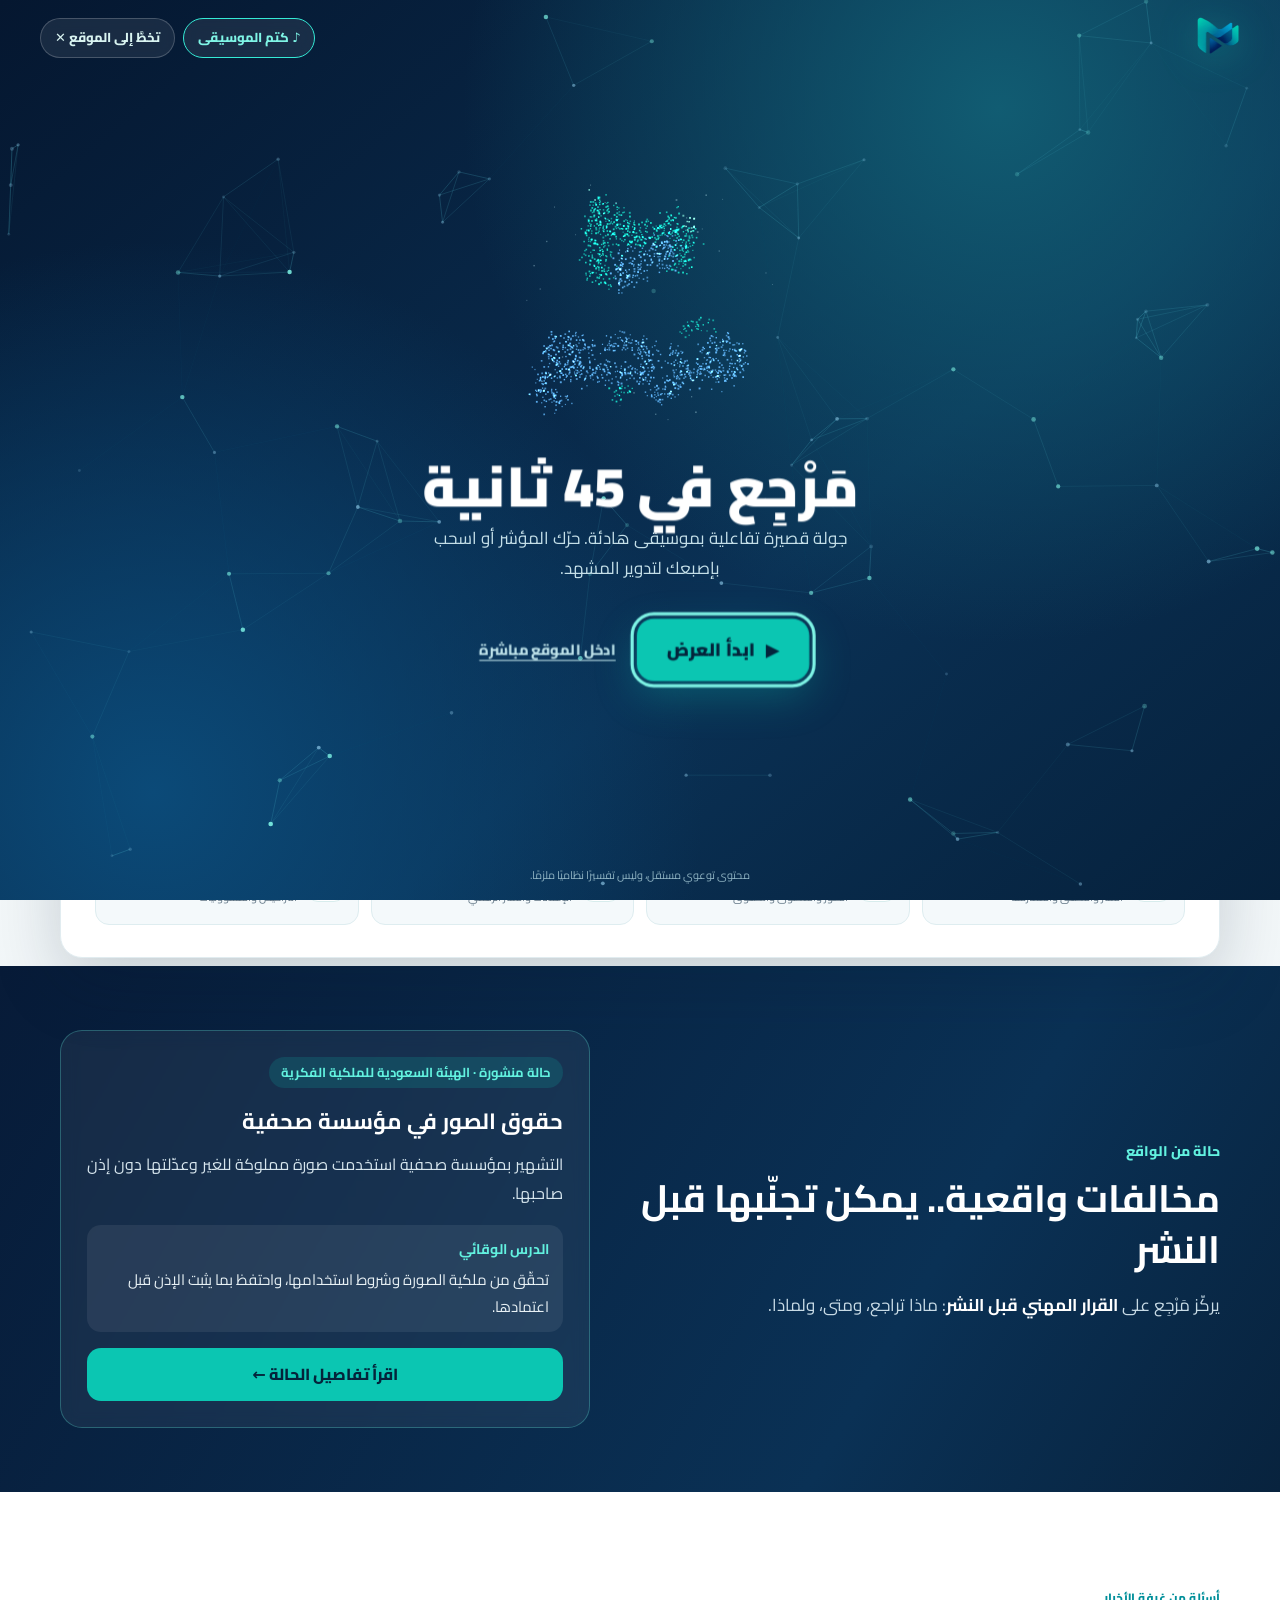
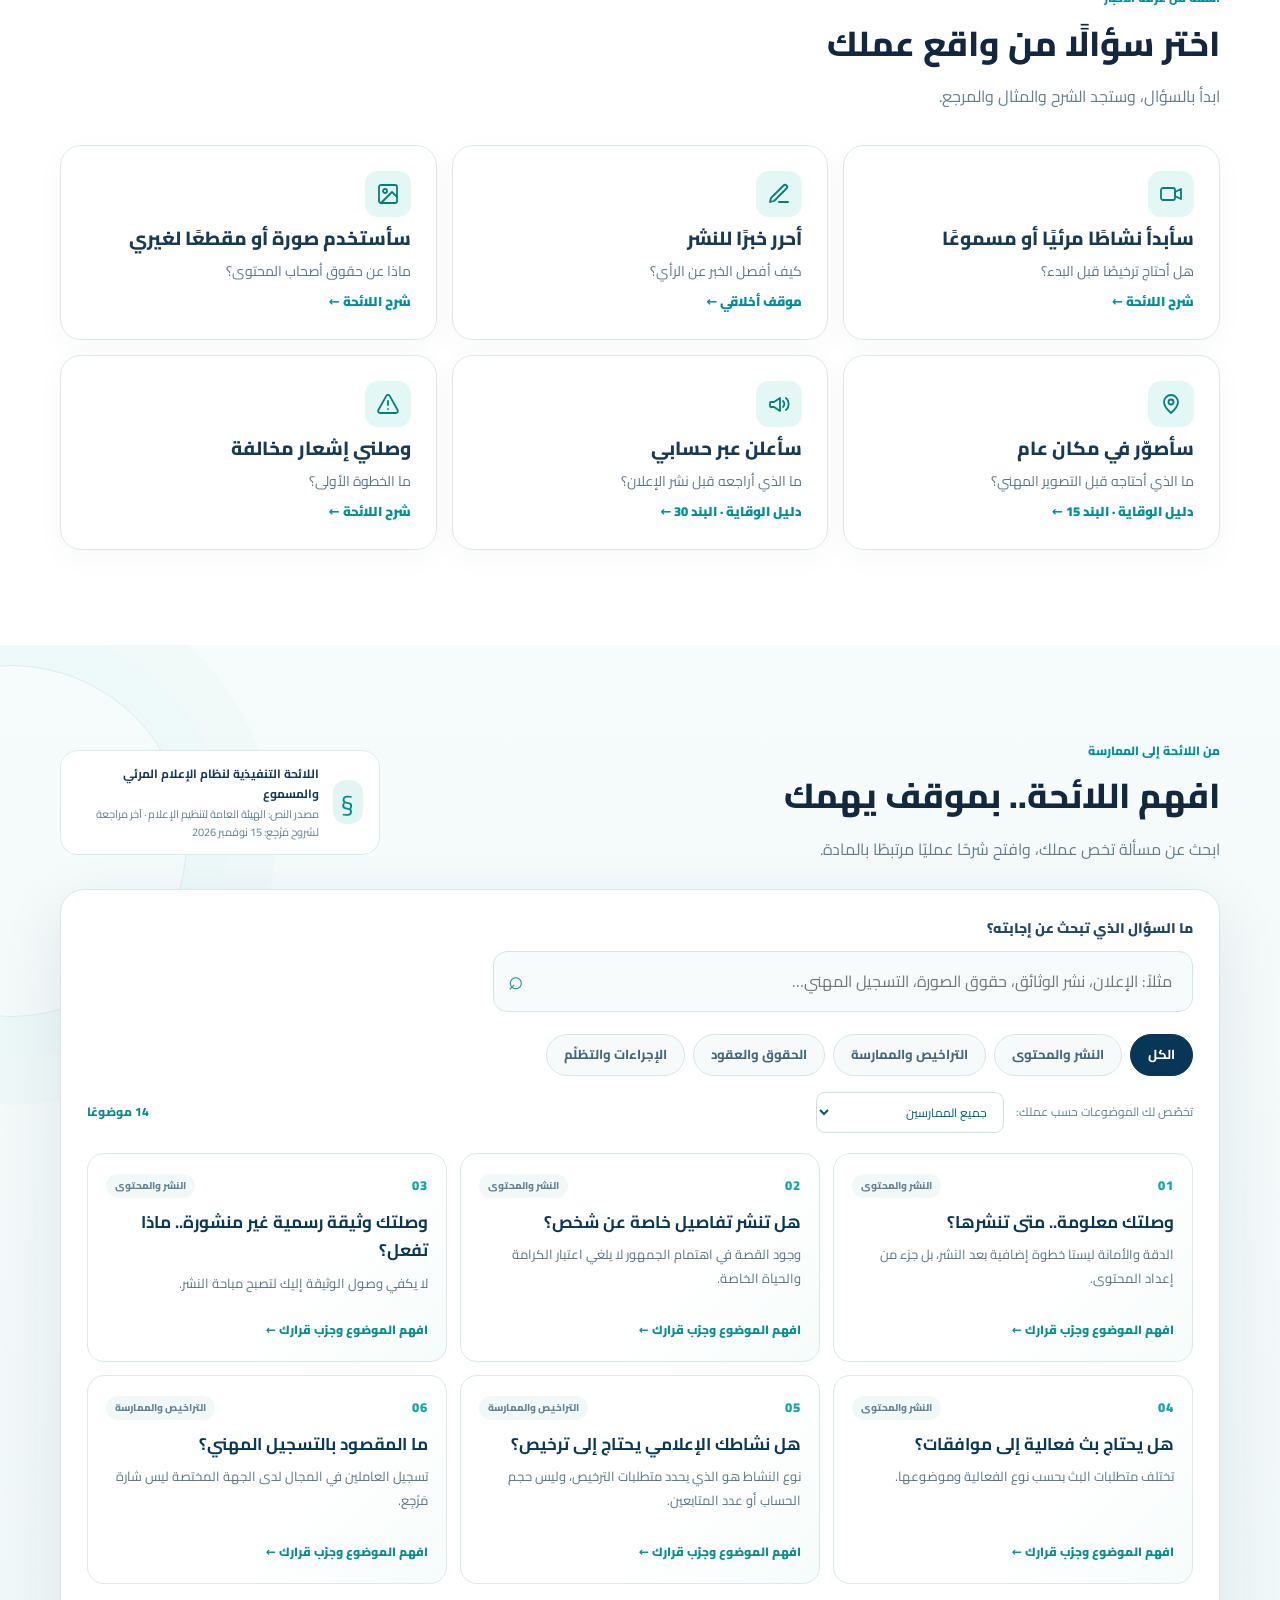
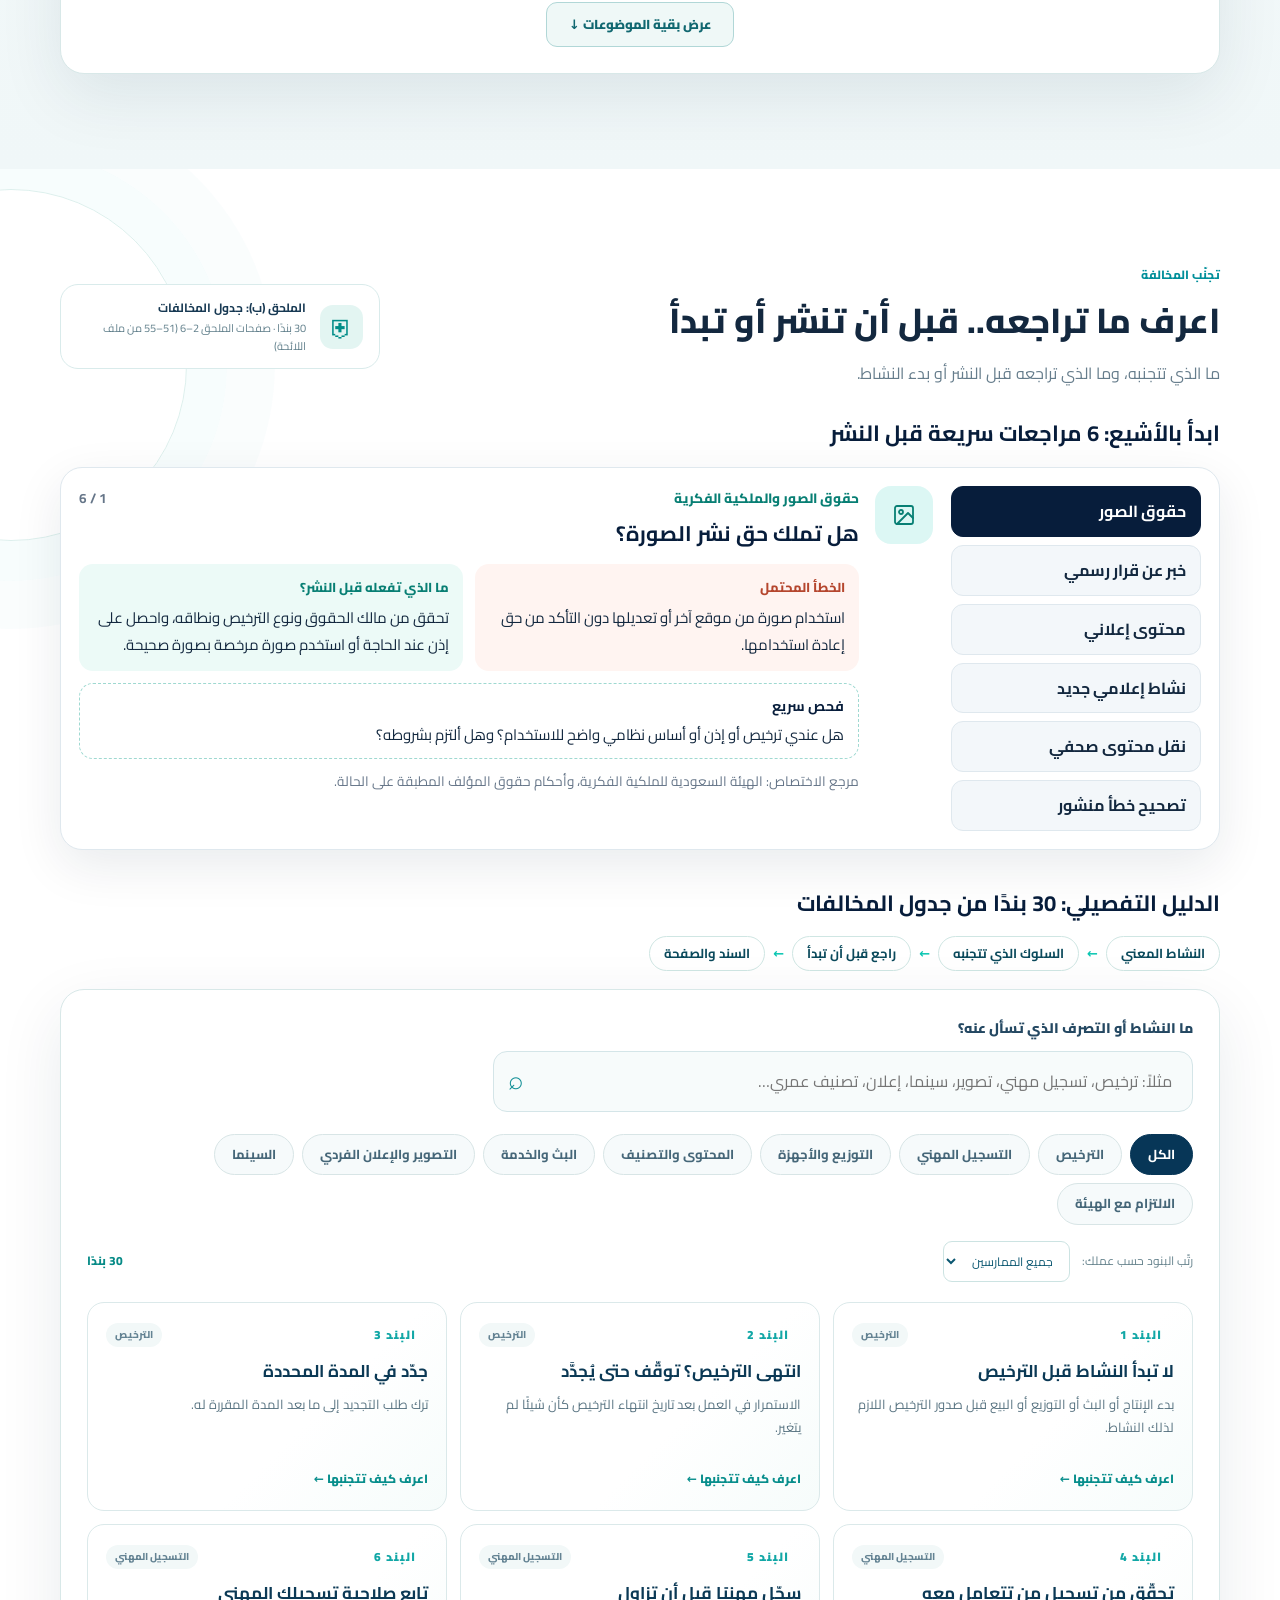
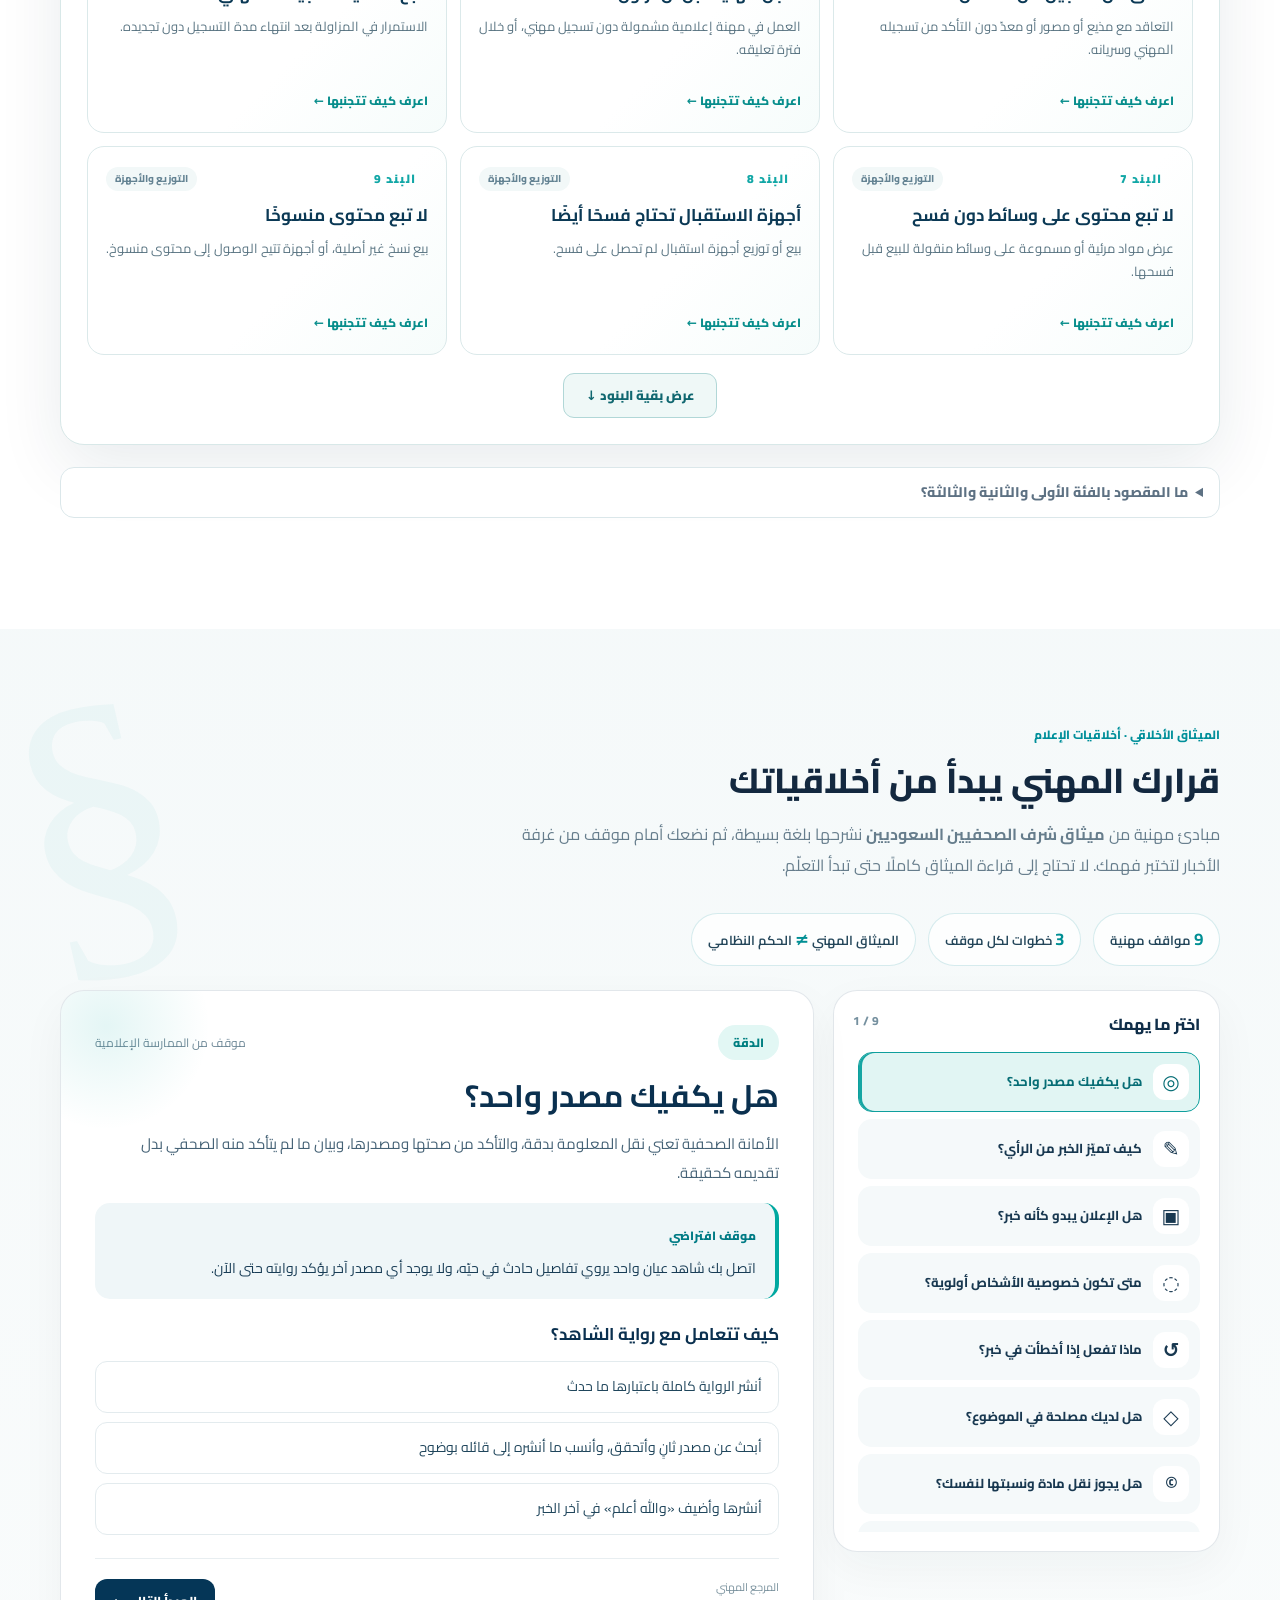
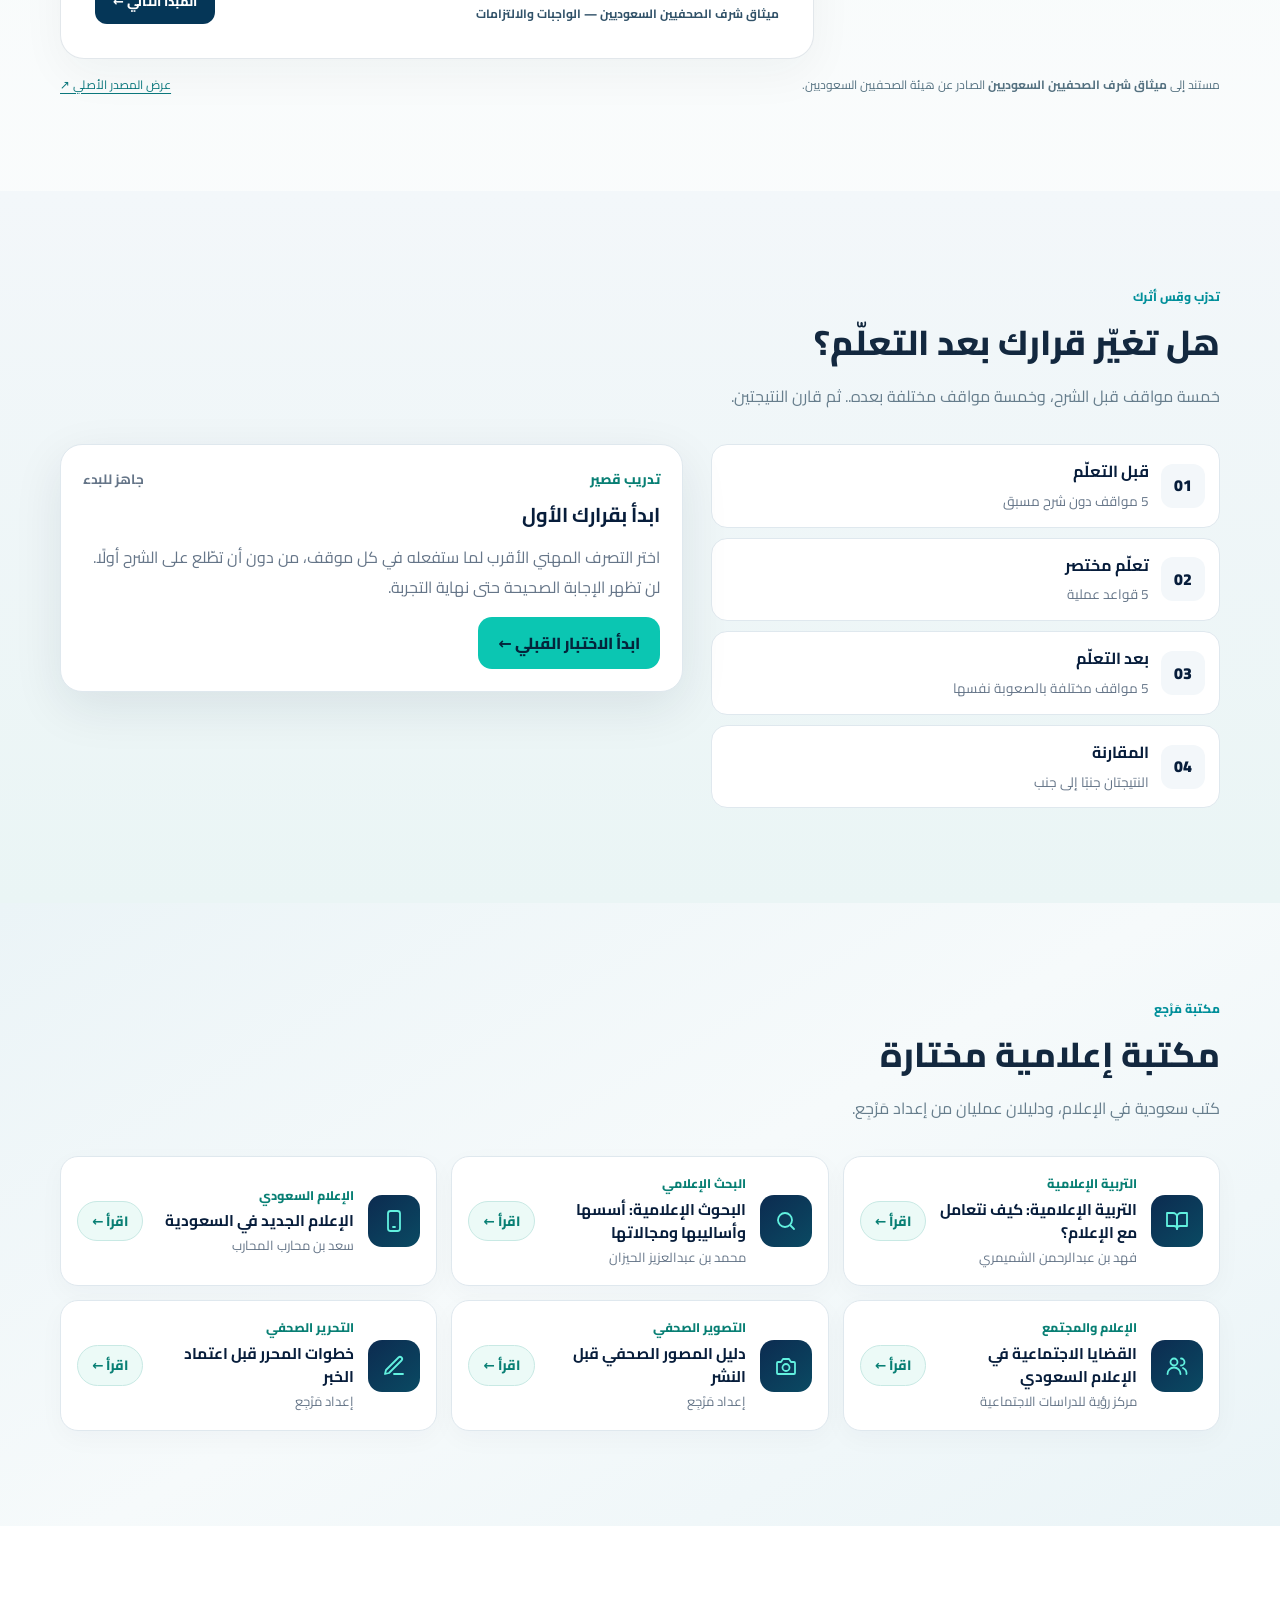
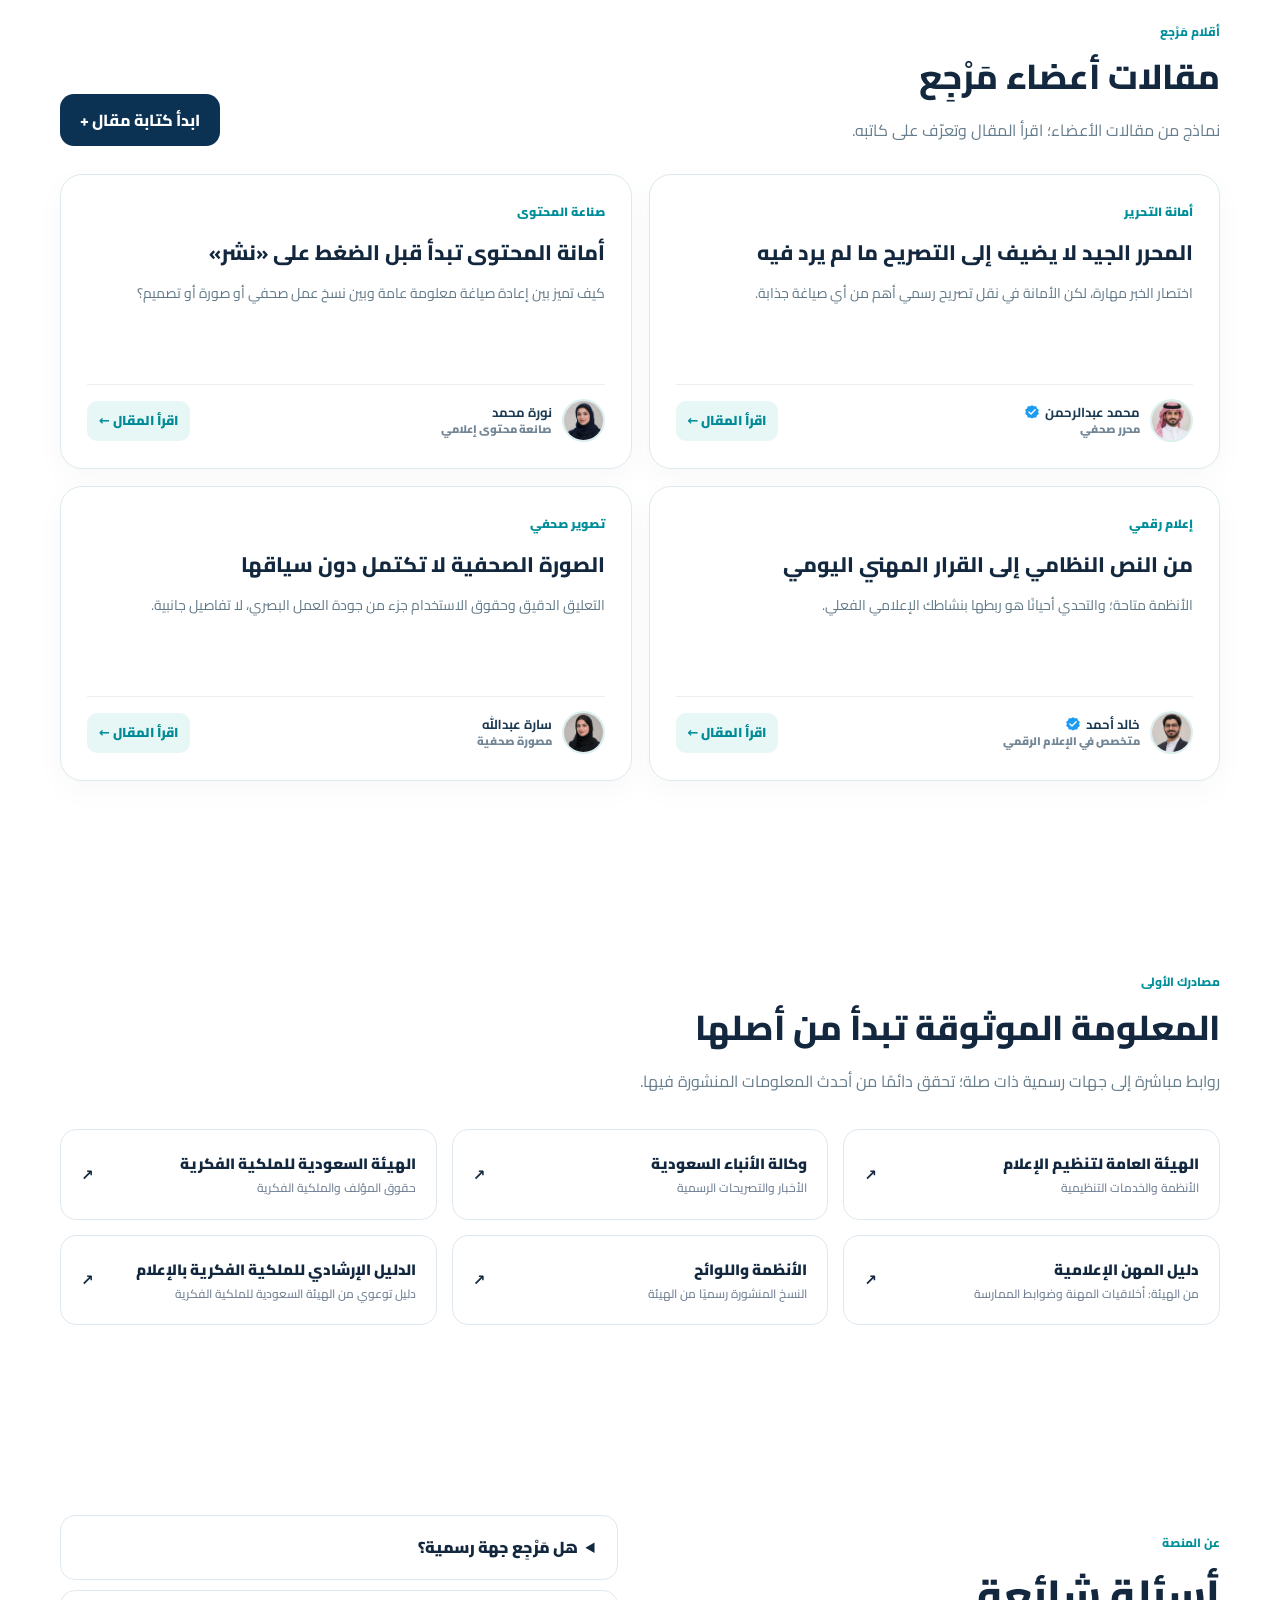
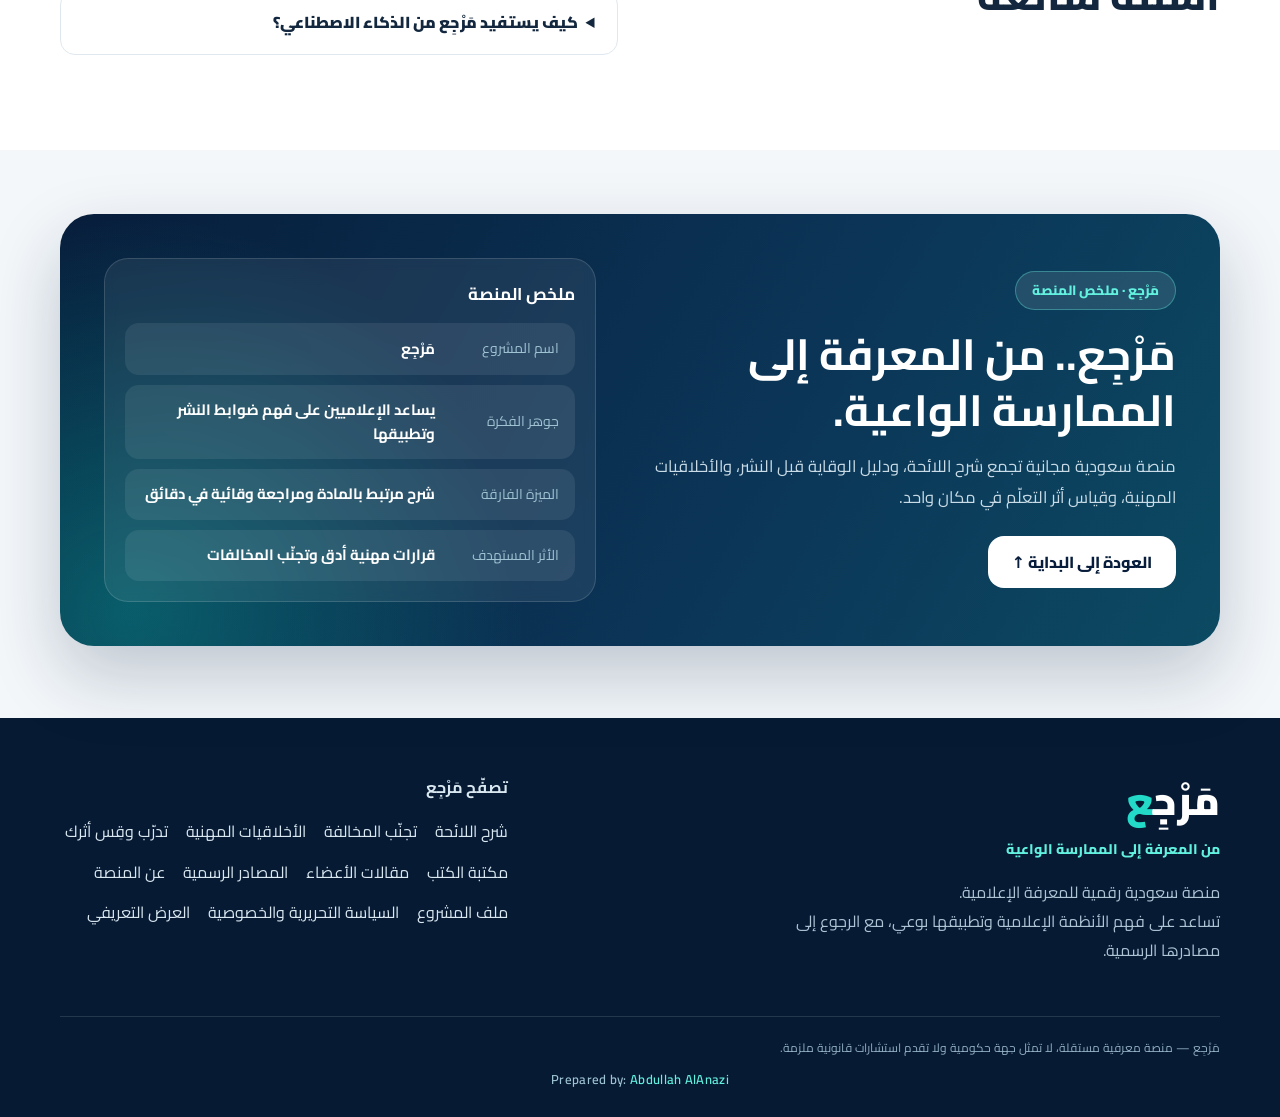
<file: index.html>
<!doctype html>
<html dir="rtl" lang="ar">
  <head>
    <meta charset="utf-8" />
    <meta content="width=device-width,initial-scale=1" name="viewport" />
    <meta content="#071d3b" name="theme-color" />
    <title>مَرْجِع | من المعرفة إلى الممارسة الواعية</title>
    <meta name="description" content="مَرْجِع منصة سعودية رقمية للمعرفة الإعلامية: شرح مبسّط للائحة، دليل لتجنّب المخالفات، أخلاقيات مهنية، مواقف تدريبية، مكتبة كتب سعودية مجانية، ومقالات مهنية؛ مع الرجوع إلى المصادر الرسمية." />
    <meta property="og:title" content="مَرْجِع | من المعرفة إلى الممارسة الواعية" />
    <meta property="og:description" content="منصة سعودية رقمية لفهم الأنظمة الإعلامية وتطبيقها بوعي." />
    <meta property="og:type" content="website" />
    <meta property="og:locale" content="ar_SA" />
    <link rel="icon" type="image/png" href="assets/mark.png" />
    <link rel="stylesheet" href="css/fonts.css" />
    <link rel="stylesheet" href="css/base.css" />
    <link rel="stylesheet" href="css/sections.css" />
    <link rel="stylesheet" href="css/upgrade.css" />
    <link rel="stylesheet" href="css/intro.css" />
    <link rel="stylesheet" href="css/v3.css" />
  </head>
  <body>
    <a class="skip-link" href="#home">تخطَّ إلى المحتوى</a>
    <div class="progress" id="progress"></div>
    <div class="topbar">منصة سعودية معرفية رقمية · مجانية للجميع · للتوعية بالممارسة الإعلامية</div>
    <header class="header">
      <nav class="nav wrap">
        <a aria-label="الصفحة الرئيسية مَرْجِع" class="brand" href="#home"><img alt="شعار مَرْجِع — المنصة المعرفية للإعلام" src="assets/logo.webp" width="720" height="233" /></a><button aria-expanded="false" aria-label="فتح القائمة" class="menu" id="menu">☰</button>
        <div class="links" id="links">
              <a href="#regulations">الأنظمة</a><a href="#prevention">تجنّب المخالفة</a><a href="#ethics">الأخلاقيات</a><a href="#quiz">التدريب</a><a href="#library">المكتبة</a><a href="#writers">المقالات</a><a href="project.html">ملف المشروع</a>
            </div>
            <button class="navcta" data-open-intro type="button"><span aria-hidden="true">▶</span> شاهد التعريف</button>
      </nav>
    </header>
    <nav aria-label="الانتقال السريع بين أقسام مَرْجِع" class="marji-rail">
          <a aria-label="الرئيسية" data-rail="home" href="#home"><span class="rail-dot"></span><span>الرئيسية</span></a>
          <a aria-label="شرح الأنظمة" data-rail="regulations" href="#regulations"><span class="rail-dot"></span><span>الأنظمة</span></a>
          <a aria-label="تجنّب المخالفة" data-rail="prevention" href="#prevention"><span class="rail-dot"></span><span>الوقاية</span></a>
          <a aria-label="الأخلاقيات المهنية" data-rail="ethics" href="#ethics"><span class="rail-dot"></span><span>الأخلاقيات</span></a>
          <a aria-label="تدرّب وقِس أثرك" data-rail="quiz" href="#quiz"><span class="rail-dot"></span><span>التدريب</span></a>
          <a aria-label="المكتبة" data-rail="library" href="#library"><span class="rail-dot"></span><span>المكتبة</span></a>
          <a aria-label="مقالات الأعضاء" data-rail="writers" href="#writers"><span class="rail-dot"></span><span>المقالات</span></a>
        </nav>
    <main>
      <section class="hero" id="home">
        <canvas aria-hidden="true" class="hero-net" id="heroNet"></canvas>
        <div aria-hidden="true" class="editorial-field">
          <span class="field-mark f1">▤</span><span class="field-mark f2">« »</span><span class="field-mark f3">§</span><span class="field-mark f4">؟</span
          ><span class="field-mark f5">▧</span
          ><svg preserveaspectratio="none" viewbox="0 0 1200 620">
            <path d="M-30 205 C250 120, 380 390, 675 225 S1020 80,1230 180"></path>
            <path d="M-30 500 C220 360, 530 590, 720 390 S1050 280,1220 400"></path>
          </svg>
          <div class="marji-type-mosaic"><span>تحرير</span><span>معرفة</span><span>تحقق</span><span>حقوق</span><span>إعلام</span></div>
        </div>
        <div class="orb a"></div>
        <div class="orb b"></div>
        <div class="wrap hero-grid marji-hero-grid">
          <div>
            <span class="eyebrow">منصة سعودية رقمية للمعرفة الإعلامية</span>
            <h1>الأنظمة متاحة.<br /><em>ومعرفة تطبيقها تصنع الفارق.</em></h1>
            <p>
              مَرْجِع منصة سعودية رقمية ومجانية، تساعد الصحفيين والمصورين وصنّاع المحتوى على تحويل الضوابط الإعلامية إلى خطوات عملية قبل النشر، عبر شروح موثقة
              ومواقف تطبيقية واختبارات قصيرة.
            </p>
            <div class="actions"><a class="btn primary" href="#regulations">ابدأ بفهم الأنظمة ←</a><a class="btn secondary" href="#prevention">تجنّب المخالفة</a><button class="btn ghost" data-open-intro type="button"><span aria-hidden="true" class="play-dot">▶</span> التعريف في 45 ثانية</button></div>
            <div class="hero-hint">توعية وتعلّم مهني · لا يحل محل الجهات التنظيمية أو نصوصها الرسمية</div>
          </div>
          <div aria-hidden="true" class="hero-art">
            <div class="ring"></div>
            <canvas class="mark-dots" id="markDots"></canvas>
          </div>
        </div>
      </section>
      <div aria-label="ابدأ من تخصصك" class="marji-entry-panel" id="marjiEntry">
        <div class="marji-entry-head">
          <div>
            <span class="entry-kicker">نقطة بداية سهلة</span>
            <h2>وش مجالك في الإعلام؟</h2>
            <p>اختر تخصصك؛ نرتّب لك شروح اللائحة ودليل تجنّب المخالفة بحسب عملك.</p>
          </div>
          <span class="entry-counter">4 تخصصات</span>
        </div>
        <div class="marji-role-grid">
          <button class="marji-role" data-marji-role="محرر" type="button">
            <span aria-hidden="true" class="role-icon">✎</span><span><strong>محرر أو صحفي</strong><small>النشر والتحقق والممارسة</small></span
            ><span class="role-arrow">↗</span>
          </button>
          <button class="marji-role" data-marji-role="مصور" type="button">
            <span aria-hidden="true" class="role-icon">◎</span><span><strong>مصور إعلامي</strong><small>الصور والمحتوى والحقوق</small></span
            ><span class="role-arrow">↗</span>
          </button>
          <button class="marji-role" data-marji-role="صانع محتوى" type="button">
            <span aria-hidden="true" class="role-icon">▷</span><span><strong>صانع محتوى</strong><small>الإعلانات والنشر الرقمي</small></span
            ><span class="role-arrow">↗</span>
          </button>
          <button class="marji-role" data-marji-role="رئيس تحرير" type="button">
            <span aria-hidden="true" class="role-icon">▤</span><span><strong>مسؤول منشأة</strong><small>التراخيص والمسؤوليات</small></span
            ><span class="role-arrow">↗</span>
          </button>
        </div>
      </div>
      <section aria-labelledby="proofTitle" class="proof-band" id="evidence">
        <div class="wrap proof-layout">
          <div class="proof-copy reveal">
            <span class="proof-eyebrow">حالة من الواقع</span>
            <h2 id="proofTitle">مخالفات واقعية.. يمكن تجنّبها قبل النشر</h2>
            <p>يركّز مَرْجِع على <strong>القرار المهني قبل النشر</strong>: ماذا تراجع، ومتى، ولماذا.</p>
          </div>
          <article aria-labelledby="proofCaseTitle" class="proof-case reveal">
            <span class="proof-label">حالة منشورة · الهيئة السعودية للملكية الفكرية</span>
            <h3 id="proofCaseTitle">حقوق الصور في مؤسسة صحفية</h3>
            <p>التشهير بمؤسسة صحفية استخدمت صورة مملوكة للغير وعدّلتها دون إذن صاحبها.</p>
            <div class="proof-lesson"><strong>الدرس الوقائي</strong><span>تحقّق من ملكية الصورة وشروط استخدامها، واحتفظ بما يثبت الإذن قبل اعتمادها.</span></div>
            <button class="btn primary" data-open-case type="button">اقرأ تفاصيل الحالة ←</button>
          </article>
        </div>
      </section>
          <section class="section alt" id="topics">
        <div class="wrap">
          <div class="section-head reveal">
            <div class="kicker">أسئلة من غرفة الأخبار</div>
            <h2>اختر سؤالًا من واقع عملك</h2>
            <p class="lead">ابدأ بالسؤال، وستجد الشرح والمثال والمرجع.</p>
          </div>
          <div class="quick-grid">
                <button class="quick-card reveal" data-go-lesson="license" type="button"><span class="quick-icon"><svg aria-hidden="true" class="ui-ic" viewBox="0 0 24 24" fill="none" stroke="currentColor" stroke-width="1.8" stroke-linecap="round" stroke-linejoin="round"><rect x="2" y="6" width="14" height="12" rx="2"/><path d="m16 10 6-3v10l-6-3z"/></svg></span><strong>سأبدأ نشاطًا مرئيًا أو مسموعًا</strong><small>هل أحتاج ترخيصًا قبل البدء؟</small><span class="quick-go">شرح اللائحة ←</span></button>
                <button class="quick-card reveal" data-go-ethics="opinion" type="button"><span class="quick-icon"><svg aria-hidden="true" class="ui-ic" viewBox="0 0 24 24" fill="none" stroke="currentColor" stroke-width="1.8" stroke-linecap="round" stroke-linejoin="round"><path d="M12 20h9"/><path d="M16.5 3.5a2.1 2.1 0 0 1 3 3L7 19l-4 1 1-4z"/></svg></span><strong>أحرر خبرًا للنشر</strong><small>كيف أفصل الخبر عن الرأي؟</small><span class="quick-go">موقف أخلاقي ←</span></button>
                <button class="quick-card reveal" data-go-lesson="rights" type="button"><span class="quick-icon"><svg aria-hidden="true" class="ui-ic" viewBox="0 0 24 24" fill="none" stroke="currentColor" stroke-width="1.8" stroke-linecap="round" stroke-linejoin="round"><rect x="3" y="3" width="18" height="18" rx="2"/><circle cx="9" cy="9" r="2"/><path d="m21 15-5-5L5 21"/></svg></span><strong>سأستخدم صورة أو مقطعًا لغيري</strong><small>ماذا عن حقوق أصحاب المحتوى؟</small><span class="quick-go">شرح اللائحة ←</span></button>
                <button class="quick-card reveal" data-go-prevent="15" type="button"><span class="quick-icon"><svg aria-hidden="true" class="ui-ic" viewBox="0 0 24 24" fill="none" stroke="currentColor" stroke-width="1.8" stroke-linecap="round" stroke-linejoin="round"><path d="M12 21s-7-6.1-7-11a7 7 0 0 1 14 0c0 4.9-7 11-7 11z"/><circle cx="12" cy="10" r="2.5"/></svg></span><strong>سأصوّر في مكان عام</strong><small>ما الذي أحتاجه قبل التصوير المهني؟</small><span class="quick-go">دليل الوقاية · البند 15 ←</span></button>
                <button class="quick-card reveal" data-go-prevent="30" type="button"><span class="quick-icon"><svg aria-hidden="true" class="ui-ic" viewBox="0 0 24 24" fill="none" stroke="currentColor" stroke-width="1.8" stroke-linecap="round" stroke-linejoin="round"><path d="M3 11v3a1 1 0 0 0 1 1h3l6 4V6L7 10H4a1 1 0 0 0-1 1z"/><path d="M16 9a4 4 0 0 1 0 6"/><path d="M19 6a8 8 0 0 1 0 12"/></svg></span><strong>سأعلن عبر حسابي</strong><small>ما الذي أراجعه قبل نشر الإعلان؟</small><span class="quick-go">دليل الوقاية · البند 30 ←</span></button>
                <button class="quick-card reveal" data-go-lesson="sanctions" type="button"><span class="quick-icon"><svg aria-hidden="true" class="ui-ic" viewBox="0 0 24 24" fill="none" stroke="currentColor" stroke-width="1.8" stroke-linecap="round" stroke-linejoin="round"><path d="M10.3 3.9 2.4 18a2 2 0 0 0 1.7 3h15.8a2 2 0 0 0 1.7-3L13.7 3.9a2 2 0 0 0-3.4 0z"/><path d="M12 9v4M12 17h.01"/></svg></span><strong>وصلني إشعار مخالفة</strong><small>ما الخطوة الأولى؟</small><span class="quick-go">شرح اللائحة ←</span></button>
              </div>
            </div>
          </section>
          <section aria-labelledby="mr-reg-heading" class="section mr-reg-section" id="regulations">
        <div class="wrap">
          <div class="mr-reg-head reveal">
            <div>
              <div class="kicker">من اللائحة إلى الممارسة</div>
              <h2 id="mr-reg-heading">افهم اللائحة.. بموقف يهمك</h2>
              <p class="lead">ابحث عن مسألة تخص عملك، وافتح شرحًا عمليًا مرتبطًا بالمادة.</p>
            </div>
            <div class="mr-reg-doc">
              <span class="mr-reg-doc-icon">§</span>
              <div><b>اللائحة التنفيذية لنظام الإعلام المرئي والمسموع</b><small>مصدر النص: الهيئة العامة لتنظيم الإعلام · آخر مراجعة لشروح مَرْجِع: 15 نوفمبر 2026</small></div>
            </div>
          </div>
          <div class="mr-reg-shell reveal">
            <div class="mr-reg-search">
              <label for="mrRegQuery">ما السؤال الذي تبحث عن إجابته؟</label
              ><input autocomplete="off" id="mrRegQuery" placeholder="مثلاً: الإعلان، نشر الوثائق، حقوق الصورة، التسجيل المهني…" type="search" /><span>⌕</span>
            </div>
            <div aria-label="تصنيف موضوعات اللائحة" class="mr-reg-chips" role="group">
              <button aria-pressed="true" class="is-on" data-mr-category="الكل" type="button">الكل</button
              ><button aria-pressed="false" data-mr-category="النشر والمحتوى" type="button">النشر والمحتوى</button
              ><button aria-pressed="false" data-mr-category="التراخيص والممارسة" type="button">التراخيص والممارسة</button
              ><button aria-pressed="false" data-mr-category="الحقوق والعقود" type="button">الحقوق والعقود</button
              ><button aria-pressed="false" data-mr-category="المخالفات والإجراءات" type="button">الإجراءات والتظلّم</button>
            </div>
            <div class="mr-reg-filters">
              <span>تخصّص لك الموضوعات حسب عملك:</span
              ><select aria-label="التخصص المهني" id="mrRegAudience">
                <option value="الكل">جميع الممارسين</option>
                <option value="محرر">محرر صحفي</option>
                <option value="مصور">مصور</option>
                <option value="صانع محتوى">صانع محتوى</option>
                <option value="رئيس تحرير">رئيس تحرير أو مسؤول منشأة</option></select
              ><span aria-live="polite" class="mr-count" id="mrRegCount"></span>
            </div>
            <div class="mr-reg-cards" id="mrRegCards"></div>
            <div class="mr-reg-empty" hidden="" id="mrRegEmpty">ما لقينا موضوعًا يطابق البحث. جرّب كلمة أقصر.</div>
            <div class="mr-more-row"><button id="mrRegMore" type="button">عرض بقية الموضوعات ↓</button></div>
          </div>
        </div>
      </section>
      <dialog aria-labelledby="mrRegDialogTitle" class="mr-reg-dialog" id="mrRegDialog">
        <div class="mr-reg-dialog-top">
          <div><small>مَرْجِع | شرح تطبيقي للائحة</small><strong id="mrRegDialogTitle"></strong></div>
          <button aria-label="إغلاق الشرح" id="mrRegClose" type="button">×</button>
        </div>
        <div class="mr-reg-dialog-body">
          <div class="mr-reg-scope" id="mrRegDialogScope"></div>
          <div aria-label="خطوات الفهم" class="mr-reg-toggles" role="tablist">
            <button aria-selected="true" class="is-on" data-mr-tab="meaning" type="button">1 · الفهم</button
            ><button aria-selected="false" data-mr-tab="story" type="button">2 · التطبيق</button
            ><button aria-selected="false" data-mr-tab="quiz" type="button">3 · اختبر نفسك</button
            ><button aria-selected="false" data-mr-tab="source" type="button">4 · المادة</button>
          </div>
          <div class="mr-reg-pane" id="mrRegPanelMeaning">
            <h3>ما معنى هذا لك؟</h3>
            <p id="mrRegMeaning"></p>
            <h4>قبل أن تتخذ القرار</h4>
            <ol id="mrRegSteps"></ol>
            <button class="mr-reg-next" data-mr-next="story" type="button">شاهد مثالًا من الواقع ←</button>
          </div>
          <div class="mr-reg-pane" hidden="" id="mrRegPanelStory">
            <h3>موقف من العمل</h3>
            <p id="mrRegStory"></p>
            <button class="mr-reg-next" data-mr-next="quiz" type="button">جرّب القرار ←</button>
          </div>
          <div class="mr-reg-pane" hidden="" id="mrRegPanelQuiz">
            <h3 id="mrRegQuestion"></h3>
            <div class="mr-reg-options" id="mrRegOptions"></div>
            <div class="mr-reg-feedback" hidden="" id="mrRegFeedback"></div>
            <button class="mr-reg-next" data-mr-next="source" type="button">اعرف المادة المرتبطة ←</button>
          </div>
          <div class="mr-reg-pane" hidden="" id="mrRegPanelSource">
            <h3>من أين جاءت المعلومة؟</h3>
            <div class="mr-reg-sourcecard">
              <b id="mrRegArticle"></b><span id="mrRegChapter"></span><span class="mr-page" id="mrRegPage"></span>
              <p id="mrRegScopeNote"></p>
            </div>
            <p class="mr-reg-sourcehint">رقم الصفحة يشير إلى ملف اللائحة المنشور (56 صفحة). هذا ربط تعليمي بالمادة ولا ينقل النص الرسمي كاملًا؛ النص وتحديثاته لدى الجهة المختصة.</p>
            <a
              class="mr-reg-official"
              href="https://gmedia.gov.sa/media/gmedia-portal/Gamr_Assets/%D8%A7%D9%84%D9%84%D8%A7%D9%8A%D9%94%D8%AD%D8%A9.pdf"
              rel="noopener noreferrer"
              target="_blank"
              >راجع نسخة اللائحة لدى الهيئة ↗ <small>رابط اختياري للتحقق، والمحتوى المبسط متاح داخل مَرْجِع</small></a
            >
          </div>
        </div>
        <div class="mr-reg-dialog-footer"><span id="mrRegStepLabel">الخطوة 1 من 4</span><button id="mrRegFooterClose" type="button">العودة إلى الموضوعات</button></div>
      </dialog>

      <section aria-labelledby="pvHeading" class="section alt mr-reg-section pv-section" id="prevention">
            <div class="wrap">
              <div class="mr-reg-head reveal">
                <div>
                  <div class="kicker">تجنّب المخالفة</div>
                  <h2 id="pvHeading">اعرف ما تراجعه.. قبل أن تنشر أو تبدأ</h2>
                  <p class="lead">ما الذي تتجنبه، وما الذي تراجعه قبل النشر أو بدء النشاط.</p>
                </div>
                <div class="mr-reg-doc">
                  <span class="mr-reg-doc-icon">⛨</span>
                  <div><b>الملحق (ب): جدول المخالفات</b><small>30 بندًا · صفحات الملحق 2–6 (51–55 من ملف اللائحة)</small></div>
                </div>
              </div>
              <div class="qc-block reveal" id="quickChecks">
                <div class="qc-title"><h3>ابدأ بالأشيع: 6 مراجعات سريعة قبل النشر</h3></div>
                <div class="qc-shell">
                  <div aria-label="اختر الموقف المهني" class="qc-tabs" role="group">
                    <button aria-pressed="true" data-qc="0" type="button">حقوق الصور</button>
                    <button aria-pressed="false" data-qc="1" type="button">خبر عن قرار رسمي</button>
                    <button aria-pressed="false" data-qc="2" type="button">محتوى إعلاني</button>
                    <button aria-pressed="false" data-qc="3" type="button">نشاط إعلامي جديد</button>
                    <button aria-pressed="false" data-qc="4" type="button">نقل محتوى صحفي</button>
                    <button aria-pressed="false" data-qc="5" type="button">تصحيح خطأ منشور</button>
                  </div>
                  <div aria-live="polite" class="qc-spot">
                    <div aria-hidden="true" class="qc-icon" id="qcIcon"></div>
                    <div>
                      <div class="qc-meta"><span id="qcGroup"></span><b id="qcCount"></b></div>
                      <h4 id="qcHeading"></h4>
                      <div class="qc-fields">
                        <div class="qc-field qc-risk"><small>الخطأ المحتمل</small><p id="qcRisk"></p></div>
                        <div class="qc-field qc-act"><small>ما الذي تفعله قبل النشر؟</small><p id="qcAction"></p></div>
                      </div>
                      <div class="qc-check"><strong>فحص سريع</strong><span id="qcCheck"></span></div>
                      <p class="qc-source" id="qcSource"></p>
                    </div>
                  </div>
                </div>
              </div>
              <h3 class="pv-detail-title reveal">الدليل التفصيلي: 30 بندًا من جدول المخالفات</h3>
              <div class="pv-flow reveal" aria-hidden="true"><span>النشاط المعني</span><i>←</i><span>السلوك الذي تتجنبه</span><i>←</i><span>راجع قبل أن تبدأ</span><i>←</i><span>السند والصفحة</span></div>
              <div class="mr-reg-shell reveal">
                <div class="mr-reg-search">
                  <label for="pvQuery">ما النشاط أو التصرف الذي تسأل عنه؟</label
                  ><input autocomplete="off" id="pvQuery" placeholder="مثلاً: ترخيص، تسجيل مهني، تصوير، سينما، إعلان، تصنيف عمري…" type="search" /><span>⌕</span>
                </div>
                <div aria-label="تصنيف بنود الوقاية بحسب النشاط" class="mr-reg-chips" id="pvChips" role="group"></div>
                <div class="mr-reg-filters">
                  <span>رتّب البنود حسب عملك:</span
                  ><select aria-label="التخصص المهني" id="pvAudience">
                    <option value="الكل">جميع الممارسين</option>
                    <option value="محرر">محرر صحفي</option>
                    <option value="مصور">مصور</option>
                    <option value="صانع محتوى">صانع محتوى</option>
                    <option value="رئيس تحرير">مسؤول منشأة</option></select
                  ><span aria-live="polite" class="mr-count" id="pvCount"></span>
                </div>
                <div class="mr-reg-cards" id="pvCards"></div>
                <div class="mr-reg-empty" hidden id="pvEmpty">ما لقينا بندًا يطابق البحث. جرّب كلمة أقصر.</div>
                <div class="mr-more-row"><button id="pvMore" type="button">عرض بقية البنود ↓</button></div>
              </div>
              <details class="pv-cats reveal">
                <summary>ما المقصود بالفئة الأولى والثانية والثالثة؟</summary>
                <p>يصنّف الملحق الأنشطة إلى ثلاث فئات، ولكل فئة حدّ أدنى مختلف للغرامة في بعض البنود (صفحة 6 من الملحق).</p>
                <div class="pv-cats-grid" id="pvCats"></div>
              </details>
            </div>
          </section>
          <dialog aria-labelledby="pvDialogTitle" class="mr-reg-dialog pv-dialog" id="pvDialog">
            <div class="mr-reg-dialog-top">
              <div><small id="pvDialogKicker">مَرْجِع | دليل تجنّب المخالفة</small><strong id="pvDialogTitle"></strong></div>
              <button aria-label="إغلاق" id="pvClose" type="button">×</button>
            </div>
            <div class="mr-reg-dialog-body">
              <div class="mr-reg-scope" id="pvScope"></div>
              <div aria-label="خطوات الوقاية" class="mr-reg-toggles" role="tablist">
                <button aria-selected="true" class="is-on" data-pv-tab="avoid" type="button">1 · تجنّب</button
                ><button aria-selected="false" data-pv-tab="check" type="button">2 · راجع</button
                ><button aria-selected="false" data-pv-tab="source" type="button">3 · السند</button>
              </div>
              <div class="mr-reg-pane" id="pvPanelAvoid">
                <h3>السلوك الذي تتجنبه</h3>
                <p id="pvAvoid"></p>
                <h4>من يعنيه هذا البند؟</h4>
                <p id="pvWho"></p>
                <button class="mr-reg-next" data-pv-next="check" type="button">ماذا أراجع قبل أن أبدأ؟ ←</button>
              </div>
              <div class="mr-reg-pane" hidden id="pvPanelCheck">
                <h3>راجع قبل النشر أو المزاولة</h3>
                <ol class="pv-checklist" id="pvSteps"></ol>
                <button class="mr-reg-next" data-pv-next="source" type="button">اعرف السند ←</button>
              </div>
              <div class="mr-reg-pane" hidden id="pvPanelSource">
                <h3>من أين جاءت المعلومة؟</h3>
                <div class="mr-reg-sourcecard">
                  <b id="pvRef"></b><span id="pvPage"></span>
                  <p class="pv-quote" id="pvText"></p>
                </div>
                <p class="pv-link" id="pvLink"></p>
                <details class="pv-penalty">
                  <summary>الجزاء كما ورد في الجدول</summary>
                  <table class="pv-fines"><thead><tr><th>الفئة الأولى</th><th>الفئة الثانية</th><th>الفئة الثالثة</th></tr></thead><tbody><tr><td id="pvF1"></td><td id="pvF2"></td><td id="pvF3"></td></tr></tbody></table>
                  <p class="pv-action" id="pvAction"></p>
                  <p class="mr-reg-sourcehint">الجدول معنون بـ«الحد الأدنى للغرامات». الخانة الفارغة تعني أن الجدول لم يذكر مبلغًا لتلك الفئة.</p>
                </details>
                <a class="mr-reg-official" id="pvOfficial" rel="noopener noreferrer" target="_blank" href="#">راجع نسخة اللائحة لدى الهيئة ↗ <small>للتحقق من النص الساري وتحديثاته</small></a>
              </div>
            </div>
            <div class="mr-reg-dialog-footer"><span id="pvStepLabel">الخطوة 1 من 4</span><button id="pvFooterClose" type="button">العودة إلى البنود</button></div>
          </dialog>

          <section class="section eth-section" id="ethics" aria-labelledby="ethicsTitle">
        <div class="wrap">
          <div class="section-head reveal eth-header">
            <div class="kicker">الميثاق الأخلاقي · أخلاقيات الإعلام</div>
            <h2 id="ethicsTitle">قرارك المهني يبدأ من أخلاقياتك</h2>
            <p class="lead">
              مبادئ مهنية من <strong>ميثاق شرف الصحفيين السعوديين</strong> نشرحها بلغة بسيطة، ثم نضعك أمام موقف من غرفة الأخبار لتختبر فهمك. لا تحتاج إلى قراءة الميثاق
              كاملًا حتى تبدأ التعلّم.
            </p>
          </div>
          <div class="eth-stat-strip reveal">
            <span><b>9</b> مواقف مهنية</span><span><b>3</b> خطوات لكل موقف</span><span>الميثاق المهني <b>≠</b> الحكم النظامي</span>
          </div>
          <div class="eth-layout reveal">
            <div class="eth-picker" aria-label="موضوعات الأخلاقيات المهنية">
              <div class="eth-picker-title"><span>اختر ما يهمك</span><span id="ethProgress">1 / 9</span></div>
              <div id="ethTopics" class="eth-topics"></div>
            </div>
            <article class="eth-focus" aria-live="polite">
              <div class="eth-topline"><span id="ethTag">الدقة</span><span class="eth-micro">موقف من الممارسة الإعلامية</span></div>
              <h3 id="ethTitle">هل تتحقق من الخبر قبل نشره؟</h3>
              <p id="ethDesc"></p>
              <div class="eth-scenario">
                <span class="eth-label">موقف افتراضي</span>
                <p id="ethExample"></p>
              </div>
              <div class="eth-question">
                <strong id="ethQuestion">ما التصرف المهني الأنسب؟</strong>
                <div class="eth-choices" id="ethChoices"></div>
                <div id="ethFeedback" class="eth-feedback" aria-live="polite" hidden></div>
              </div>
              <div class="eth-bottom">
                <div><small>المرجع المهني</small><strong id="ethSource">ميثاق شرف الصحفيين السعوديين</strong></div>
                <button id="ethNext" type="button">المبدأ التالي ←</button>
              </div>
            </article>
          </div>
          <div class="eth-reference reveal">
                <span>مستند إلى <b>ميثاق شرف الصحفيين السعوديين</b> الصادر عن هيئة الصحفيين السعوديين.</span
            ><a
              href="https://www.sju.org.sa/page/honor-code"
              target="_blank"
              rel="noopener noreferrer"
              aria-label="الاطلاع اختياريًا على الميثاق الأصلي لدى هيئة الصحفيين السعوديين"
              >عرض المصدر الأصلي ↗</a
            >
          </div>
        </div>
      </section>
      <section aria-labelledby="asTitle" class="section quiz-section" id="quiz">
            <div class="wrap">
              <div class="section-head reveal">
                <div class="kicker">تدرّب وقِس أثرك</div>
                <h2 id="asTitle">هل تغيّر قرارك بعد التعلّم؟</h2>
                <p class="lead">خمسة مواقف قبل الشرح، وخمسة مواقف مختلفة بعده.. ثم قارن النتيجتين.</p>
              </div>
              <div class="as-layout">
                <ol class="as-steps reveal">
                  <li class="as-step"><span>01</span><div><b>قبل التعلّم</b><small>5 مواقف دون شرح مسبق</small></div></li>
                  <li class="as-step"><span>02</span><div><b>تعلّم مختصر</b><small>5 قواعد عملية</small></div></li>
                  <li class="as-step"><span>03</span><div><b>بعد التعلّم</b><small>5 مواقف مختلفة بالصعوبة نفسها</small></div></li>
                  <li class="as-step"><span>04</span><div><b>المقارنة</b><small>النتيجتان جنبًا إلى جنب</small></div></li>
                </ol>
                <div class="as-panel reveal" aria-live="polite">
                  <div class="as-head"><span id="asStage">تدريب قصير</span><b id="asCounter">جاهز للبدء</b></div>
                  <div id="asBody"></div>
                  <div class="as-foot"><button class="btn primary" id="asNext" type="button">ابدأ الاختبار القبلي ←</button><button class="btn ghost-dark" id="asReset" type="button" hidden>إعادة التجربة</button></div>
                </div>
              </div>
            </div>
          </section>
          <section class="section alt" id="library">
        <div class="wrap">
          <div class="section-head reveal">
            <div class="kicker">مكتبة مَرْجِع</div>
            <h2>مكتبة إعلامية مختارة</h2>
            <p class="lead">كتب سعودية في الإعلام، ودليلان عمليان من إعداد مَرْجِع.</p>
          </div>
          <div class="lib-grid">
            <article class="lib-card reveal">
              <span class="lib-ic"><svg aria-hidden="true" class="ui-ic" viewBox="0 0 24 24" fill="none" stroke="currentColor" stroke-width="1.8" stroke-linecap="round" stroke-linejoin="round"><path d="M2 4h6a4 4 0 0 1 4 4v12a3 3 0 0 0-3-3H2z"/><path d="M22 4h-6a4 4 0 0 0-4 4v12a3 3 0 0 1 3-3h7z"/></svg></span>
              <div class="lib-body"><span class="lib-cat">التربية الإعلامية</span><h3>التربية الإعلامية: كيف نتعامل مع الإعلام؟</h3><p>فهد بن عبدالرحمن الشميمري</p></div>
              <button class="lib-open" data-open-book="b1" type="button" aria-label="اقرأ: التربية الإعلامية: كيف نتعامل مع الإعلام؟">اقرأ ←</button>
            </article>
            <article class="lib-card reveal">
              <span class="lib-ic"><svg aria-hidden="true" class="ui-ic" viewBox="0 0 24 24" fill="none" stroke="currentColor" stroke-width="1.8" stroke-linecap="round" stroke-linejoin="round"><circle cx="11" cy="11" r="7"/><path d="m20 20-3.5-3.5"/></svg></span>
              <div class="lib-body"><span class="lib-cat">البحث الإعلامي</span><h3>البحوث الإعلامية: أسسها وأساليبها ومجالاتها</h3><p>محمد بن عبدالعزيز الحيزان</p></div>
              <button class="lib-open" data-open-book="b2" type="button" aria-label="اقرأ: البحوث الإعلامية: أسسها وأساليبها ومجالاتها">اقرأ ←</button>
            </article>
            <article class="lib-card reveal">
              <span class="lib-ic"><svg aria-hidden="true" class="ui-ic" viewBox="0 0 24 24" fill="none" stroke="currentColor" stroke-width="1.8" stroke-linecap="round" stroke-linejoin="round"><rect x="6" y="2" width="12" height="20" rx="2.5"/><path d="M11 18h2"/></svg></span>
              <div class="lib-body"><span class="lib-cat">الإعلام السعودي</span><h3>الإعلام الجديد في السعودية</h3><p>سعد بن محارب المحارب</p></div>
              <button class="lib-open" data-open-book="b3" type="button" aria-label="اقرأ: الإعلام الجديد في السعودية">اقرأ ←</button>
            </article>
            <article class="lib-card reveal">
              <span class="lib-ic"><svg aria-hidden="true" class="ui-ic" viewBox="0 0 24 24" fill="none" stroke="currentColor" stroke-width="1.8" stroke-linecap="round" stroke-linejoin="round"><circle cx="9" cy="8" r="3.5"/><path d="M2.5 20a6.5 6.5 0 0 1 13 0"/><path d="M16 4.5a3.5 3.5 0 0 1 0 7"/><path d="M18 14a6 6 0 0 1 3.5 6"/></svg></span>
              <div class="lib-body"><span class="lib-cat">الإعلام والمجتمع</span><h3>القضايا الاجتماعية في الإعلام السعودي</h3><p>مركز رؤية للدراسات الاجتماعية</p></div>
              <button class="lib-open" data-open-book="b4" type="button" aria-label="اقرأ: القضايا الاجتماعية في الإعلام السعودي">اقرأ ←</button>
            </article>
            <article class="lib-card reveal">
              <span class="lib-ic"><svg aria-hidden="true" class="ui-ic" viewBox="0 0 24 24" fill="none" stroke="currentColor" stroke-width="1.8" stroke-linecap="round" stroke-linejoin="round"><path d="M4 8h3l2-3h6l2 3h3a1 1 0 0 1 1 1v10a1 1 0 0 1-1 1H4a1 1 0 0 1-1-1V9a1 1 0 0 1 1-1z"/><circle cx="12" cy="13.5" r="3.5"/></svg></span>
              <div class="lib-body"><span class="lib-cat">التصوير الصحفي</span><h3>دليل المصور الصحفي قبل النشر</h3><p>إعداد مَرْجِع</p></div>
              <button class="lib-open" data-open-book="g1" type="button" aria-label="اقرأ: دليل المصور الصحفي قبل النشر">اقرأ ←</button>
            </article>
            <article class="lib-card reveal">
              <span class="lib-ic"><svg aria-hidden="true" class="ui-ic" viewBox="0 0 24 24" fill="none" stroke="currentColor" stroke-width="1.8" stroke-linecap="round" stroke-linejoin="round"><path d="M12 20h9"/><path d="M16.5 3.5a2.1 2.1 0 0 1 3 3L7 19l-4 1 1-4z"/></svg></span>
              <div class="lib-body"><span class="lib-cat">التحرير الصحفي</span><h3>خطوات المحرر قبل اعتماد الخبر</h3><p>إعداد مَرْجِع</p></div>
              <button class="lib-open" data-open-book="g2" type="button" aria-label="اقرأ: خطوات المحرر قبل اعتماد الخبر">اقرأ ←</button>
            </article>
          </div>
        </div>
      </section>
      <section class="section writers-section" id="writers">
        <div class="wrap">
          <div class="writers-head reveal">
            <div>
              <div class="kicker">أقلام مَرْجِع</div>
              <h2>مقالات أعضاء مَرْجِع</h2>
              <p class="lead">نماذج من مقالات الأعضاء؛ اقرأ المقال وتعرّف على كاتبه.</p>
            </div>
            <button class="btn writers-btn" id="openWriter" type="button">ابدأ كتابة مقال +</button>
          </div>
          <div class="writer-grid">
            <article class="writer-card reveal card-magnet">
              <span class="writer-category">أمانة التحرير</span>
              <h3>المحرر الجيد لا يضيف إلى التصريح ما لم يرد فيه</h3>
              <p>اختصار الخبر مهارة، لكن الأمانة في نقل تصريح رسمي أهم من أي صياغة جذابة.</p>
              <div class="writer-footer member-author-footer">
                <button class="mini-author" data-open-member="mohammed" type="button" aria-label="عرض ملف محمد عبدالرحمن">
                      <img alt="" src="assets/member-mohammed.webp" width="86" height="86" loading="lazy" />
                  <span class="mini-author-text"><strong>محمد عبدالرحمن <svg aria-label="مسجّل مهنيًا لدى الهيئة العامة لتنظيم الإعلام" role="img" class="verified-icon" viewBox="0 0 24 24"><title>مسجّل مهنيًا لدى الهيئة العامة لتنظيم الإعلام</title><path d="M12 1.8 15 3.5l3.4-.1 1.1 3.2 2.8 2-1.1 3.2 1.1 3.2-2.8 2-1.1 3.2-3.4-.1-3 1.7-3-1.7-3.4.1-1.1-3.2-2.8-2 1.1-3.2-1.1-3.2 2.8-2 1.1-3.2 3.4.1z" fill="currentColor"/><path d="m7.4 12 3.1 3.1 6.2-6.4" fill="none" stroke="white" stroke-linecap="round" stroke-linejoin="round" stroke-width="2"/></svg></strong><small>محرر صحفي</small></span>
                    </button>
                <button data-article="one" type="button">اقرأ المقال ←</button>
              </div>
            </article>
            <article class="writer-card reveal card-magnet">
              <span class="writer-category">صناعة المحتوى</span>
              <h3>أمانة المحتوى تبدأ قبل الضغط على «نشر»</h3>
              <p>كيف تميز بين إعادة صياغة معلومة عامة وبين نسخ عمل صحفي أو صورة أو تصميم؟</p>
              <div class="writer-footer member-author-footer">
                <button class="mini-author" data-open-member="noura" type="button" aria-label="عرض ملف نورة محمد">
                      <img alt="" src="assets/member-noura.webp" width="86" height="86" loading="lazy" />
                  <span class="mini-author-text"><strong>نورة محمد</strong><small>صانعة محتوى إعلامي</small></span>
                    </button>
                <button data-article="two" type="button">اقرأ المقال ←</button>
              </div>
            </article>
            <article class="writer-card reveal card-magnet">
              <span class="writer-category">إعلام رقمي</span>
              <h3>من النص النظامي إلى القرار المهني اليومي</h3>
              <p>الأنظمة متاحة؛ والتحدي أحيانًا هو ربطها بنشاطك الإعلامي الفعلي.</p>
              <div class="writer-footer member-author-footer">
                <button class="mini-author" data-open-member="khaled" type="button" aria-label="عرض ملف خالد أحمد">
                      <img alt="" src="assets/member-khaled.webp" width="86" height="86" loading="lazy" />
                  <span class="mini-author-text"><strong>خالد أحمد <svg aria-label="مسجّل مهنيًا لدى الهيئة العامة لتنظيم الإعلام" role="img" class="verified-icon" viewBox="0 0 24 24"><title>مسجّل مهنيًا لدى الهيئة العامة لتنظيم الإعلام</title><path d="M12 1.8 15 3.5l3.4-.1 1.1 3.2 2.8 2-1.1 3.2 1.1 3.2-2.8 2-1.1 3.2-3.4-.1-3 1.7-3-1.7-3.4.1-1.1-3.2-2.8-2 1.1-3.2-1.1-3.2 2.8-2 1.1-3.2 3.4.1z" fill="currentColor"/><path d="m7.4 12 3.1 3.1 6.2-6.4" fill="none" stroke="white" stroke-linecap="round" stroke-linejoin="round" stroke-width="2"/></svg></strong><small>متخصص في الإعلام الرقمي</small></span>
                    </button>
                <button data-article="three" type="button">اقرأ المقال ←</button>
              </div>
            </article>
            <article class="writer-card reveal card-magnet">
              <span class="writer-category">تصوير صحفي</span>
              <h3>الصورة الصحفية لا تكتمل دون سياقها</h3>
              <p>التعليق الدقيق وحقوق الاستخدام جزء من جودة العمل البصري، لا تفاصيل جانبية.</p>
              <div class="writer-footer member-author-footer">
                <button class="mini-author" data-open-member="sara" type="button" aria-label="عرض ملف سارة عبدالله">
                      <img alt="" src="assets/member-sara.webp" width="86" height="86" loading="lazy" />
                  <span class="mini-author-text"><strong>سارة عبدالله</strong><small>مصورة صحفية</small></span>
                    </button>
                <button data-article="four" type="button">اقرأ المقال ←</button>
              </div>
            </article>
          </div>
        </div>
      </section>
      <dialog aria-labelledby="articleHeading" class="marji-dialog" id="articleDialog">
        <button aria-label="إغلاق" class="dialog-close" data-close-dialog="" type="button">×</button><span class="dialog-tag">مقالات مَرْجِع · تجربة تحريرية</span>
        <h2 id="articleHeading"></h2>
        <div class="article-author-bar" id="articleAuthor"></div>
        <div id="articleBody"></div>
        <p class="article-note">محتوى تثقيفي، لا يمثل تفسيرًا نظاميًا ملزمًا.</p>
      </dialog>
      <dialog aria-labelledby="writerHeading" class="marji-dialog" id="writerDialog">
        <button aria-label="إغلاق" class="dialog-close" data-close-dialog="" type="button">×</button><span class="dialog-tag">مساحة الكُتّاب</span>
        <h2 id="writerHeading">ابدأ مسودة مقالك</h2>
        <p class="dialog-sub">هذا النموذج يحفظ المسودة في متصفحك فقط؛ لا يرسلها ولا ينشرها في الموقع.</p>
        <form id="writerForm">
          <label>اسم الكاتب<input autocomplete="name" id="authorName" maxlength="75" placeholder="اسمك كما ترغب في النشر" required="" /></label
          ><label>عنوان المقال<input id="draftTitle" maxlength="110" placeholder="عنوان مختصر ومباشر" required="" /></label
          ><label>نص المقال<textarea id="draftBody" minlength="40" placeholder="اكتب تجربتك أو فكرتك الإعلامية هنا..." required="" rows="7"></textarea></label>
          <div class="draft-actions">
            <button id="saveDraft" type="button">احفظ المسودة</button><button class="draft-export" id="copyDraft" type="button">نسخ المسودة</button><button class="draft-export" id="exportDraft" type="button">تنزيل TXT</button>
          </div>
          <div aria-live="polite" class="draft-result" id="draftResult" role="status"></div>
        </form>
      </dialog>
      <section class="section" id="sources">
        <div class="wrap">
          <div class="section-head reveal">
            <div class="kicker">مصادرك الأولى</div>
            <h2>المعلومة الموثوقة تبدأ من أصلها</h2>
            <p class="lead">روابط مباشرة إلى جهات رسمية ذات صلة؛ تحقق دائمًا من أحدث المعلومات المنشورة فيها.</p>
          </div>
          <div class="resources">
            <button
              class="source-trigger resource reveal"
              data-source-title="الهيئة العامة لتنظيم الإعلام الأنظمة والخدمات التنظيمية"
              data-source-url="https://gmedia.gov.sa/"
              type="button"
            >
              <span>الهيئة العامة لتنظيم الإعلام<small>الأنظمة والخدمات التنظيمية</small></span
              >↗</button
            ><button
              class="source-trigger resource reveal"
              data-source-title="وكالة الأنباء السعودية الأخبار والتصريحات الرسمية"
              data-source-url="https://www.spa.gov.sa/"
              type="button"
            >
              <span>وكالة الأنباء السعودية<small>الأخبار والتصريحات الرسمية</small></span
              >↗</button
            ><button
              class="source-trigger resource reveal"
              data-source-title="الهيئة السعودية للملكية الفكرية حقوق المؤلف والملكية الفكرية"
              data-source-url="https://www.saip.gov.sa/"
              type="button"
            >
              <span>الهيئة السعودية للملكية الفكرية<small>حقوق المؤلف والملكية الفكرية</small></span
              >↗</button
            ><button
              class="source-trigger resource reveal"
              data-source-title="دليل المهن الإعلامية من الهيئة: أخلاقيات المهنة وضوابط الممارسة"
              data-source-url="https://gmedia.gov.sa/ar/media-professions-guide"
              type="button"
            >
              <span>دليل المهن الإعلامية<small>من الهيئة: أخلاقيات المهنة وضوابط الممارسة</small></span
              >↗</button
            ><button
              class="source-trigger resource reveal"
              data-source-title="الأنظمة واللوائح النسخ المنشورة رسميًا من الهيئة"
              data-source-url="https://gmedia.gov.sa/ar/executive-regulations"
              type="button"
            >
              <span>الأنظمة واللوائح<small>النسخ المنشورة رسميًا من الهيئة</small></span
              >↗</button
            ><button
              class="source-trigger resource reveal"
              data-source-title="الدليل الإرشادي للملكية الفكرية بالإعلام دليل توعوي من الهيئة السعودية للملكية الفكرية"
              data-source-url="https://www.saip.gov.sa/ar/media-center/media-library/media-center/2037"
              type="button"
            >
              <span>الدليل الإرشادي للملكية الفكرية بالإعلام<small>دليل توعوي من الهيئة السعودية للملكية الفكرية</small></span
              >↗
            </button>
          </div>
        </div>
      </section>
      <section class="section alt" id="about">
        <div class="wrap split">
          <div class="reveal">
            <div class="kicker">عن المنصة</div>
            <h2>أسئلة شائعة</h2>
          </div>
          <div class="faq reveal">
            <details>
              <summary>هل مَرْجِع جهة رسمية؟</summary>
              <p>لا. مَرْجِع منصة معرفية سعودية رقمية، تشرح الضوابط بلغة مبسطة مع رابط مصدرها الرسمي، والنص الصادر عن الجهة المختصة هو المرجع.</p>
            </details>
            <details>
              <summary>كيف يستفيد مَرْجِع من الذكاء الاصطناعي؟</summary>
              <p>في إعداد مسودات الشرح وصياغة الأمثلة والمواقف وتصميم الواجهة، مع مراجعة بشرية لكل محتوى ومطابقته بمصدره.</p>
            </details>
          </div>
        </div>
      </section>
      <section aria-labelledby="sumTitle" class="sum-section" id="summary">
        <div class="wrap">
          <div class="sum-card reveal">
            <div class="sum-copy">
              <span class="sum-pill">مَرْجِع · ملخص المنصة</span>
              <h2 id="sumTitle">مَرْجِع.. من المعرفة إلى الممارسة الواعية.</h2>
              <p>منصة سعودية مجانية تجمع شرح اللائحة، ودليل الوقاية قبل النشر، والأخلاقيات المهنية، وقياس أثر التعلّم في مكان واحد.</p>
              <a class="sum-btn" href="#home">العودة إلى البداية ↑</a>
            </div>
            <div class="sum-table">
              <strong>ملخص المنصة</strong>
              <div><span>اسم المشروع</span><b>مَرْجِع</b></div>
              <div><span>جوهر الفكرة</span><b>يساعد الإعلاميين على فهم ضوابط النشر وتطبيقها</b></div>
              <div><span>الميزة الفارقة</span><b>شرح مرتبط بالمادة ومراجعة وقائية في دقائق</b></div>
              <div><span>الأثر المستهدف</span><b>قرارات مهنية أدق وتجنّب المخالفات</b></div>
            </div>
          </div>
        </div>
      </section>
    </main>
    <footer class="footer">
      <div class="wrap">
        <div class="footgrid">
          <div>
            <div class="foot-logo">مَرْجِ<span>ع</span></div>
                <div class="foot-tag">من المعرفة إلى الممارسة الواعية</div>
            <p>منصة سعودية رقمية للمعرفة الإعلامية.<br />تساعد على فهم الأنظمة الإعلامية وتطبيقها بوعي، مع الرجوع إلى مصادرها الرسمية.</p>
          </div>
          <div>
            <strong>تصفّح مَرْجِع</strong>
            <div class="footlinks" style="margin-top: 15px">
              <a href="#regulations">شرح اللائحة</a><a href="#prevention">تجنّب المخالفة</a><a href="#ethics">الأخلاقيات المهنية</a><a href="#quiz">تدرّب وقِس أثرك</a><a href="#library">مكتبة الكتب</a><a href="#writers">مقالات الأعضاء</a><a href="#sources">المصادر الرسمية</a><a href="#about">عن المنصة</a><a href="project.html">ملف المشروع</a><button class="footlink-btn" data-open-policy type="button">السياسة التحريرية والخصوصية</button><button class="footlink-btn" data-open-intro type="button">العرض التعريفي</button>
            </div>
          </div>
        </div>
        <div class="copyrightline">مَرْجِع — منصة معرفية مستقلة، لا تمثل جهة حكومية ولا تقدم استشارات قانونية ملزمة.</div>
        <div class="preparedby" dir="ltr" lang="en" style="margin-top:10px;text-align:center;font-size:13px;font-weight:600;letter-spacing:.3px;color:#9fc3d2">Prepared by: <span style="color:#62f1df">Abdullah AlAnazi</span></div>
      </div>
    </footer>
    <div class="toast" id="toast" role="status"></div>
    <dialog aria-labelledby="bookReaderTitle" class="reader-dialog" id="bookDialog">
      <div class="reader-top">
        <span>مكتبة مَرْجِع · القراءة من داخل المنصة</span><button aria-label="إغلاق الكتاب" class="reader-close" data-close-reading="">✕</button>
      </div>
      <div class="reader-content">
        <div class="reader-side">
          <span class="reader-cat" id="bookReaderCategory"></span>
          <h2 id="bookReaderTitle"></h2>
          <p class="reader-author" id="bookReaderAuthor"></p>
          <div class="reader-tabs" role="group" aria-label="أقسام بطاقة الكتاب">
            <button aria-pressed="true" data-book-tab="about" type="button">عن الكتاب</button
            ><button aria-pressed="false" data-book-tab="chapters" type="button">محتوياته</button
            ><button aria-pressed="false" data-book-tab="read" type="button">القراءة</button>
          </div>
          <div class="reader-pane" id="bookReaderPane"></div>
          <div class="reader-credit" id="bookReaderSource"></div>
        </div>
        <div class="reader-display" id="readerDisplay">
          <div class="reading-placeholder">
            <span>مكتبة مَرْجِع</span><strong>المعرفة في مساحة واحدة</strong>
            <p>اختر «القراءة» لاستعراض الدليل أو النسخة الرقمية إذا سمح مصدرها بالتضمين.</p>
          </div>
        </div>
      </div>
    </dialog>
    <dialog aria-labelledby="sourceHeading" class="source-dialog" id="sourceDialog">
      <div class="reader-top">
        <span>مرجع المصدر · دون مغادرة مَرْجِع</span><button aria-label="إغلاق النافذة" class="reader-close" data-close-source="" type="button">✕</button>
      </div>
      <div class="source-dialog-body">
        <span class="source-label">الجهة أو المرجع الأصلي</span>
        <h2 id="sourceHeading"></h2>
        <p>
          تعتمد المعلومات التنظيمية على ما تنشره الجهات المختصة. المحتوى هنا تبسيط توعوي لا يمثل نسخة رسمية أو تفسيرًا ملزمًا. انسخ الرابط الرسمي أو افتحه في تبويب جديد؛ صفحة مَرْجِع تبقى مفتوحة.
        </p>
        <div class="source-linktext" dir="ltr" id="sourceAddress"></div>
        <div class="source-actions"><button class="btn primary" id="copySource" type="button">نسخ عنوان المصدر</button><a class="btn outline" id="openSource" href="#" target="_blank" rel="noopener noreferrer">فتح المصدر في تبويب جديد ↗</a></div><span aria-live="polite" id="sourceCopied"></span>
      </div>
    </dialog>
    <button aria-label="العودة إلى أعلى الصفحة" class="marji-backtop" title="العودة إلى أعلى الصفحة" type="button">↑</button>

    <!-- ملف العضو -->
    <dialog aria-labelledby="memberName" class="marji-dialog member-dialog" id="memberDialog">
      <button aria-label="إغلاق" class="dialog-close" data-close-dialog type="button">×</button>
      <div class="profile-head">
        <img alt="" id="memberPhoto" width="120" height="120" />
        <div>
          <span class="sample-ribbon inline">نموذج توضيحي</span>
          <h2 id="memberName"></h2>
          <p class="profile-role" id="memberRole"></p>
          <div id="memberBadge"></div>
        </div>
      </div>
      <p class="profile-bio" id="memberBio"></p>
      <div class="profile-tags" id="memberTags"></div>
      <h3 class="profile-sub">مقالاته في مَرْجِع</h3>
      <div class="profile-articles" id="memberArticles"></div>
    </dialog>

    <!-- الاختبار -->
    <dialog aria-labelledby="caseHeading" class="marji-dialog case-dialog" id="caseDialog">
      <button aria-label="إغلاق" class="dialog-close" data-close-dialog type="button">×</button>
      <span class="dialog-tag">حالة منشورة · حقوق الصور</span>
      <h2 id="caseHeading">مؤسسة صحفية تنشر صورة مملوكة للغير دون موافقة صاحبها</h2>
      <div class="case-sec"><h3>ماذا حدث؟</h3><p>أعلنت الهيئة السعودية للملكية الفكرية التشهير بمؤسسة صحفية، بعد استخدامها صورة مملوكة للغير ونشرها والتعديل عليها دون موافقة صاحبها.</p></div>
      <div class="case-sec"><h3>العقوبة المعلنة</h3><p>غرامة مالية، وإزالة الصورة محل المخالفة، والتشهير بالمؤسسة على نفقتها في الحسابات الرسمية للهيئة.</p></div>
      <div class="case-sec"><h3>ما الذي تراجعه قبل أن تنشر صورة؟</h3><ol><li>من صاحب الحق في الصورة؟</li><li>هل لديك إذن أو ترخيص يغطي هذا الاستخدام، بما فيه التعديل؟</li><li>هل احتفظت بما يثبت الإذن قبل النشر؟</li></ol></div>
      <p class="case-cite">المصدر: إعلان الهيئة السعودية للملكية الفكرية.</p>
      <div class="case-actions"><button class="btn primary" data-case-to-check type="button">راجع «حقوق الصور» في دليل الوقاية ←</button><button class="btn ghost-dark" data-close-dialog type="button">إغلاق</button></div>
    </dialog>

    <!-- السياسة التحريرية والخصوصية -->
    <dialog aria-labelledby="policyHeading" class="marji-dialog" id="policyDialog">
      <button aria-label="إغلاق" class="dialog-close" data-close-dialog type="button">×</button>
      <span class="dialog-tag">مَرْجِع · الشفافية</span>
      <h2 id="policyHeading">السياسة التحريرية والخصوصية</h2>
      <div class="policy-body">
        <h3>السياسة التحريرية</h3>
        <ul>
          <li>مَرْجِع مبادرة معرفية مستقلة، وليست جهة تنظيمية ولا تمثل أي جهة حكومية.</li>
          <li>الشروح توعوية وغير ملزمة؛ النص المنشور لدى الجهة المختصة هو المرجع.</li>
          <li>كل شرح يُعرض مع مصدره الرسمي وتاريخ الرجوع إليه، ويُفصل بوضوح عن النص الأصلي.</li>
          <li>لا تُنشر مقالات الأعضاء قبل مراجعة تحريرية، ولا يُنسب محتوى إلى غير صاحبه.</li>
          <li>الكتب المحفوظة الحقوق لا تُعاد استضافتها دون إذن.</li>
          <li>لا تُذكر مادة أو صفحة أو مبلغ إلا بعد مطابقته على النص المنشور.</li>
        </ul>
        <h3>الخصوصية</h3>
        <ul>
          <li>لا تحتاج إلى تسجيل حساب، ولا تُرسل بياناتك إلى أي خادم.</li>
          <li>مسودات المقالات ونتائج الاختبار تُحفظ في متصفحك فقط، ويمكنك حذفها بمسح بيانات الموقع.</li>
        </ul>
      </div>
    </dialog>

    <!-- الافتتاحية التفاعلية -->
    <div class="intro" id="marjiIntro" role="dialog" aria-modal="true" aria-label="التعريف بمَرْجِع" hidden>
      <div class="intro-bg" aria-hidden="true"><canvas id="introDust"></canvas></div>
      <div class="intro-topbar">
        <img alt="مَرْجِع" class="intro-logo" src="assets/mark.webp" width="44" height="44" />
        <div class="intro-topactions">
          <button class="intro-chip" id="introSkip" type="button">تخطَّ إلى الموقع ✕</button>
        </div>
      </div>
      <div class="intro-stage" id="introStage">
        <div class="intro-world" id="introWorld">
          <!-- المشهد 0: البداية -->
          <section class="scene scene-gate" data-scene="gate">
            <canvas class="gate-dots" id="introDots" data-replay aria-hidden="true"></canvas>
            <h2>مَرْجِع في 45 ثانية</h2>
            <p>جولة قصيرة تفاعلية بموسيقى هادئة. حرّك المؤشر أو اسحب بإصبعك لتدوير المشهد.</p>
            <div class="gate-actions"><button class="intro-play" id="introStart" type="button"><span aria-hidden="true">▶</span> ابدأ العرض</button><button class="intro-link" data-intro-skip type="button">ادخل الموقع مباشرة</button></div>
          </section>
          <!-- المشهد 1 -->
          <section class="scene" data-scene="1">
            <div class="s-stack d3" aria-hidden="true">
              <div class="sheet s5"></div><div class="sheet s4"></div><div class="sheet s3"></div><div class="sheet s2"></div>
              <div class="sheet s1"><b>نظام · لائحة · دليل</b><i></i><i></i><i class="short"></i><em>منشور لدى الجهة المختصة</em></div>
            </div>
          </section>
          <!-- المشهد 2 -->
          <section class="scene" data-scene="2">
            <div class="s-gap d3" aria-hidden="true">
              <div class="cliff c-right"><b>النص</b><small>أنظمة ولوائح</small></div>
              <div class="cliff c-left"><b>الممارسة</b><small>قرار يومي</small></div>
              <span class="q q1">؟</span><span class="q q2">؟</span><span class="q q3">؟</span>
              <div class="bridge"><i></i><i></i><i></i><i></i><i></i><i></i></div>
            </div>
          </section>
          <!-- المشهد 3 -->
          <section class="scene" data-scene="3">
            <div class="s-flip d3" aria-hidden="true">
              <div class="flip-card">
                <div class="flip-face front"><b>النص الرسمي</b><i></i><i></i><i></i><i class="short"></i></div>
                <div class="flip-face back"><b>في مَرْجِع</b><span>خلاصة مبسّطة</span><span>موقف من غرفة الأخبار</span><span>رابط المصدر الرسمي</span></div>
              </div>
              <div class="flip-chips"><span>افهم</span><span>طبّق</span><span>اختبر</span></div>
            </div>
          </section>
          <!-- المشهد 4: اختيار تفاعلي -->
          <section class="scene scene-ring" data-scene="4">
            <div class="ring3d d3" id="introRing">
              <button class="ring-card" data-go="#regulations" type="button"><b>§</b>شرح اللائحة</button>
              <button class="ring-card" data-go="#prevention" type="button"><b>⛨</b>تجنّب المخالفة</button>
              <button class="ring-card" data-go="#ethics" type="button"><b>◈</b>الأخلاقيات المهنية</button>
              <button class="ring-card" data-go="#quiz" type="button"><b>✦</b>تدرّب واختبر</button>
              <button class="ring-card" data-go="#library" type="button"><b>▤</b>مكتبة الكتب</button>
              <button class="ring-card" data-go="#writers" type="button"><b>✎</b>المقالات والمجتمع</button>
            </div>
          </section>
          <!-- المشهد 5 -->
          <section class="scene scene-end" data-scene="5">
            <div class="gate-mark d3 big"><img alt="" src="assets/mark.webp" class="l1" /><img alt="" src="assets/mark.webp" class="l2" /><img alt="" src="assets/mark.webp" class="l3" /></div>
            <h2>مَرْجِع</h2>
            <p class="end-tag">من المعرفة إلى الممارسة الواعية</p>
            <div class="gate-actions"><button class="intro-play" data-intro-skip type="button">ابدأ الآن ←</button><button class="intro-link" id="introReplay" type="button">↻ أعد المشاهدة</button></div>
          </section>
        </div>
      </div>
      <div class="intro-caption" id="introCaption" aria-live="polite"></div>
      <div class="intro-controls" id="introControls">
        <button class="intro-ctl" id="introPrev" type="button" aria-label="المشهد السابق">→</button>
        <button class="intro-ctl main" id="introPause" type="button" aria-label="إيقاف مؤقت">❚❚</button>
        <button class="intro-ctl" id="introNext" type="button" aria-label="المشهد التالي">←</button>
        <div class="intro-track" id="introTrack" role="group" aria-label="مشاهد العرض"></div>
      </div>
      <p class="intro-disclaimer">محتوى توعوي مستقل، وليس تفسيرًا نظاميًا ملزمًا.</p>
    </div>
    <div class="cursor-halo" id="cursorHalo" aria-hidden="true"></div>

    <script src="data/content.js"></script>
    <script src="data/guide.js"></script>
    <script src="js/app.js"></script>
    <script src="js/guide.js"></script>
    <script src="js/motion.js"></script>
    <script src="js/intro.js"></script>
    <script src="js/v3.js"></script>
    <script src="js/ambient.js"></script>
    <script src="js/markdots.js"></script>
    <script src="js/heronet.js"></script>
  </body>
</html>
</file>
<file: css/fonts.css>
/* خط Cairo مضمَّن داخل الموقع (أوزان ٢٠٠–١٠٠٠) — لا يعتمد على أي خادم خارجي. الترخيص: SIL Open Font License 1.1 */
@font-face{font-family:Cairo;font-style:normal;font-display:swap;font-weight:200 1000;src:url([data-uri]) format('woff2');unicode-range:U+0600-06FF,U+0750-077F,U+0870-088E,U+0890-0891,U+0897-08E1,U+08E3-08FF,U+200C-200E,U+2010-2011,U+204F,U+2E41,U+FB50-FDFF,U+FE70-FE74,U+FE76-FEFC}
@font-face{font-family:Cairo;font-style:normal;font-display:swap;font-weight:200 1000;src:url([data-uri]) format('woff2');unicode-range:U+0000-00FF,U+0131,U+0152-0153,U+02BB-02BC,U+02C6,U+02DA,U+02DC,U+0304,U+0308,U+0329,U+2000-206F,U+20AC,U+2122,U+2191,U+2193,U+2212,U+2215,U+FEFF,U+FFFD}
</file>
<file: css/base.css>
/* مَرْجِع — الأنماط الأصلية للمشروع (محفوظة كما هي، مجمّعة من ملف HTML الأصلي) */

/* ===== أساس الواجهة ===== */
:root {
  --navy: #071d3b;
  --navy2: #0c2b50;
  --turq: #0bc6b2;
  --cyan: #19a9cf;
  --ink: #13283f;
  --muted: #657588;
  --line: #dfe8ee;
  --bg: #f3f7fa;
  --shadow: 0 16px 50px rgba(7, 29, 59, 0.09);
}
* {
  box-sizing: border-box;
}
html {
  scroll-behavior: smooth;
  scroll-padding-top: 100px;
}
body {
  margin: 0;
  font-family: Cairo, "Segoe UI", Tahoma, system-ui, sans-serif;
  background: var(--bg);
  color: var(--ink);
  line-height: 1.75;
}
button,
input {
  font: inherit;
}
a {
  text-decoration: none;
  color: inherit;
}
button {
  cursor: pointer;
}
button:focus-visible,
a:focus-visible,
input:focus-visible {
  outline: 3px solid #0ca8bc;
  outline-offset: 3px;
}
.wrap {
  width: min(1160px, calc(100% - 40px));
  margin: auto;
}
.topbar {
  background: var(--navy);
  color: #c8e6ed;
  text-align: center;
  font-size: 13px;
  padding: 6px;
}
.header {
  position: sticky;
  top: 0;
  z-index: 20;
  background: rgba(255, 255, 255, 0.94);
  backdrop-filter: blur(16px);
  border-bottom: 1px solid var(--line);
}
.nav {
  min-height: 79px;
  display: flex;
  align-items: center;
  justify-content: space-between;
  gap: 25px;
}
.brand {
  display: flex;
  align-items: center;
  gap: 12px;
  min-width: 0;
}
.brand img {
  width: 160px;
  height: 70px;
  object-fit: contain;
}
.brand-label {
  border-right: 1px solid #d4e2e8;
  padding-right: 12px;
  font-size: 12px;
  line-height: 1.4;
  color: #456075;
  max-width: 160px;
}
.links {
  display: flex;
  align-items: center;
  gap: 25px;
  font-size: 14px;
  font-weight: 800;
}
.links a:hover {
  color: #008e9c;
}
.navcta,
.btn {
  border: 0;
  border-radius: 14px;
  padding: 12px 20px;
  font-weight: 800;
  display: inline-flex;
  align-items: center;
  justify-content: center;
  gap: 8px;
  transition:
    transform 0.25s,
    background 0.25s,
    box-shadow 0.25s;
}
.btn:hover,
.navcta:hover {
  transform: translateY(-3px);
  box-shadow: 0 9px 20px #061d3b25;
}
.navcta,
.primary {
  background: var(--turq);
  color: #04243b;
}
.secondary {
  background: #ffffff1b;
  border: 1px solid #ffffff55;
  color: #fff;
}
.menu {
  display: none;
  border: 0;
  background: #eaf4f5;
  border-radius: 10px;
  padding: 9px 13px;
}
.hero {
  position: relative;
  overflow: hidden;
  background: radial-gradient(circle at 80% 10%, #115c72 0%, transparent 35%), linear-gradient(120deg, #071b38, #0a3155 65%, #08233e);
  color: #fff;
  isolation: isolate;
}
.hero:before {
  content: "";
  position: absolute;
  inset: -30%;
  background: repeating-linear-gradient(110deg, transparent 0 65px, #ffffff08 66px 67px, transparent 68px 135px);
  animation: drift 28s linear infinite;
  z-index: -1;
}
.orb {
  position: absolute;
  border-radius: 50%;
  filter: blur(5px);
  pointer-events: none;
  opacity: 0.35;
  animation: float 9s ease-in-out infinite;
}
.orb.a {
  width: 400px;
  height: 400px;
  left: -160px;
  top: -90px;
  background: radial-gradient(circle, #09cbb4, transparent 68%);
}
.orb.b {
  width: 360px;
  height: 360px;
  right: 25%;
  bottom: -250px;
  background: radial-gradient(circle, #138ed1, transparent 70%);
  animation-delay: -4s;
}
.hero-grid {
  min-height: 570px;
  display: grid;
  grid-template-columns: 1.13fr 0.87fr;
  align-items: center;
  gap: 60px;
  padding: 80px 0;
}
.eyebrow {
  display: inline-flex;
  align-items: center;
  gap: 9px;
  font-size: 13px;
  font-weight: 800;
  letter-spacing: 0.2px;
  color: #62f1df;
  background: #ffffff14;
  border: 1px solid #ffffff2d;
  padding: 7px 15px;
  border-radius: 100px;
}
.eyebrow:before {
  content: "";
  width: 7px;
  height: 7px;
  border-radius: 50%;
  background: var(--turq);
  box-shadow: 0 0 0 5px #0bc6b22c;
}
.hero h1 {
  font-size: clamp(39px, 5vw, 69px);
  line-height: 1.23;
  margin: 25px 0 17px;
  font-weight: 900;
  letter-spacing: -1px;
}
.hero h1 em {
  color: #2ce2cf;
  font-style: normal;
}
.hero p {
  color: #d5e5f0;
  font-size: 18px;
  max-width: 580px;
  margin: 0 0 26px;
}
.actions {
  display: flex;
  flex-wrap: wrap;
  gap: 12px;
}
.hero-hint {
  color: #a6c9d6;
  font-size: 13px;
  margin-top: 20px;
}
.hero-art {
  position: relative;
  min-height: 390px;
  display: grid;
  place-items: center;
}
.hero-art .ring {
  position: absolute;
  width: 340px;
  height: 340px;
  border: 1px solid #5ed7d74d;
  border-radius: 50%;
  animation: spin 36s linear infinite;
}
.hero-art .ring:before,
.hero-art .ring:after {
  content: "";
  position: absolute;
  width: 11px;
  height: 11px;
  border-radius: 50%;
  background: #28e7d3;
  top: 25px;
  right: 50px;
  box-shadow: 0 0 20px #23e4d1;
}
.hero-art .ring:after {
  top: auto;
  right: auto;
  bottom: 22px;
  left: 50px;
  background: #46a5f0;
}
.hero-art .glass {
  width: 295px;
  padding: 25px;
  border-radius: 26px;
  background: linear-gradient(145deg, #ffffff24, #ffffff0a);
  border: 1px solid #ffffff50;
  box-shadow: 0 25px 80px #0004;
  backdrop-filter: blur(12px);
  animation: float 7s ease-in-out infinite;
}
.glass .mark {
  font-size: 12px;
  color: #65f4de;
  font-weight: 900;
}
.glass strong {
  display: block;
  font-size: 27px;
  line-height: 1.35;
  margin: 15px 0;
}
.glass p {
  font-size: 14px;
  margin: 0;
  color: #d7e9ed;
}
.mini-stat {
  display: flex;
  gap: 10px;
  margin-top: 18px;
}
.mini-stat span {
  background: #ffffff1d;
  border-radius: 10px;
  padding: 8px 10px;
  font-size: 12px;
}
.section {
  padding: 88px 0;
}
.section.alt {
  background: #fff;
}
.section-head {
  max-width: 740px;
  margin-bottom: 34px;
}
.kicker {
  color: #008f9a;
  font-size: 13px;
  font-weight: 900;
  letter-spacing: 1px;
}
.section h2 {
  font-size: clamp(29px, 3.5vw, 42px);
  line-height: 1.3;
  margin: 9px 0 12px;
  letter-spacing: -0.6px;
}
.lead {
  font-size: 16px;
  color: var(--muted);
  margin: 0;
}
.grid3 {
  display: grid;
  grid-template-columns: repeat(3, 1fr);
  gap: 20px;
}
.card {
  background: #fff;
  border: 1px solid var(--line);
  border-radius: 22px;
  padding: 26px;
  box-shadow: 0 4px 20px #06223a06;
  transition:
    transform 0.32s,
    box-shadow 0.32s,
    border-color 0.32s;
}
.card:hover {
  transform: translateY(-9px);
  box-shadow: var(--shadow);
  border-color: #6bd6cf;
}
.card .ic {
  width: 54px;
  height: 54px;
  border-radius: 16px;
  display: grid;
  place-items: center;
  background: #e3f8f4;
  font-size: 25px;
  margin-bottom: 18px;
}
.card h3 {
  font-size: 21px;
  line-height: 1.4;
  margin: 0 0 8px;
}
.card p {
  color: var(--muted);
  margin: 0 0 18px;
  font-size: 15px;
}
.card .more {
  font-weight: 900;
  color: #008d9b;
}
.topicbar {
  display: flex;
  gap: 9px;
  flex-wrap: wrap;
  margin: 0 0 23px;
}
.chip {
  border: 1px solid #d5e5e8;
  background: #fff;
  border-radius: 100px;
  padding: 8px 16px;
  font-weight: 800;
  color: #385167;
}
.chip[aria-pressed="true"] {
  background: var(--navy);
  color: #fff;
  border-color: var(--navy);
}
.topics {
  display: grid;
  grid-template-columns: repeat(3, 1fr);
  gap: 18px;
}
.topic {
  border-radius: 18px;
  padding: 23px;
  background: #fff;
  border: 1px solid var(--line);
  transition: 0.3s;
}
.topic:hover {
  transform: translateY(-5px);
  border-color: #1acbbd;
}
.topic .tag {
  display: inline-block;
  font-size: 12px;
  color: #008c9d;
  background: #e6f8f6;
  padding: 4px 10px;
  border-radius: 20px;
  font-weight: 900;
}
.topic h3 {
  font-size: 19px;
  margin: 14px 0 7px;
}
.topic p {
  color: var(--muted);
  font-size: 14px;
  margin: 0 0 14px;
}
.topic a {
  font-size: 14px;
  font-weight: 900;
  color: #008f9a;
}
.split {
  display: grid;
  grid-template-columns: 1fr 1fr;
  gap: 45px;
  align-items: center;
}
.panel {
  border-radius: 26px;
  padding: 34px;
  background: #09284b;
  color: white;
  position: relative;
  overflow: hidden;
}
.panel:before {
  content: "";
  position: absolute;
  width: 250px;
  height: 250px;
  border-radius: 50%;
  background: #11d2b422;
  left: -100px;
  top: -100px;
}
.panel h3 {
  font-size: 27px;
  margin: 0 0 12px;
}
.panel p {
  color: #c9dce8;
}
.choices {
  display: grid;
  gap: 11px;
  margin-top: 20px;
}
.choice {
  width: 100%;
  text-align: right;
  border: 1px solid #ffffff35;
  background: #ffffff13;
  color: white;
  padding: 15px;
  border-radius: 12px;
  transition: 0.2s;
}
.choice:hover {
  background: #ffffff29;
}
.choice.selected {
  border-color: #35ead5;
  background: #0ac8b02a;
}
.feedback {
  min-height: 56px;
  margin-top: 16px;
  padding: 14px;
  background: #ffffff13;
  border-radius: 12px;
  color: #e3f7f3;
  display: none;
}
.feedback.show {
  display: block;
}
.steps {
  display: grid;
  gap: 15px;
}
.step {
  display: flex;
  gap: 15px;
  align-items: flex-start;
  background: #fff;
  border: 1px solid var(--line);
  border-radius: 17px;
  padding: 20px;
}
.num {
  display: grid;
  place-items: center;
  flex: 0 0 39px;
  height: 39px;
  border-radius: 12px;
  background: #dff8f4;
  color: #007f89;
  font-weight: 900;
}
.step h3 {
  margin: 0 0 4px;
}
.step p {
  margin: 0;
  color: var(--muted);
  font-size: 14px;
}
.members {
  display: grid;
  grid-template-columns: repeat(4, 1fr);
  gap: 18px;
}
.member {
  background: #fff;
  border: 1px solid var(--line);
  border-radius: 20px;
  padding: 23px 14px;
  text-align: center;
  transition: 0.3s;
}
.member:hover {
  transform: translateY(-7px);
  box-shadow: var(--shadow);
}
.avatar {
  width: 92px;
  height: 92px;
  object-fit: cover;
  border-radius: 50%;
  border: 4px solid #e4f4f3;
  display: block;
  margin: 0 auto 13px;
}
.member h3 {
  font-size: 18px;
  margin: 0 0 2px;
}
.member .role {
  color: var(--muted);
  font-size: 13px;
  margin: 0 0 12px;
}
.status {
  display: inline-block;
  font-size: 11px;
  font-weight: 900;
  padding: 5px 10px;
  border-radius: 30px;
}
.status.yes {
  background: #dcf8ed;
  color: #087e59;
}
.status.no {
  background: #eef1f5;
  color: #5c6d7c;
}
.note {
  color: var(--muted);
  font-size: 13px;
  margin-top: 20px;
}
.resources {
  display: grid;
  grid-template-columns: repeat(3, 1fr);
  gap: 15px;
}
.resource {
  display: flex;
  justify-content: space-between;
  align-items: center;
  background: #fff;
  border: 1px solid var(--line);
  border-radius: 16px;
  padding: 20px;
  font-weight: 900;
  transition: 0.2s;
}
.resource:hover {
  border-color: #16c8b4;
  transform: translateY(-4px);
}
.resource small {
  font-size: 12px;
  font-weight: 500;
  color: #718095;
  display: block;
}
.faq {
  display: grid;
  gap: 10px;
}
.faq details {
  background: #fff;
  border: 1px solid var(--line);
  border-radius: 15px;
  padding: 17px 22px;
}
.faq summary {
  cursor: pointer;
  font-weight: 900;
}
.faq p {
  color: var(--muted);
  margin: 12px 0 0;
}
.footer {
  background: #061a33;
  color: #d9e7f0;
  padding: 55px 0 25px;
}
.footgrid {
  display: grid;
  grid-template-columns: 1.5fr 1fr;
  gap: 40px;
}
.foot-logo {
  font-size: 40px;
  font-weight: 900;
  color: white;
  line-height: 1;
}
.foot-logo span {
  color: #23d9c7;
}
.footer p {
  color: #adc4d4;
  max-width: 460px;
}
.footlinks {
  display: flex;
  gap: 18px;
  flex-wrap: wrap;
}
.footlinks a:hover {
  color: #22dfc9;
}
.copyrightline {
  border-top: 1px solid #ffffff20;
  margin-top: 35px;
  padding-top: 20px;
  color: #93b0c3;
  font-size: 12px;
}
.reveal {
  opacity: 0;
  transform: translateY(24px);
  transition:
    opacity 0.7s,
    transform 0.7s;
}
.reveal.visible {
  opacity: 1;
  transform: translateY(0);
}
.progress {
  position: fixed;
  top: 0;
  right: 0;
  height: 3px;
  width: 0;
  background: #0ccfbc;
  z-index: 30;
  transition: width 0.1s;
}
.toast {
  position: fixed;
  bottom: 25px;
  left: 25px;
  background: #0b294b;
  color: #fff;
  padding: 12px 18px;
  border-radius: 12px;
  box-shadow: var(--shadow);
  opacity: 0;
  transform: translateY(15px);
  transition: 0.3s;
  z-index: 50;
  pointer-events: none;
}
.toast.show {
  opacity: 1;
  transform: translateY(0);
}
@keyframes drift {
  to {
    transform: translateX(170px);
  }
}
@keyframes float {
  50% {
    transform: translateY(-17px);
  }
}
@keyframes spin {
  to {
    transform: rotate(360deg);
  }
}
@media (max-width: 900px) {
  .hero-grid {
    grid-template-columns: 1fr;
    padding: 65px 0;
    gap: 10px;
  }
  .hero-art {
    min-height: 320px;
  }
  .grid3,
  .topics,
  .resources {
    grid-template-columns: repeat(2, 1fr);
  }
  .members {
    grid-template-columns: repeat(2, 1fr);
  }
  .split {
    grid-template-columns: 1fr;
  }
  .links {
    gap: 13px;
  }
}
@media (max-width: 650px) {
  .wrap {
    width: min(100% - 28px, 1160px);
  }
  .nav {
    min-height: 70px;
  }
  .brand img {
    width: 112px;
    height: 53px;
  }
  .brand-label {
    font-size: 10px;
    max-width: 115px;
  }
  .menu {
    display: block;
  }
  .links {
    display: none;
    position: absolute;
    top: 100%;
    right: 0;
    left: 0;
    background: #fff;
    flex-direction: column;
    align-items: stretch;
    padding: 18px 24px;
    border-bottom: 1px solid var(--line);
    box-shadow: var(--shadow);
  }
  .links.open {
    display: flex;
  }
  .navcta {
    display: none;
  }
  .hero-grid {
    padding: 53px 0 32px;
  }
  .hero h1 {
    font-size: 39px;
  }
  .hero p {
    font-size: 16px;
  }
  .hero-art {
    min-height: 280px;
  }
  .hero-art .ring {
    width: 270px;
    height: 270px;
  }
  .hero-art .glass {
    width: 245px;
    padding: 21px;
  }
  .section {
    padding: 60px 0;
  }
  .grid3,
  .topics,
  .resources {
    grid-template-columns: 1fr;
  }
  .members {
    grid-template-columns: repeat(2, minmax(0, 1fr));
    gap: 10px;
  }
  .member {
    padding: 16px 7px;
  }
  .avatar {
    width: 74px;
    height: 74px;
  }
  .member h3 {
    font-size: 15px;
  }
  .member .role {
    font-size: 12px;
  }
  .panel {
    padding: 24px;
  }
  .footgrid {
    grid-template-columns: 1fr;
  }
  .actions .btn {
    flex: 1;
  }
  .hero-art .glass strong {
    font-size: 22px;
  }
}
@media (prefers-reduced-motion: reduce) {
  *,
  *:before,
  *:after {
    animation: none !important;
    transition: none !important;
    scroll-behavior: auto !important;
  }
  .reveal {
    opacity: 1;
    transform: none;
  }
}


/* ===== شارة التوثيق ===== */
.member .status.yes {
  background: #e9f3ff !important;
  color: #1764c5 !important;
  border: 1px solid #bdd8fa !important;
  display: inline-flex;
  align-items: center;
  gap: 5px;
}
.verified-icon {
  width: 17px;
  height: 17px;
  display: inline-block;
  vertical-align: middle;
  flex-shrink: 0;
}
.member h3 {
  font-weight: 800;
}
.member .role {
  font-size: 0.88rem;
}
.member .avatar {
  width: 74px !important;
  height: 74px !important;
  object-fit: cover;
  border-radius: 50%;
}
.member {
  min-width: 0;
}


/* ===== التعريف بالمبادرة والفجوة ===== */
/* التعريف بالمبادرة والفجوة؛ يحتفظ بالهوية البصرية المعتمدة */
.hero h1 {
  font-size: clamp(36px, 4.5vw, 61px);
  line-height: 1.24;
}
.hero p {
  font-size: 17px;
  line-height: 1.95;
  max-width: 610px;
}
.hero .hero-intro {
  display: block;
  font-size: 18px;
  color: #fff;
  margin-bottom: 5px;
  font-weight: 900;
}
.gap-bridge {
  padding: 56px 0 62px;
  background: linear-gradient(115deg, #eef8f8 0%, #f5f8fb 70%);
  border-bottom: 1px solid #dce9ed;
}
.gap-heading {
  max-width: 760px;
  margin: 0 auto 32px;
  text-align: center;
}
.gap-heading h2 {
  font-size: clamp(26px, 3vw, 37px);
  line-height: 1.3;
  margin: 9px 0 9px;
  color: #0b2b4b;
}
.gap-heading p {
  font-size: 16px;
  line-height: 1.75;
  color: #4b6276;
  margin: 0;
}
.gap-track {
  display: grid;
  grid-template-columns: repeat(3, 1fr);
  gap: 15px;
}
.gap-item {
  display: flex;
  align-items: flex-start;
  gap: 13px;
  padding: 20px 19px;
  background: #fff;
  border: 1px solid #dcecef;
  border-radius: 20px;
  box-shadow: 0 8px 30px #082d4d08;
  transition:
    transform 0.3s,
    box-shadow 0.3s;
}
.gap-item:hover {
  transform: translateY(-5px);
  box-shadow: 0 15px 32px #082d4d17;
}
.gap-symbol {
  display: grid;
  place-items: center;
  flex: 0 0 42px;
  height: 42px;
  background: #e1f7f2;
  border-radius: 13px;
  color: #047b87;
  font-size: 16px;
  font-weight: 900;
  direction: ltr;
}
.gap-item h3 {
  margin: 0 0 7px;
  font-size: 19px;
  line-height: 1.4;
  color: #0b2b4b;
}
.gap-item p {
  margin: 0;
  font-size: 14px;
  line-height: 1.8;
  color: #586b7a;
}
@media (max-width: 850px) {
  .gap-track {
    grid-template-columns: 1fr;
  }
  .gap-item {
    padding: 18px;
  }
  .gap-bridge {
    padding: 43px 0;
  }
}
@media (max-width: 650px) {
  .hero p {
    font-size: 16px;
    line-height: 1.8;
  }
  .hero h1 {
    font-size: clamp(33px, 8.5vw, 48px);
  }
  .gap-heading {
    text-align: right;
  }
  .gap-track {
    gap: 11px;
  }
}
@media (prefers-reduced-motion: reduce) {
  .gap-item:hover {
    transform: none;
  }
}


/* ===== الهوية التفاعلية والأنظمة والمكتبة والمقالات ===== */
/* Media-forward interactive identity without sacrificing legibility. */
:root {
  --mx: 50%;
  --my: 42%;
}
.header .links {
  gap: 16px;
  font-size: 13px;
}
.header .brand img {
  width: 150px;
}
.hero {
  --vx: 0px;
  --vy: 0px;
}
.hero:after {
  content: "";
  position: absolute;
  inset: 0;
  pointer-events: none;
  background: radial-gradient(430px circle at var(--mx) var(--my), rgba(40, 224, 207, 0.17), transparent 72%);
  z-index: -1;
}
.editorial-field {
  position: absolute;
  inset: 0;
  overflow: hidden;
  z-index: 0;
  pointer-events: none;
  opacity: 0.54;
  transform: translate(calc(var(--vx) * 0.13), calc(var(--vy) * 0.13));
  transition: transform 0.15s ease-out;
}
.editorial-field svg {
  position: absolute;
  inset: 0;
  width: 100%;
  height: 100%;
  stroke: #55eddf;
  fill: none;
  stroke-width: 1;
  stroke-dasharray: 8 17;
  opacity: 0.25;
  animation: editorFlow 26s linear infinite;
}
.field-mark {
  position: absolute;
  font-weight: 900;
  font-size: clamp(28px, 6vw, 75px);
  color: #7bf6e9;
  opacity: 0.17;
  animation: float 9s ease-in-out infinite;
}
.f1 {
  top: 11%;
  left: 13%;
}
.f2 {
  top: 23%;
  right: 28%;
  animation-delay: -3s;
}
.f3 {
  bottom: 17%;
  left: 39%;
  animation-delay: -2s;
}
.f4 {
  bottom: 9%;
  right: 8%;
  animation-delay: -6s;
}
.f5 {
  top: 11%;
  right: 8%;
  animation-delay: -4s;
}
.hero-grid {
  position: relative;
  z-index: 1;
}
.hero-art {
  transform: translate(calc(var(--vx) * -0.045), calc(var(--vy) * -0.045));
  transition: transform 0.14s ease-out;
}
.hero .glass {
  animation: float 8s ease-in-out infinite;
}
.media-glass .editor-sheet {
  background: linear-gradient(135deg, #ffffffee, #defff7f5);
  border-radius: 12px;
  margin: 16px 0;
  padding: 19px;
  min-height: 139px;
  transform: rotate(-3deg);
  box-shadow: 10px 10px 0 #041a3466;
  position: relative;
}
.sheet-kicker {
  color: #0b5e6c;
  font-size: 12px;
  font-weight: 900;
}
.sheet-line {
  height: 7px;
  background: #a8c7cf;
  border-radius: 8px;
  margin-top: 10px;
}
.sheet-line.wide {
  width: 94%;
}
.sheet-line.mid {
  width: 75%;
}
.sheet-line.short {
  width: 48%;
}
.sheet-stamp {
  position: absolute;
  left: 13px;
  bottom: 12px;
  color: #087969;
  background: #b5fae1;
  padding: 3px 8px;
  font-size: 12px;
  border-radius: 6px;
  font-weight: 900;
  transform: rotate(4deg);
}
.hero-art .glass strong {
  font-size: 25px;
  margin: 12px 0;
}
.hero-art .glass p {
  font-size: 14px;
}
.media-glass .mini-stat {
  flex-wrap: wrap;
}
.media-glass .mini-stat span {
  font-size: 10px;
}
.section .section-head {
  max-width: 850px;
}
.section h2 {
  letter-spacing: -0.4px;
}
.quick-grid {
  display: grid;
  grid-template-columns: repeat(3, 1fr);
  gap: 15px;
}
.quick-card {
  display: flex;
  align-items: flex-start;
  flex-direction: column;
  text-align: right;
  min-height: 192px;
  border: 1px solid #dce8ed;
  background: #fff;
  border-radius: 21px;
  padding: 25px;
  color: #183a53;
  box-shadow: 0 8px 30px #08284a08;
  gap: 6px;
  transition:
    transform 0.3s,
    box-shadow 0.3s,
    border-color 0.3s;
}
.quick-icon {
  color: #008e9b;
  font-size: 29px;
}
.quick-card strong {
  font-size: 19px;
}
.quick-card small {
  font-size: 14px;
  color: #607789;
}
.quick-go {
  margin-top: auto;
  color: #008f96;
  font-weight: 900;
  font-size: 13px;
}
.quick-card:hover,
.quick-card:focus-visible {
  transform: translateY(-5px);
  box-shadow: 0 22px 50px #07284015;
  border-color: #0bc6b2;
}
.regulations-section {
  background: linear-gradient(180deg, #eaf3f6, #f5f9fa);
}
.reg-shell {
  display: grid;
  grid-template-columns: 260px 1fr;
  gap: 18px;
  background: #fff;
  border: 1px solid #dde9ed;
  padding: 12px;
  border-radius: 26px;
  box-shadow: 0 18px 55px #0b315215;
  min-height: 360px;
}
.law-menu {
  display: flex;
  flex-direction: column;
  gap: 7px;
  border-left: 1px solid #e5edf1;
  padding: 15px 7px 15px 16px;
}
.law-tab {
  display: flex;
  align-items: center;
  gap: 11px;
  text-align: right;
  background: transparent;
  border: 0;
  border-radius: 13px;
  padding: 12px 13px;
  color: #34536a;
  font-size: 14px;
  font-weight: 800;
  transition:
    background 0.2s,
    transform 0.2s;
}
.law-tab span {
  font-family: inherit;
  font-size: 11px;
  color: #72929c;
}
.law-tab:hover {
  background: #edf9f8;
}
.law-tab.is-active {
  background: #0a2a4b;
  color: #e8fff9;
}
.law-tab.is-active span {
  color: #6af5e0;
}
.law-content {
  padding: 28px 31px;
  display: flex;
  align-items: stretch;
}
.law-lesson {
  width: 100%;
  animation: lawIn 0.3s ease both;
}
.law-lesson[hidden] {
  display: none;
}
.law-eyebrow {
  color: #008f96;
  font-weight: 900;
  font-size: 13px;
}
.law-lesson h3 {
  margin: 8px 0 15px;
  font-size: clamp(23px, 2.8vw, 31px);
  color: #0b2b4b;
  line-height: 1.4;
}
.law-one {
  font-size: 19px;
  font-weight: 800;
  line-height: 1.9;
  color: #264f61;
  margin: 0 0 22px;
}
.law-example {
  background: #f0f7f7;
  border-right: 4px solid #0fc8b6;
  padding: 17px 20px;
  border-radius: 12px;
}
.law-example span {
  display: block;
  color: #087f86;
  font-weight: 900;
  font-size: 13px;
}
.law-example p {
  font-size: 15px;
  line-height: 1.85;
  margin: 7px 0 0;
  color: #465d6c;
}
.law-bottom {
  display: flex;
  justify-content: space-between;
  align-items: center;
  gap: 12px;
  flex-wrap: wrap;
  margin-top: 22px;
}
.law-bottom span {
  font-size: 12px;
  color: #667f8c;
}
.law-bottom a {
  display: inline-flex;
  background: #072b4c;
  color: white;
  border-radius: 10px;
  padding: 9px 15px;
  font-size: 13px;
  font-weight: 900;
}
.law-bottom a:hover {
  background: #075f75;
}
.official-strip {
  display: flex;
  justify-content: space-between;
  gap: 25px;
  align-items: center;
  background: #e0f4f2;
  border: 1px solid #bfe8e3;
  border-radius: 19px;
  padding: 20px 24px;
  margin-top: 18px;
}
.official-strip div {
  display: grid;
  gap: 3px;
}
.official-strip strong {
  color: #0c3d4c;
}
.official-strip span {
  font-size: 13px;
  color: #4b6d78;
}
.official-strip a {
  flex: 0 0 auto;
  color: #07536b;
  font-size: 13px;
  font-weight: 900;
  border-bottom: 1px solid #07536b;
}
.book-grid {
  display: grid;
  grid-template-columns: repeat(4, 1fr);
  gap: 15px;
}
.book-item {
  background: #fff;
  border: 1px solid #e3ebee;
  border-radius: 21px;
  padding: 14px;
  overflow: hidden;
  transition:
    transform 0.3s,
    box-shadow 0.3s;
}
.book-item:hover {
  transform: translateY(-6px);
  box-shadow: 0 20px 45px #0c294315;
}
.book-cover {
  height: 190px;
  border-radius: 12px;
  display: flex;
  flex-direction: column;
  justify-content: space-between;
  padding: 19px 18px;
  color: white;
  position: relative;
  overflow: hidden;
  box-shadow: inset -7px 0 #ffffff16;
}
.book-cover:after {
  content: "";
  position: absolute;
  left: -28px;
  bottom: -50px;
  width: 145px;
  height: 145px;
  border-radius: 50%;
  border: 1px solid #ffffff50;
  box-shadow:
    0 0 0 16px #ffffff0a,
    0 0 0 36px #ffffff0c;
}
.book-cover.c1 {
  background: linear-gradient(135deg, #0d4a55, #0a263f);
}
.book-cover.c2 {
  background: linear-gradient(135deg, #225575, #101d43);
}
.book-cover.c3 {
  background: linear-gradient(135deg, #087e80, #153e5b);
}
.book-cover.c4 {
  background: linear-gradient(135deg, #274573, #091e35);
}
.book-cover span {
  font-size: 11px;
  opacity: 0.85;
}
.book-cover strong {
  font-weight: 900;
  font-size: 23px;
  line-height: 1.4;
  z-index: 1;
}
.book-cover i {
  font-size: 11px;
  font-style: normal;
  opacity: 0.65;
}
.book-meta {
  padding: 13px 5px 5px;
}
.book-type {
  color: #008e9a;
  font-size: 12px;
  font-weight: 900;
}
.book-meta h3 {
  font-size: 17px;
  line-height: 1.5;
  margin: 8px 0;
  min-height: 52px;
}
.book-meta p {
  font-size: 13px;
  color: #637b8a;
  margin: 0 0 13px;
  min-height: 28px;
}
.book-meta a {
  font-size: 13px;
  font-weight: 900;
  color: #006e7e;
}
.book-meta a:hover {
  text-decoration: underline;
}
.books-notice {
  font-size: 12px;
  color: #667c8c;
  margin: 19px 0 0;
}
.writers-section {
  background: #f4f9fb;
}
.writers-head {
  display: flex;
  align-items: flex-end;
  justify-content: space-between;
  gap: 18px;
  margin-bottom: 28px;
}
.writers-head > div {
  max-width: 690px;
}
.writers-btn {
  background: #0b3153;
  color: #fff;
  white-space: nowrap;
}
.writer-grid {
  display: grid;
  grid-template-columns: repeat(3, 1fr);
  gap: 17px;
}
.writer-card {
  border: 1px solid #dce9ec;
  border-radius: 22px;
  padding: 26px;
  background: #fff;
  display: flex;
  flex-direction: column;
  min-height: 259px;
  box-shadow: 0 10px 30px #082b4908;
  transition:
    transform 0.3s,
    box-shadow 0.3s;
}
.writer-card:hover {
  transform: translateY(-6px);
  box-shadow: 0 24px 48px #061f3816;
}
.writer-category {
  color: #008e9a;
  font-size: 12px;
  font-weight: 900;
}
.writer-card h3 {
  font-size: 21px;
  margin: 13px 0 11px;
  line-height: 1.55;
}
.writer-card p {
  font-size: 14px;
  color: #607887;
  line-height: 1.75;
  margin: 0 0 24px;
}
.writer-footer {
  border-top: 1px solid #e9eff3;
  margin-top: auto;
  padding-top: 14px;
  display: flex;
  justify-content: space-between;
  gap: 8px;
  align-items: center;
  flex-wrap: wrap;
}
.writer-footer span {
  font-size: 11px;
  color: #718390;
}
.writer-footer button {
  border: 0;
  background: transparent;
  color: #008e9a;
  font-weight: 900;
  font-size: 12px;
  padding: 4px;
}
.writer-invite {
  display: flex;
  justify-content: space-between;
  gap: 18px;
  align-items: center;
  background: linear-gradient(112deg, #0b3155, #0a5770);
  color: white;
  border-radius: 19px;
  padding: 23px 26px;
  margin-top: 20px;
}
.writer-invite div {
  display: grid;
  gap: 3px;
}
.writer-invite span {
  color: #c4e4ea;
  font-size: 14px;
}
.writer-invite button {
  background: #0be0c3;
  color: #062744;
  border: 0;
  border-radius: 12px;
  padding: 11px 18px;
  font-weight: 900;
  white-space: nowrap;
}
.marji-dialog {
  border: 0;
  border-radius: 25px;
  width: min(700px, calc(100% - 25px));
  max-height: 90vh;
  overflow: auto;
  padding: 35px;
  background: #fff;
  color: #122e4a;
  box-shadow: 0 30px 90px #001b355c;
  line-height: 1.9;
  direction: rtl;
}
.marji-dialog::backdrop {
  background: #00162bbf;
  backdrop-filter: blur(8px);
}
.dialog-close {
  position: absolute;
  top: 16px;
  left: 16px;
  width: 36px;
  height: 36px;
  border: 0;
  border-radius: 50%;
  background: #edf3f4;
  font-size: 25px;
}
.dialog-tag {
  color: #078e94;
  font-weight: 900;
  font-size: 13px;
}
.marji-dialog h2 {
  font-size: 26px;
  margin: 10px 0 18px;
}
.marji-dialog #articleBody p {
  font-size: 16px;
  line-height: 1.95;
  color: #3d596b;
}
.article-note,
.dialog-sub {
  color: #778996;
  font-size: 13px;
}
.marji-dialog form {
  display: grid;
  gap: 13px;
}
.marji-dialog form label {
  display: grid;
  gap: 4px;
  font-size: 14px;
  font-weight: 800;
}
.marji-dialog form input,
.marji-dialog form textarea {
  padding: 12px 15px;
  border: 1px solid #cedfe5;
  border-radius: 11px;
  width: 100%;
  font-weight: 400;
  font-size: 15px;
  resize: vertical;
}
.draft-actions {
  display: flex;
  gap: 10px;
  flex-wrap: wrap;
}
.draft-actions button {
  border: 0;
  background: #063459;
  color: #fff;
  border-radius: 10px;
  padding: 11px 17px;
  font-weight: 900;
}
.draft-actions .draft-export {
  background: #dff6f1;
  color: #064e5a;
}
.draft-result {
  font-size: 13px;
  color: #067b5c;
  min-height: 20px;
}
.resource:hover {
  background: #ecfafa;
}
.resources {
  grid-template-columns: repeat(3, 1fr);
}
@keyframes lawIn {
  from {
    opacity: 0;
    transform: translateY(7px);
  }
  to {
    opacity: 1;
    transform: none;
  }
}
@keyframes editorFlow {
  to {
    stroke-dashoffset: 220;
  }
}
@media (max-width: 1100px) {
  .header .links {
    gap: 10px;
    font-size: 12px;
  }
  .nav {
    gap: 12px;
  }
  .book-grid {
    grid-template-columns: repeat(2, 1fr);
  }
}
@media (max-width: 850px) {
  .reg-shell {
    grid-template-columns: 1fr;
  }
  .law-menu {
    flex-direction: row;
    overflow: auto;
    border: 0;
    border-bottom: 1px solid #e0ebee;
    padding: 7px;
    scrollbar-width: thin;
  }
  .law-tab {
    white-space: nowrap;
  }
  .law-content {
    padding: 17px;
  }
  .quick-grid,
  .writer-grid {
    grid-template-columns: 1fr 1fr;
  }
  .official-strip {
    flex-direction: column;
    align-items: flex-start;
  }
  .resources {
    grid-template-columns: repeat(2, 1fr);
  }
}
@media (max-width: 780px) {
  .menu {
    display: block;
  }
  .header .links {
    display: none;
    position: absolute;
    top: 100%;
    right: 0;
    left: 0;
    background: #fff;
    flex-direction: column;
    align-items: stretch;
    padding: 18px 24px;
    box-shadow: 0 19px 28px #061b3720;
    font-size: 15px;
  }
  .header .links.open {
    display: flex;
  }
  .navcta {
    display: none;
  }
}
@media (max-width: 650px) {
  .quick-grid,
  .writer-grid {
    grid-template-columns: 1fr;
  }
  .book-grid {
    grid-template-columns: repeat(2, minmax(0, 1fr));
    gap: 10px;
  }
  .book-cover {
    height: 165px;
    padding: 12px;
  }
  .book-cover strong {
    font-size: 18px;
  }
  .book-meta h3 {
    font-size: 15px;
    min-height: unset;
  }
  .book-meta p {
    font-size: 12px;
    min-height: unset;
  }
  .law-one {
    font-size: 17px;
  }
  .law-lesson h3 {
    font-size: 24px;
  }
  .reg-shell {
    padding: 7px;
  }
  .law-content {
    padding: 16px;
  }
  .official-strip {
    padding: 17px;
  }
  .writers-head {
    align-items: flex-start;
    flex-direction: column;
  }
  .writer-invite {
    align-items: flex-start;
    flex-direction: column;
  }
  .hero-art {
    min-height: 300px;
  }
  .marji-dialog {
    padding: 28px 20px;
  }
  .editorial-field {
    transform: none;
  }
}
@media (prefers-reduced-motion: reduce), (pointer: coarse) {
  .editorial-field,
  .hero-art {
    transform: none !important;
    transition: none !important;
  }
  .hero:after {
    display: none;
  }
}


/* ===== مكتبة الأعضاء ونوافذ القراءة ===== */
/* Member-led editorial library */
button {
  font-family: inherit;
}
.member-posts,
.in-platform-button,
.writer-card button {
  border: 0;
  background: none;
  font-weight: 900;
  color: #008b98;
  cursor: pointer;
}
.member-posts {
  font-size: 12px;
  margin-top: 14px;
  background: #ebf9f5;
  border-radius: 9px;
  padding: 8px 11px;
}
.member-posts:hover {
  background: #dcf7ef;
}
#members .topicbar .chip {
  font-size: 13px;
}
.quick-grid {
  grid-template-columns: repeat(4, minmax(0, 1fr));
}
.book-grid {
  grid-template-columns: repeat(3, minmax(0, 1fr));
  gap: 20px;
}
.book-item {
  display: flex;
  flex-direction: column;
}
.book-item .book-meta {
  flex: 1;
  display: flex;
  flex-direction: column;
  align-items: start;
  padding: 16px 5px 8px;
}
.book-item .book-meta h3 {
  font-size: 17px;
  min-height: unset;
  margin: 9px 0 5px;
}
.book-item .book-meta p {
  min-height: unset;
  margin-bottom: 15px;
}
.in-platform-button {
  margin-top: auto;
  width: 100%;
  text-align: center;
  background: #e7f7f5;
  border: 1px solid #bde8e4;
  padding: 10px 12px;
  border-radius: 12px;
  font-size: 13px;
}
.in-platform-button:hover {
  background: #d0f5ee;
}
.book-cover {
  height: 210px;
  display: grid;
  align-items: stretch;
  padding: 0;
  isolation: isolate;
  overflow: hidden;
  background: linear-gradient(140deg, #10566e, #041b36);
}
.book-cover img {
  height: 100%;
  width: 100%;
  object-fit: contain;
  background: #f2f5f6;
  z-index: 2;
  display: block;
  position: absolute;
  inset: 0;
}
.book-cover img[hidden] {
  display: none;
}
.book-cover .cover-letter {
  position: absolute;
  top: 16px;
  right: 20px;
  color: #e8ffff;
  font-size: 12px;
  z-index: 1;
}
.book-cover .cover-fallback {
  align-self: center;
  justify-self: center;
  text-align: center;
  font-size: 21px;
  line-height: 1.4;
  max-width: 230px;
  z-index: 1;
  padding: 16px;
}
.book-cover.c5 {
  background: linear-gradient(150deg, #0c726d, #082342);
}
.book-cover.c6 {
  background: linear-gradient(150deg, #183b75, #0d223e);
}
.book-cover.c5:before,
.book-cover.c6:before {
  content: "▣";
  position: absolute;
  bottom: -48px;
  left: -9px;
  font-size: 190px;
  line-height: 1;
  color: #ffffff15;
  z-index: 0;
}
.writers-section .writer-grid {
  grid-template-columns: repeat(2, minmax(0, 1fr));
}
.writer-card {
  min-height: 295px;
}
.writer-card .member-author-footer {
  display: flex;
  flex-direction: row;
  align-items: center;
  justify-content: space-between;
  gap: 12px;
  margin-top: auto;
}
.mini-author {
  display: flex;
  align-items: center;
  gap: 10px;
  min-width: 0;
}
.mini-author img {
  width: 43px;
  height: 43px;
  object-fit: cover;
  border-radius: 50%;
  border: 2px solid #dbf0ee;
}
.mini-author strong {
  display: block;
  color: #1d3b52;
  font-size: 13px;
  line-height: 1.3;
}
.mini-author small {
  display: block;
  font-size: 11px;
  color: #728696;
  line-height: 1.5;
}
.member-author-footer button {
  flex: 0 0 auto;
  font-size: 13px;
}
.article-author-bar {
  display: flex;
  align-items: center;
  gap: 12px;
  border-bottom: 1px solid #e1e9ec;
  padding: 0 0 18px;
  margin: 0 0 22px;
}
.article-author-bar img {
  width: 48px;
  height: 48px;
  border-radius: 50%;
  object-fit: cover;
}
.article-author-bar strong,
.article-author-bar small {
  display: block;
}
.article-author-bar small {
  color: #647d8c;
}
.source-trigger {
  border: 0;
  cursor: pointer;
  background: transparent;
  text-align: right;
  color: inherit;
  font-family: inherit;
  font-weight: 900;
  padding: 0;
}
.law-bottom .source-trigger {
  display: inline-flex;
  background: #072b4c;
  color: #fff;
  border-radius: 10px;
  padding: 9px 15px;
  font-size: 13px;
}
.law-bottom .source-trigger:hover {
  background: #075f75;
}
.official-strip .source-trigger {
  color: #07536b;
  font-size: 13px;
  border-bottom: 1px solid #07536b;
}
.source-trigger.resource {
  display: flex;
  justify-content: space-between;
  align-items: center;
  background: #fff;
  border: 1px solid var(--line);
  border-radius: 16px;
  padding: 20px;
  width: 100%;
  font-size: 15px;
  transition: 0.2s;
}
.source-trigger.resource:hover {
  border-color: #16c8b4;
  transform: translateY(-4px);
}
.source-trigger.resource small {
  font-size: 12px;
  font-weight: 500;
  color: #718095;
  display: block;
}
.reader-dialog,
.source-dialog {
  width: min(1050px, 96vw);
  max-height: min(89vh, 900px);
  padding: 0;
  border: 1px solid #c6dfe4;
  border-radius: 24px;
  box-shadow: 0 30px 100px #071d3b66;
  background: #fff;
  color: #16344d;
  overflow: hidden;
}
.reader-dialog::backdrop,
.source-dialog::backdrop {
  background: #031827a8;
  backdrop-filter: blur(7px);
}
.reader-top {
  display: flex;
  align-items: center;
  justify-content: space-between;
  gap: 12px;
  background: #082747;
  color: #ecfffc;
  padding: 14px 20px;
  font-weight: 900;
}
.reader-close {
  width: 34px;
  height: 34px;
  color: #fff;
  background: #ffffff20;
  border: 1px solid #ffffff38;
  border-radius: 10px;
  cursor: pointer;
}
.reader-content {
  display: grid;
  grid-template-columns: minmax(0, 0.9fr) minmax(0, 1.12fr);
  min-height: 460px;
  max-height: calc(88vh - 66px);
  overflow: auto;
}
.reader-side {
  padding: 30px 29px;
  border-left: 1px solid #e1e8ee;
}
.reader-cat,
.source-label {
  color: #038d91;
  font-size: 13px;
  font-weight: 900;
}
.reader-side h2 {
  font-size: 27px;
  line-height: 1.4;
  margin: 8px 0;
}
.reader-author {
  color: #5d7183;
  font-size: 13px;
}
.reader-tabs {
  display: flex;
  flex-wrap: wrap;
  gap: 7px;
  margin: 20px 0 18px;
}
.reader-tabs button {
  border: 1px solid #d9e8e7;
  border-radius: 10px;
  padding: 7px 12px;
  background: #f4f9f8;
  color: #36546c;
  cursor: pointer;
  font-size: 13px;
  font-weight: 800;
}
.reader-tabs button[aria-pressed="true"] {
  background: #0b344e;
  color: #fff;
  border-color: #0b344e;
}
.reader-pane h3 {
  font-size: 18px;
  margin: 0 0 5px;
}
.reader-pane p,
.reader-pane li {
  font-size: 14px;
  line-height: 1.9;
  color: #496577;
}
.reader-pane ol {
  padding-right: 22px;
}
.muted-reader {
  color: #798897 !important;
  font-size: 12px !important;
}
.reader-credit {
  border-top: 1px solid #e5ecef;
  color: #638195;
  font-size: 12px;
  margin-top: 20px;
  padding-top: 14px;
}
.reader-display {
  background: linear-gradient(120deg, #ecf6f5, #e3eff4);
  padding: 22px;
  display: flex;
  justify-content: center;
  align-items: center;
  min-height: 440px;
}
.reading-placeholder {
  max-width: 350px;
  background: #fff;
  border: 1px solid #e0eceb;
  border-radius: 20px;
  padding: 37px 25px;
  text-align: center;
  box-shadow: 0 15px 50px #082c4116;
}
.reading-placeholder span {
  display: block;
  color: #008f96;
  font-size: 13px;
  font-weight: 900;
}
.reading-placeholder strong {
  font-size: 24px;
  line-height: 1.5;
  display: block;
  margin: 13px 0;
}
.reading-placeholder p {
  font-size: 14px;
  color: #5f7585;
  line-height: 1.7;
}
.reader-pdf {
  width: 100%;
  height: min(68vh, 670px);
  border: 0;
  border-radius: 12px;
  background: #fff;
}
.guide-reading {
  background: #fff;
  align-self: stretch;
  overflow: auto;
  max-height: 65vh;
  border-radius: 13px;
  padding: 28px;
  box-shadow: 0 12px 40px #05283912;
}
.guide-reading h2 {
  font-size: 23px;
  line-height: 1.5;
}
.guide-reading h3 {
  font-size: 16px;
  color: #008d92;
  margin: 22px 0 4px;
}
.guide-reading p {
  font-size: 15px;
  line-height: 2;
}
.source-dialog {
  width: min(660px, 95vw);
}
.source-dialog-body {
  padding: 30px;
}
.source-dialog-body h2 {
  line-height: 1.5;
  font-size: 22px;
}
.source-dialog-body p {
  color: #577084;
}
.source-linktext {
  padding: 14px;
  overflow-wrap: anywhere;
  background: #edf5f7;
  color: #456479;
  font-family: inherit;
  font-size: 12px;
  border-radius: 12px;
  margin: 17px 0;
}
.source-dialog-body #sourceCopied {
  font-size: 12px;
  margin-right: 12px;
  color: #008f96;
}
@media (max-width: 980px) {
  .book-grid {
    grid-template-columns: repeat(2, minmax(0, 1fr));
  }
  .quick-grid {
    grid-template-columns: repeat(2, minmax(0, 1fr));
  }
}
@media (max-width: 700px) {
  .reader-content {
    grid-template-columns: 1fr;
  }
  .reader-side {
    border-left: 0;
    border-bottom: 1px solid #e1e8ee;
    padding: 22px;
  }
  .reader-display {
    min-height: 240px;
    padding: 12px;
  }
  .writers-section .writer-grid,
  .book-grid {
    grid-template-columns: 1fr;
  }
  .writer-card {
    min-height: 265px;
  }
  .book-cover {
    height: 240px;
  }
  .book-cover img {
    object-fit: contain;
  }
  .reader-pdf {
    height: 400px;
  }
  .reader-dialog {
    max-height: 92vh;
  }
  .reader-content {
    max-height: calc(92vh - 55px);
  }
  .mini-author small {
    font-size: 10px;
  }
}
@media (prefers-reduced-motion: reduce) {
  .book-item,
  .writer-card,
  .member-posts {
    transition: none !important;
  }
}
</file>
<file: css/sections.css>
/* مَرْجِع — أنماط الأقسام المضافة في نسخة الأخلاقيات (منقولة كما هي من ملف الحزمة) */

/* ===== شرح اللائحة (بطاقات ونافذة الشرح) ===== */
.mr-reg-section {
  background: linear-gradient(180deg, #f6fbfb 0%, #f0f7f8 100%);
  position: relative;
  padding-top: 70px;
  padding-bottom: 60px;
  scroll-margin-top: 100px;
}
.mr-reg-head {
  display: flex;
  align-items: center;
  justify-content: space-between;
  gap: 22px;
  margin-bottom: 24px;
}
.mr-reg-head .lead {
  max-width: 690px;
}
.mr-reg-doc {
  display: flex;
  align-items: center;
  gap: 14px;
  max-width: 320px;
  background: #fff;
  border: 1px solid #d9ebeb;
  border-radius: 18px;
  padding: 13px 16px;
  color: #173953;
}
.mr-reg-doc-icon {
  width: 44px;
  height: 44px;
  display: grid;
  place-items: center;
  border-radius: 13px;
  background: #e3f5f2;
  color: #008d88;
  font-size: 25px;
}
.mr-reg-doc b {
  font-size: 12px;
  line-height: 1.7;
  display: block;
}
.mr-reg-doc small {
  font-size: 11px;
  line-height: 1.65;
  color: #62808c;
  display: block;
}
.mr-reg-shell {
  border: 1px solid #d8e8e8;
  border-radius: 24px;
  background: #fff;
  padding: 26px;
  box-shadow: 0 20px 55px rgba(4, 42, 64, 0.045);
}
.mr-reg-search {
  max-width: 700px;
  position: relative;
}
.mr-reg-search label {
  display: block;
  color: #244862;
  font-size: 14px;
  font-weight: 850;
  margin-bottom: 10px;
}
.mr-reg-search input {
  width: 100%;
  font: inherit;
  background: #f7fbfb;
  border: 1px solid #d4e5e8;
  border-radius: 13px;
  padding: 15px 20px 15px 43px;
  color: #0a354f;
  outline: none;
}
.mr-reg-search input:focus {
  border-color: #12a8a3;
  box-shadow: 0 0 0 3px #00aaa51a;
}
.mr-reg-search > span {
  position: absolute;
  bottom: 8px;
  left: 15px;
  font-size: 26px;
  color: #128f96;
}
.mr-reg-chips {
  display: flex;
  gap: 8px;
  flex-wrap: wrap;
  margin-top: 22px;
  margin-bottom: 16px;
}
.mr-reg-chips button {
  font: inherit;
  border: 1px solid #d8e5e6;
  border-radius: 999px;
  background: #f6fafb;
  color: #466779;
  font-weight: 750;
  font-size: 13px;
  padding: 8px 17px;
  cursor: pointer;
  transition: 0.18s;
}
.mr-reg-chips button.is-on {
  background: #073657;
  color: white;
  border-color: #073657;
}
.mr-reg-chips button:hover:not(.is-on) {
  background: #e6f6f3;
  border-color: #83c9c4;
}
.mr-reg-filters {
  display: flex;
  align-items: center;
  gap: 12px;
  margin-bottom: 20px;
  color: #66838d;
  font-size: 12px;
}
.mr-reg-filters select {
  font: inherit;
  max-width: 240px;
  color: #0b5771;
  border: 1px solid #cce3e2;
  border-radius: 9px;
  background: white;
  padding: 7px 12px;
}
.mr-count {
  margin-inline-start: auto;
  font-weight: 800;
  color: #078b87;
}
.mr-reg-cards {
  display: grid;
  grid-template-columns: repeat(3, minmax(0, 1fr));
  gap: 13px;
}
.mr-reg-card {
  appearance: none;
  position: relative;
  overflow: hidden;
  display: flex;
  align-items: flex-start;
  flex-direction: column;
  text-align: right;
  border: 1px solid #dbe9ea;
  border-radius: 17px;
  background: linear-gradient(135deg, #fff 60%, #f6fcfb);
  padding: 20px 18px;
  min-height: 209px;
  cursor: pointer;
  font: inherit;
  color: #0b3953;
  transition:
    transform 0.28s cubic-bezier(0.22, 0.75, 0.26, 1),
    box-shadow 0.25s,
    border-color 0.25s;
}
.mr-reg-card:before {
  content: "";
  height: 2px;
  width: 0;
  background: #12bbae;
  position: absolute;
  right: 0;
  top: 0;
  transition: 0.27s;
}
.mr-reg-card:hover {
  transform: translateY(-5px);
  box-shadow: 0 15px 35px #0a344c12;
  border-color: #87d1c9;
}
.mr-reg-card:hover:before {
  width: 100%;
}
.mr-reg-card .mr-reg-card-top {
  display: flex;
  justify-content: space-between;
  align-items: center;
  width: 100%;
  gap: 10px;
  margin-bottom: 10px;
}
.mr-reg-card .mr-reg-card-num {
  color: #12a7a6;
  font-weight: 900;
  letter-spacing: 1px;
  font-size: 13px;
}
.mr-reg-card .mr-reg-tag {
  color: #648393;
  background: #f2f8f8;
  border-radius: 50px;
  padding: 3px 9px;
  font-size: 10px;
  font-weight: 800;
}
.mr-reg-card h3 {
  font-size: 17px;
  line-height: 1.7;
  margin: 0 0 7px;
  color: #0b3955;
}
.mr-reg-card p {
  font-size: 13px;
  line-height: 1.8;
  color: #597482;
  margin: 0 0 18px;
}
.mr-reg-card .mr-reg-card-cta {
  font-size: 12px;
  color: #088e8c;
  font-weight: 850;
  margin-top: auto;
}
.mr-reg-empty {
  padding: 40px 0;
  color: #5e7a88;
  text-align: center;
}
.mr-more-row {
  text-align: center;
  padding-top: 18px;
}
.mr-more-row button {
  font: inherit;
  font-size: 13px;
  border: 1px solid #b1d7d7;
  border-radius: 11px;
  background: #eff8f7;
  padding: 10px 22px;
  color: #106770;
  cursor: pointer;
  font-weight: 850;
}
.mr-more-row button:hover {
  background: #e0f4f0;
}
.mr-reg-disclaimer {
  border-right: 3px solid #32b5aa;
  display: flex;
  gap: 12px;
  align-items: flex-start;
  background: #eaf6f5;
  color: #587481;
  margin-top: 17px;
  padding: 17px 19px;
  border-radius: 13px;
  line-height: 1.9;
}
.mr-reg-disclaimer span {
  color: #078d87;
  font-size: 19px;
}
.mr-reg-disclaimer p {
  margin: 0;
  font-size: 12px;
}
.mr-reg-disclaimer b {
  color: #125d69;
}
.mr-reg-dialog {
  direction: rtl;
  width: min(740px, calc(100vw - 25px));
  max-height: min(91vh, 880px);
  border: 1px solid #d9eaec;
  border-radius: 22px;
  padding: 0;
  background: #fff;
  color: #173950;
  box-shadow: 0 40px 100px rgba(0, 23, 45, 0.45);
  overflow: auto;
}
.mr-reg-dialog::backdrop {
  background: #001e38bb;
  backdrop-filter: blur(6px);
}
.mr-reg-dialog-top {
  position: sticky;
  top: 0;
  display: flex;
  gap: 18px;
  align-items: center;
  justify-content: space-between;
  background: #082f50;
  padding: 19px 23px;
  color: white;
  z-index: 5;
}
.mr-reg-dialog-top small {
  color: #8ce4da;
  font-size: 11px;
  display: block;
  margin-bottom: 5px;
}
.mr-reg-dialog-top strong {
  font-size: 19px;
  display: block;
  line-height: 1.6;
}
.mr-reg-dialog-top button {
  flex: none;
  border: 1px solid #55738d;
  background: #154362;
  color: #fff;
  width: 38px;
  height: 38px;
  border-radius: 11px;
  font-size: 27px;
  cursor: pointer;
}
.mr-reg-dialog-body {
  padding: 24px 28px 28px;
}
.mr-reg-scope {
  display: inline-block;
  font-size: 11px;
  color: #037f82;
  font-weight: 850;
  margin-bottom: 14px;
}
.mr-reg-toggles {
  display: flex;
  gap: 4px;
  background: #f1f7f7;
  border-radius: 12px;
  padding: 5px;
  margin-bottom: 24px;
  overflow: auto;
}
.mr-reg-toggles button {
  border: 0;
  background: transparent;
  color: #597483;
  font: inherit;
  font-size: 12px;
  font-weight: 800;
  padding: 10px 12px;
  flex: 1;
  min-width: max-content;
  border-radius: 9px;
  cursor: pointer;
}
.mr-reg-toggles button.is-on {
  background: #fff;
  box-shadow: 0 3px 14px #07365118;
  color: #047f86;
}
.mr-reg-pane {
  animation: mr-in 0.26s ease;
}
.mr-reg-pane h3 {
  color: #0b3958;
  font-size: 19px;
  line-height: 1.65;
  margin: 0 0 10px;
}
.mr-reg-pane h4 {
  font-size: 14px;
  color: #007d82;
  margin: 22px 0 9px;
}
.mr-reg-pane > p {
  font-size: 15px;
  color: #465f72;
  line-height: 2;
  margin: 0 0 20px;
}
.mr-reg-pane ol {
  padding-right: 23px;
  color: #365c6b;
  line-height: 2;
  font-size: 14px;
}
.mr-reg-pane li {
  margin-bottom: 8px;
}
.mr-reg-next {
  border: 0;
  border-radius: 11px;
  background: #008d91;
  color: white;
  font: inherit;
  font-weight: 800;
  cursor: pointer;
  padding: 12px 17px;
  font-size: 13px;
  margin-top: 13px;
}
.mr-reg-next:hover {
  background: #00727a;
}
.mr-reg-options {
  display: grid;
  gap: 9px;
  margin: 19px 0;
}
.mr-reg-options button {
  text-align: right;
  border: 1px solid #dbe8eb;
  background: #f6fafb;
  color: #21485f;
  font: inherit;
  line-height: 1.85;
  font-size: 13px;
  padding: 13px 15px;
  border-radius: 11px;
  cursor: pointer;
}
.mr-reg-options button:hover:not(:disabled) {
  border-color: #78c9c0;
  background: #effaf8;
}
.mr-reg-options button.correct {
  background: #e1f8f0;
  border-color: #25ad93;
  color: #0b6b63;
  font-weight: 800;
}
.mr-reg-options button.wrong {
  background: #fff0ee;
  border-color: #cb8275;
}
.mr-reg-options button:disabled {
  cursor: default;
  opacity: 0.94;
}
.mr-reg-feedback {
  font-size: 13px;
  line-height: 1.9;
  padding: 14px 17px;
  border-radius: 11px;
  color: #0b6259;
  background: #e4f8f3;
}
.mr-reg-sourcecard {
  border: 1px solid #cce8e6;
  border-radius: 14px;
  background: #f4fbfa;
  padding: 18px;
}
.mr-reg-sourcecard b {
  display: block;
  font-size: 16px;
  color: #0c4b60;
  margin-bottom: 6px;
}
.mr-reg-sourcecard span {
  font-size: 12px;
  color: #087e83;
}
.mr-reg-sourcecard p {
  border-right: 3px solid #87d1c9;
  padding-right: 10px;
  font-size: 13px;
  line-height: 1.9;
  color: #4d6c79;
  margin-top: 13px;
}
.mr-reg-pane .mr-reg-sourcehint {
  font-size: 12px;
  color: #708592;
  margin-top: 15px;
}
.mr-reg-official {
  display: inline-flex;
  flex-direction: column;
  text-decoration: none !important;
  border: 1px solid #d6e7e8;
  border-radius: 10px;
  padding: 11px 14px;
  color: #126a75;
  font-weight: 850;
  font-size: 12px;
  line-height: 1.8;
}
.mr-reg-official small {
  font-size: 10px;
  color: #8298a3;
  font-weight: 500;
}
.mr-reg-dialog-footer {
  display: flex;
  justify-content: space-between;
  align-items: center;
  gap: 15px;
  border-top: 1px solid #dbe9e9;
  padding: 14px 22px;
  background: #f7fbfb;
  color: #6f8793;
  font-size: 11px;
}
.mr-reg-dialog-footer button {
  border: 1px solid #cddfe2;
  color: #24586d;
  font: inherit;
  font-size: 12px;
  font-weight: 800;
  background: #fff;
  border-radius: 10px;
  padding: 9px 13px;
  cursor: pointer;
}
@keyframes mr-in {
  from {
    opacity: 0.4;
    transform: translateY(7px);
  }
  to {
    opacity: 1;
    transform: translateY(0);
  }
}
@media (max-width: 950px) {
  .mr-reg-head {
    flex-direction: column;
    align-items: stretch;
  }
  .mr-reg-doc {
    max-width: none;
  }
  .mr-reg-cards {
    grid-template-columns: repeat(2, minmax(0, 1fr));
  }
}
@media (max-width: 640px) {
  .mr-reg-section {
    padding-top: 50px;
  }
  .mr-reg-shell {
    padding: 14px;
    border-radius: 19px;
  }
  .mr-reg-cards {
    grid-template-columns: 1fr;
    gap: 9px;
  }
  .mr-reg-card {
    min-height: 0;
    padding: 17px;
  }
  .mr-reg-card p {
    margin-bottom: 8px;
  }
  .mr-reg-filters {
    flex-wrap: wrap;
  }
  .mr-reg-filters span:first-child {
    width: 100%;
  }
  .mr-reg-doc {
    padding: 11px;
  }
  .mr-reg-dialog-body {
    padding: 18px 16px;
  }
  .mr-reg-dialog-top {
    padding: 15px;
  }
  .mr-reg-dialog-top strong {
    font-size: 16px;
  }
  .mr-reg-toggles button {
    font-size: 11px;
    padding: 9px 8px;
  }
  .mr-reg-dialog-footer {
    padding: 13px;
  }
  .mr-reg-head h2 {
    font-size: 28px;
  }
}
@media (prefers-reduced-motion: reduce) {
  .mr-reg-card {
    transition: none;
  }
  .mr-reg-card:hover {
    transform: none;
  }
  .mr-reg-pane {
    animation: none;
  }
}


/* ===== الهوية التحريرية: الهيرو، الشريط الجانبي، بطاقات التخصص ===== */
/* MARJI editorial studio — design layer */
:root {
  --mr-ink: #071b36;
  --mr-teal: #09c5b5;
  --mr-midnight: #06172c;
  --mr-border: #e0e9ee;
  --mr-shell: #edf5f7;
}
body {
  background: linear-gradient(180deg, #f4f8fa 0%, #eef5f6 34%, #fff 75%, #eaf3f6 100%);
  -webkit-font-smoothing: antialiased;
}
body::before {
  content: "";
  position: fixed;
  inset: 0;
  pointer-events: none;
  z-index: -1;
  opacity: 0.35;
  background-image: radial-gradient(#075b7420 1px, transparent 1px);
  background-size: 26px 26px;
  mask-image: linear-gradient(180deg, transparent, #000 20%, #000 70%, transparent);
}
.topbar {
  background: #071b36;
  letter-spacing: 0.2px;
  padding: 9px 12px;
  font-size: 12px;
}
.header {
  border-bottom: 1px solid #e6edf0;
  box-shadow: 0 10px 40px #091a2910;
}
.nav {
  min-height: 86px;
}
.brand img {
  width: 176px;
  height: 74px;
}
.links {
  gap: 21px;
  font-size: 13px;
}
.links a {
  position: relative;
  white-space: nowrap;
}
.links a::after {
  content: "";
  position: absolute;
  right: 0;
  bottom: -9px;
  width: 0;
  height: 2px;
  border-radius: 3px;
  background: var(--mr-teal);
  transition: width 0.25s;
}
.links a:hover::after {
  width: 100%;
}
.hero {
  min-height: 570px;
  background:
    radial-gradient(ellipse 40% 75% at 8% 25%, #0c5966 0%, transparent 76%), radial-gradient(ellipse 48% 65% at 95% 70%, #0a3957 0%, transparent 70%),
    linear-gradient(117deg, #05172c 0%, #0b2f50 48%, #071a32 100%);
}
.hero::after {
  content: "";
  position: absolute;
  inset: 0;
  pointer-events: none;
  background: linear-gradient(90deg, transparent 0%, rgba(12, 242, 217, 0.04) 48%, transparent 100%);
  background-size: 200% 100%;
  animation: marji-shine 14s ease-in-out infinite;
}
@keyframes marji-shine {
  50% {
    background-position: 100% 0;
  }
}
.hero .wrap {
  position: relative;
  z-index: 2;
}
.marji-hero-grid {
  min-height: 570px;
  gap: 55px;
}
.hero h1 {
  font-size: clamp(36px, 4.4vw, 67px);
  line-height: 1.22;
  letter-spacing: -0.9px;
  max-width: 740px;
}
.hero h1 em {
  font-style: normal;
  background: linear-gradient(110deg, #8ff9e4, #00c5bb);
  -webkit-background-clip: text;
  background-clip: text;
  color: transparent;
}
.hero-grid p {
  font-size: clamp(16px, 1.25vw, 19px);
  max-width: 650px;
  line-height: 1.95;
  color: #d1e8ee;
}
.eyebrow {
  background: #08c9b121 !important;
  color: #bbfff3 !important;
  border: 1px solid #19cbb945 !important;
  letter-spacing: 0.1px;
}
.hero .btn {
  padding: 15px 24px;
  border-radius: 12px;
}
.hero-art {
  transform: perspective(1200px) rotateY(var(--marji-tilt, 0deg));
  transition: transform 0.3s ease;
  will-change: transform;
}
.hero .glass {
  box-shadow:
    0 27px 70px #0005,
    0 0 0 1px #a6ffeb1b inset !important;
  backdrop-filter: blur(20px);
}
.editorial-field {
  transform: translate3d(var(--marji-x, 0px), var(--marji-y, 0px), 0);
  transition: transform 0.15s ease-out;
  pointer-events: none;
}
.marji-type-mosaic {
  position: absolute;
  left: 0;
  top: 0;
  width: 100%;
  height: 100%;
  overflow: hidden;
  pointer-events: none;
  opacity: 0.09;
}
.marji-type-mosaic span {
  position: absolute;
  font-weight: 900;
  font-size: clamp(55px, 12vw, 175px);
  color: #a8fff5;
  transform: rotate(-13deg);
  white-space: nowrap;
  filter: blur(0.2px);
}
.marji-type-mosaic span:nth-child(1) {
  top: 2%;
  left: 1%;
}
.marji-type-mosaic span:nth-child(2) {
  top: 35%;
  left: 52%;
}
.marji-type-mosaic span:nth-child(3) {
  top: 58%;
  left: -6%;
}
.marji-type-mosaic span:nth-child(4) {
  top: 8%;
  left: 60%;
}
.marji-type-mosaic span:nth-child(5) {
  top: 78%;
  left: 40%;
}
/* Floating introductory bridge */
.marji-entry-panel {
  width: min(1160px, calc(100% - 40px));
  margin: -48px auto 8px;
  position: relative;
  z-index: 5;
  background: #fff;
  border: 1px solid #e1ecf0;
  border-radius: 22px;
  padding: 30px 34px 32px;
  box-shadow: 0 24px 70px #031a3130;
}
.marji-entry-head {
  display: flex;
  justify-content: space-between;
  align-items: flex-start;
  margin-bottom: 20px;
}
.marji-entry-head h2 {
  font-size: 25px;
  font-weight: 900;
  line-height: 1.3;
  margin: 3px 0 0;
  color: #0a2a45;
}
.marji-entry-head p {
  color: #677e8e;
  margin: 3px 0 0;
  font-size: 13px;
}
.entry-kicker {
  font-size: 12px;
  font-weight: 900;
  color: #008e8b;
  letter-spacing: 0.3px;
}
.entry-counter {
  font-size: 12px;
  letter-spacing: 2px;
  font-weight: 900;
  color: #95afb9;
  margin-top: 8px;
  direction: ltr;
}
.marji-role-grid {
  display: grid;
  grid-template-columns: repeat(4, minmax(0, 1fr));
  gap: 12px;
}
.marji-role {
  display: flex;
  align-items: center;
  gap: 10px;
  position: relative;
  text-align: right;
  background: #f4f9fb;
  border: 1px solid #deedf0;
  padding: 16px 13px;
  border-radius: 14px;
  color: #102d47;
  min-width: 0;
  transition:
    transform 0.28s ease,
    background 0.28s,
    border-color 0.28s,
    box-shadow 0.28s;
}
.marji-role:hover,
.marji-role:focus-visible {
  transform: translateY(-5px);
  background: #eafbf7;
  border-color: #69d5c9;
  box-shadow: 0 14px 25px #0c626018;
}
.marji-role strong {
  font-size: 14px;
  font-weight: 900;
  white-space: nowrap;
}
.marji-role small {
  display: block;
  font-size: 11px;
  color: #667a89;
  margin-top: 2px;
  white-space: nowrap;
}
.role-icon {
  flex: none;
  display: grid;
  place-items: center;
  width: 38px;
  height: 38px;
  font-size: 23px;
  font-weight: 900;
  background: white;
  color: #0b998e;
  border: 1px solid #d8eded;
  border-radius: 11px;
}
.role-arrow {
  margin-right: auto;
  color: #079f9a;
  font-size: 16px;
}
/* Typographic rhythm */
.section {
  padding-top: 95px;
  padding-bottom: 95px;
}
.section-head {
  margin-bottom: 32px;
}
.section-head h2,
.mr-reg-head h2,
.writers-head h2 {
  font-size: clamp(29px, 2.7vw, 41px);
  line-height: 1.35;
  letter-spacing: -0.45px;
}
.section-head .lead,
.mr-reg-head .lead,
.writers-head .lead {
  max-width: 720px;
  line-height: 1.95;
  color: #667d8c;
}
.kicker {
  font-size: 12px;
  font-weight: 900;
  letter-spacing: 0.3px;
}
#start {
  padding-top: 68px;
}
#start .card {
  position: relative;
  padding: 30px 28px 26px !important;
  border: 1px solid #e2edef !important;
  border-radius: 19px !important;
  overflow: hidden;
  background: #fff !important;
  box-shadow: 0 12px 40px #06243e09 !important;
  transition:
    transform 0.4s cubic-bezier(0.2, 0.85, 0.25, 1),
    box-shadow 0.4s,
    border-color 0.3s;
}
#start .card::before {
  content: "";
  height: 3px;
  width: 0;
  position: absolute;
  top: 0;
  right: 0;
  background: linear-gradient(90deg, #21d8c6, #1887af);
  transition: width 0.35s;
}
#start .card:hover {
  transform: translateY(-9px) !important;
  box-shadow: 0 23px 55px #06243e21 !important;
  border-color: #93ddd4 !important;
}
#start .card:hover::before {
  width: 100%;
}
#start .card .ic {
  font-family: system-ui;
  font-size: 17px !important;
  font-weight: 900 !important;
  display: grid !important;
  place-items: center !important;
  width: 58px !important;
  height: 58px !important;
  background: #e8f9f6 !important;
  color: #049988 !important;
  border-radius: 16px !important;
  direction: ltr;
}
.quick-card,
.book-item,
.writer-card,
.member {
  transition:
    transform 0.35s cubic-bezier(0.2, 0.85, 0.25, 1),
    box-shadow 0.35s ease,
    border-color 0.35s ease;
}
.quick-card:hover,
.book-item:hover,
.writer-card:hover,
.member:hover {
  transform: translateY(-7px);
  box-shadow: 0 20px 40px #04243919;
  border-color: #5bcfbc;
}
/* Regulatory knowledge hub */
.mr-reg-section {
  position: relative;
  isolation: isolate;
  overflow: hidden;
}
.mr-reg-section::before {
  content: "";
  width: 350px;
  height: 350px;
  border: 1px solid #b3ddd7;
  opacity: 0.45;
  position: absolute;
  top: 20px;
  left: -165px;
  border-radius: 50%;
  box-shadow:
    0 0 0 40px #3edcc30a,
    0 0 0 88px #1aa3b50b;
  pointer-events: none;
  z-index: -1;
}
.mr-reg-shell {
  border-radius: 24px !important;
  background: #fff !important;
  box-shadow: 0 22px 66px #0b314017 !important;
}
.mr-reg-cards > * {
  transition:
    transform 0.3s,
    box-shadow 0.3s,
    border-color 0.3s;
}
.mr-reg-cards > *:hover {
  transform: translateY(-5px);
  box-shadow: 0 13px 24px #082d3516;
}
.mr-reg-search input {
  border-radius: 14px !important;
}
/* reading sections */
#library {
  background: linear-gradient(150deg, #ebf4f7, #f6fafb 50%, #eaf4f7) !important;
}
#writers {
  background: #fff;
}
#members {
  background: radial-gradient(ellipse 60% 80% at 90% 10%, #bcece72c, transparent), #f0f7f9;
}
#sources {
  background: #fff;
}
/* context rail */
.marji-rail {
  position: fixed;
  left: 17px;
  top: 50%;
  transform: translateY(-50%);
  z-index: 14;
  display: flex;
  flex-direction: column;
  gap: 8px;
  background: #ffffffea;
  border: 1px solid #dbe9ec;
  padding: 10px;
  border-radius: 40px;
  box-shadow: 0 15px 45px #001a3233;
  backdrop-filter: blur(14px);
}
.marji-rail a {
  display: flex;
  align-items: center;
  justify-content: center;
  width: 34px;
  height: 34px;
  position: relative;
  border-radius: 50%;
  color: #284b65;
}
.rail-dot {
  width: 7px;
  height: 7px;
  border-radius: 50%;
  background: #a0b4c0;
  transition:
    background 0.3s,
    transform 0.3s;
}
.marji-rail a:hover .rail-dot,
.marji-rail a.is-current .rail-dot {
  background: #06b8a9;
  transform: scale(1.65);
}
.marji-rail a > span:last-child {
  position: absolute;
  left: 44px;
  top: 50%;
  transform: translateY(-50%) translateX(-3px);
  background: #071e39;
  color: white;
  padding: 4px 10px;
  border-radius: 8px;
  white-space: nowrap;
  font-size: 11px;
  visibility: hidden;
  opacity: 0;
  transition:
    opacity 0.2s,
    transform 0.2s;
}
.marji-rail a:hover > span:last-child,
.marji-rail a:focus-visible > span:last-child {
  opacity: 1;
  visibility: visible;
  transform: translateY(-50%) translateX(0);
}
.marji-backtop {
  position: fixed;
  left: 22px;
  bottom: 25px;
  z-index: 16;
  width: 42px;
  height: 42px;
  border: 1px solid #16bba9;
  color: #fff;
  background: #092d45;
  border-radius: 14px;
  box-shadow: 0 10px 22px #03253c36;
  transition:
    opacity 0.25s,
    transform 0.25s;
  opacity: 0;
  pointer-events: none;
  font-size: 21px;
}
.marji-backtop.visible {
  opacity: 1;
  pointer-events: auto;
}
.marji-backtop:hover {
  transform: translateY(-4px);
}
.marji-pointer {
  position: fixed;
  left: 0;
  top: 0;
  z-index: 17;
  pointer-events: none;
  width: 30px;
  height: 30px;
  border: 1px solid #11b7ac88;
  border-radius: 50%;
  transform: translate(calc(var(--pointerX, -100px) - 15px), calc(var(--pointerY, -100px) - 15px));
  opacity: 0.65;
  transition: transform 0.09s ease-out;
}
.marji-pointer span {
  width: 4px;
  height: 4px;
  background: #14c9b4;
  border-radius: 100%;
  position: absolute;
  top: 12px;
  left: 12px;
}
@media (hover: none), (pointer: coarse) {
  .marji-pointer {
    display: none;
  }
}
@media (max-width: 1200px) {
  .marji-rail {
    display: none;
  }
}
@media (max-width: 1020px) {
  .marji-role-grid {
    grid-template-columns: repeat(2, minmax(0, 1fr));
  }
  .marji-entry-panel {
    margin-top: -22px;
  }
  .hero h1 {
    font-size: clamp(34px, 4.4vw, 56px);
  }
}
@media (max-width: 680px) {
  .topbar {
    font-size: 10px;
    padding: 7px 5px;
  }
  .nav {
    min-height: 70px;
  }
  .brand img {
    width: 130px;
    height: 60px;
  }
  .hero {
    min-height: 0;
  }
  .marji-hero-grid {
    min-height: 0;
    gap: 20px;
  }
  .hero h1 {
    font-size: clamp(31px, 8vw, 43px);
    line-height: 1.32;
  }
  .hero-grid p {
    font-size: 15px !important;
    line-height: 1.85;
  }
  .marji-entry-panel {
    width: calc(100% - 24px);
    border-radius: 18px;
    margin: -20px auto 0;
    padding: 20px 14px 18px;
  }
  .marji-entry-head {
    margin-bottom: 14px;
  }
  .marji-entry-head h2 {
    font-size: 21px;
  }
  .marji-entry-head p {
    font-size: 12px;
  }
  .marji-role-grid {
    grid-template-columns: repeat(2, minmax(0, 1fr));
    gap: 8px;
  }
  .marji-role {
    padding: 10px 8px;
    gap: 6px;
    border-radius: 12px;
  }
  .role-icon {
    width: 29px;
    height: 29px;
    font-size: 19px;
    border-radius: 8px;
  }
  .marji-role strong {
    font-size: 11px;
    white-space: normal;
  }
  .marji-role small {
    font-size: 9px;
    white-space: normal;
  }
  .role-arrow {
    display: none;
  }
  .section {
    padding-top: 62px;
    padding-bottom: 65px;
  }
  .section-head h2,
  .mr-reg-head h2 {
    font-size: 29px;
  }
  .entry-counter {
    display: none;
  }
  .marji-pointer {
    display: none;
  }
  .marji-backtop {
    bottom: 13px;
    left: 13px;
  }
}
@media (prefers-reduced-motion: reduce) {
  .hero::after,
  .hero:before {
    animation: none !important;
  }
  .marji-pointer {
    display: none;
  }
  .hero-art,
  .editorial-field {
    transition: none !important;
  }
}


/* ===== الأخلاقيات المهنية ===== */
html {
  scroll-behavior: smooth;
}
@media (min-width: 901px) {
  .nav {
    gap: 14px;
  }
  .nav .links {
    gap: clamp(10px, 1.2vw, 17px);
    font-size: 13px;
  }
}
.eth-section {
  position: relative;
  overflow: hidden;
}
.eth-section:before {
  content: "§";
  position: absolute;
  left: 1%;
  top: 2%;
  font-size: 340px;
  font-family: serif;
  line-height: 1;
  color: rgba(0, 150, 164, 0.045);
  pointer-events: none;
  transform: rotate(-13deg);
}
.eth-header {
  max-width: 850px;
}
.eth-header h2 {
  letter-spacing: -0.5px;
}
.eth-stat-strip {
  display: flex;
  flex-wrap: wrap;
  gap: 12px;
  margin: 26px 0 24px;
}
.eth-stat-strip > span {
  border: 1px solid rgba(0, 135, 152, 0.16);
  background: rgba(255, 255, 255, 0.77);
  border-radius: 100px;
  padding: 10px 16px;
  color: #24465a;
  font-size: 13px;
  font-weight: 650;
}
.eth-stat-strip b {
  color: #008f94;
  font-size: 17px;
}
.eth-layout {
  display: grid;
  grid-template-columns: minmax(220px, 0.82fr) minmax(0, 1.6fr);
  gap: 19px;
  align-items: start;
}
.eth-picker,
.eth-focus {
  background: #fff;
  border: 1px solid rgba(19, 61, 88, 0.12);
  box-shadow: 0 16px 46px rgba(11, 36, 57, 0.045);
  border-radius: 24px;
}
.eth-picker {
  padding: 19px;
}
.eth-picker-title {
  display: flex;
  justify-content: space-between;
  gap: 12px;
  margin-bottom: 13px;
  font-weight: 800;
  color: #102e49;
}
.eth-picker-title span:last-child {
  font-size: 12px;
  color: #75909f;
  direction: ltr;
}
.eth-topics {
  display: grid;
  gap: 7px;
  max-height: 480px;
  overflow-y: auto;
  padding-inline-end: 5px;
  scrollbar-width: thin;
}
.eth-topic {
  display: flex;
  align-items: center;
  gap: 11px;
  text-align: right;
  border: 1px solid transparent;
  border-radius: 14px;
  background: #f5f9fa;
  padding: 11px 10px;
  color: #183850;
  cursor: pointer;
  font: inherit;
  font-size: 13px;
  font-weight: 750;
  line-height: 1.55;
  transition:
    background 0.25s,
    transform 0.25s,
    border-color 0.25s,
    box-shadow 0.25s;
}
.eth-topic:focus-visible,
.eth-choice:focus-visible,
.eth-bottom button:focus-visible {
  outline: 3px solid #16a9a4;
  outline-offset: 2px;
}
.eth-topic:hover {
  transform: translateX(-3px);
  background: #e8f5f4;
}
.eth-topic[aria-pressed="true"] {
  background: #e1f5f3;
  border-color: #0f9f9d;
  color: #066d75;
  box-shadow: inset 3px 0 #16a6a3;
}
.eth-topic-icon {
  font-size: 20px;
  background: #fff;
  width: 36px;
  height: 36px;
  display: grid;
  place-items: center;
  border-radius: 12px;
  flex: none;
}
.eth-topic span:nth-child(2) {
  flex: 1;
}
.eth-focus {
  padding: clamp(20px, 3vw, 34px);
  position: relative;
  overflow: hidden;
}
.eth-focus::after {
  content: "";
  position: absolute;
  width: 210px;
  height: 210px;
  background: radial-gradient(circle, rgba(9, 170, 163, 0.11), transparent 70%);
  left: -60px;
  top: -70px;
  pointer-events: none;
}
.eth-topline {
  display: flex;
  align-items: center;
  justify-content: space-between;
  gap: 16px;
  margin-bottom: 16px;
}
.eth-topline #ethTag {
  border-radius: 100px;
  background: #e2f7f4;
  color: #007f81;
  padding: 7px 15px;
  font-weight: 850;
  font-size: 12px;
}
.eth-micro {
  font-size: 12px;
  color: #6d8796;
}
.eth-focus h3 {
  font-size: clamp(23px, 3vw, 31px);
  color: #0a304f;
  line-height: 1.35;
  margin: 0 0 12px;
}
.eth-focus > p {
  font-size: 15px;
  color: #456276;
  line-height: 1.9;
  margin: 0 0 16px;
}
.eth-scenario {
  background: #eff6f8;
  border-right: 4px solid #00a8a0;
  border-radius: 15px;
  padding: 17px 19px;
  margin: 12px 0 20px;
}
.eth-label {
  color: #007b85;
  font-size: 12px;
  font-weight: 850;
}
.eth-scenario p {
  color: #193d56;
  line-height: 1.85;
  font-size: 14px;
  margin: 7px 0 0;
}
.eth-question > strong {
  display: block;
  color: #0a304f;
  font-size: 17px;
  margin-bottom: 12px;
}
.eth-choices {
  display: grid;
  gap: 9px;
}
.eth-choice {
  text-align: right;
  background: #fff;
  border: 1px solid #e3ebee;
  border-radius: 12px;
  padding: 13px 16px;
  font: inherit;
  color: #20465c;
  font-size: 14px;
  cursor: pointer;
  line-height: 1.7;
  transition:
    transform 0.2s,
    background 0.2s,
    border-color 0.2s;
}
.eth-choice:hover {
  transform: translateX(-3px);
  border-color: #00aaa3;
  background: #f4fbfa;
}
.eth-choice.selected-good {
  background: #e5f6ed;
  border-color: #1d9d67;
  color: #126e4d;
}
.eth-choice.selected-review {
  background: #fff8e5;
  border-color: #d6a142;
  color: #805b19;
}
.eth-feedback {
  margin-top: 13px;
  border-radius: 13px;
  padding: 13px 16px;
  line-height: 1.9;
  color: #24465c;
  font-size: 14px;
}
.eth-feedback.good {
  background: #e8f8ee;
  border: 1px solid #95dcb3;
}
.eth-feedback.review {
  background: #fff7e7;
  border: 1px solid #efd39d;
}
.eth-bottom {
  display: flex;
  justify-content: space-between;
  align-items: end;
  gap: 14px;
  margin-top: 23px;
  padding-top: 19px;
  border-top: 1px solid #e8eef1;
  flex-wrap: wrap;
}
.eth-bottom small {
  display: block;
  color: #78909c;
  font-size: 11px;
  margin-bottom: 5px;
}
.eth-bottom strong {
  font-size: 12px;
  color: #315269;
  display: block;
  max-width: 440px;
}
.eth-bottom button {
  border: 0;
  border-radius: 12px;
  background: #053657;
  color: white;
  padding: 11px 18px;
  font: inherit;
  font-size: 13px;
  font-weight: 800;
  cursor: pointer;
  transition:
    transform 0.2s,
    background 0.2s;
}
.eth-bottom button:hover {
  transform: translateY(-2px);
  background: #007e84;
}
.eth-note {
  display: flex;
  gap: 16px;
  border: 1px solid rgba(0, 125, 145, 0.17);
  background: linear-gradient(105deg, #eaf5f6, #f6fbfa);
  padding: 18px 20px;
  border-radius: 17px;
  margin-top: 21px;
}
.eth-note-icon {
  display: grid;
  place-items: center;
  border-radius: 50%;
  background: #075173;
  color: #fff;
  width: 30px;
  height: 30px;
  flex: none;
  font-size: 17px;
  font-weight: bold;
}
.eth-note p {
  margin: 0;
  font-size: 13px;
  line-height: 1.9;
  color: #2b5267;
}
.eth-reference {
  display: flex;
  justify-content: space-between;
  align-items: center;
  gap: 16px;
  flex-wrap: wrap;
  margin-top: 15px;
  font-size: 12px;
  color: #547180;
  line-height: 1.85;
}
.eth-reference a {
  color: #0b777c;
  text-decoration: underline;
  text-underline-offset: 4px;
}
.eth-reference a:hover {
  color: #034754;
}
@media (max-width: 760px) {
  .eth-layout {
    grid-template-columns: 1fr;
  }
  .eth-picker {
    padding: 15px;
  }
  .eth-topics {
    display: flex;
    overflow: auto;
    max-height: none;
    padding-bottom: 7px;
    scroll-snap-type: x proximity;
  }
  .eth-topic {
    min-width: 150px;
    max-width: 190px;
    flex: none;
    scroll-snap-align: start;
    display: block;
    text-align: center;
    font-size: 12px;
  }
  .eth-topic-icon {
    margin: auto auto 5px;
  }
  .eth-focus {
    padding: 20px;
  }
  .eth-stat-strip {
    gap: 6px;
  }
  .eth-stat-strip > span {
    font-size: 11px;
    padding: 8px 11px;
  }
  .eth-note {
    padding: 14px;
  }
  .eth-focus > p {
    font-size: 14px;
  }
}
@media (prefers-reduced-motion: reduce) {
  .eth-topic,
  .eth-choice,
  .eth-bottom button {
    transition: none;
  }
  .eth-topic:hover,
  .eth-choice:hover,
  .eth-bottom button:hover {
    transform: none;
  }
}
</file>
<file: css/upgrade.css>
/* مَرْجِع — طبقة التطوير: إصلاحات + أقسام جديدة + تفاعلات. الأنماط الأصلية في base.css لم تُمس. */

/* ===== إصلاحات عامة ===== */
html {
  scroll-padding-top: 96px;
}
body {
  overflow-x: hidden;
}
[hidden] {
  display: none !important;
}
.skip-link {
  position: absolute;
  right: 12px;
  top: -60px;
  z-index: 100;
  background: var(--turq);
  color: #04243b;
  font-weight: 900;
  padding: 10px 16px;
  border-radius: 10px;
  transition: top 0.2s;
}
.skip-link:focus {
  top: 10px;
}
textarea,
select {
  font: inherit;
}
textarea:focus-visible,
summary:focus-visible {
  outline: 3px solid #0ca8bc;
  outline-offset: 3px;
}

/* الهيدر */
.header {
  transition: box-shadow 0.3s;
}
.header.is-scrolled {
  box-shadow: 0 10px 30px #071d3b14;
}
.header .brand img {
  width: 172px;
  height: auto;
}
.header .links a {
  position: relative;
  padding: 6px 0;
}
.header .links a::after {
  content: "";
  position: absolute;
  right: 0;
  bottom: 0;
  height: 2px;
  width: 0;
  background: var(--turq);
  border-radius: 2px;
  transition: width 0.3s;
}
.header .links a:hover::after,
.header .links a.is-current::after {
  width: 100%;
}
.header .links a.is-current {
  color: #008e9c;
}
.navcta {
  cursor: pointer;
  font-size: 14px;
  white-space: nowrap;
}
.menu {
  font-size: 18px;
  color: var(--navy);
}
@media (max-width: 1100px) {
  .header .brand img {
    width: 140px;
  }
}
@media (max-width: 960px) {
  .menu {
    display: block;
  }
  .header .links {
    display: none;
    position: absolute;
    top: 100%;
    right: 0;
    left: 0;
    background: #fff;
    flex-direction: column;
    align-items: stretch;
    gap: 4px;
    padding: 14px 24px 20px;
    box-shadow: 0 19px 28px #061b3720;
    font-size: 16px;
  }
  .header .links.open {
    display: flex;
  }
  .header .links a {
    padding: 11px 0;
    border-bottom: 1px solid #eef3f5;
  }
  .header .links a::after {
    display: none;
  }
  .navcta {
    display: inline-flex;
    margin-inline-start: auto;
    padding: 9px 14px;
    font-size: 13px;
  }
}
@media (max-width: 650px) {
  .header .brand img {
    width: 118px;
    height: auto;
  }
  .topbar {
    font-size: 12px;
  }
}
@media (max-width: 400px) {
  .navcta {
    padding: 8px 10px;
    font-size: 12px;
  }
}

/* الأزرار */
.btn,
.navcta {
  translate: var(--bx, 0) var(--by, 0);
}
.btn.ghost {
  background: transparent;
  color: #bff5ee;
  border: 1px dashed #ffffff55;
}
.btn.ghost:hover {
  background: #ffffff12;
}
.play-dot {
  display: inline-grid;
  place-items: center;
  width: 26px;
  height: 26px;
  border-radius: 50%;
  background: var(--turq);
  color: #04243b;
  font-size: 11px;
  padding-right: 2px;
  animation: pulse 2.4s ease-out infinite;
}
.btn.outline {
  background: #fff;
  border: 1px solid #bcd9de;
  color: #07536b;
}
@keyframes pulse {
  0% {
    box-shadow: 0 0 0 0 #0bc6b288;
  }
  100% {
    box-shadow: 0 0 0 14px #0bc6b200;
  }
}

/* الهيرو: ميل ثلاثي الأبعاد لبطاقة «ملف معرفة» */
.hero-art {
  perspective: 1100px;
}
.has-pointer .hero .glass {
  animation: none;
  transform: rotateX(var(--rx, 0deg)) rotateY(var(--ry, 0deg));
  transform-style: preserve-3d;
  transition: transform 0.25s ease-out;
}
.has-pointer .media-glass .editor-sheet {
  transform: rotate(-3deg) translateZ(38px);
}
.has-pointer .media-glass strong,
.has-pointer .media-glass .mark {
  transform: translateZ(22px);
}
.hero-hint {
  display: inline-flex;
  align-items: center;
  gap: 8px;
}
.hero-hint::before {
  content: "i";
  display: grid;
  place-items: center;
  width: 18px;
  height: 18px;
  border: 1px solid #a6c9d6;
  border-radius: 50%;
  font-size: 11px;
  font-family: inherit;
}

/* ===== بطاقات: ميل وبقعة ضوء ===== */
.tilt {
  --tx: 0deg;
  --ty: 0deg;
  position: relative;
  transform-style: preserve-3d;
}
.has-pointer .tilt:hover {
  transform: perspective(900px) rotateY(var(--tx)) rotateX(var(--ty)) translateY(-5px);
  transition:
    transform 0.12s ease-out,
    box-shadow 0.3s,
    border-color 0.3s;
}
.has-pointer .tilt::before {
  content: "";
  position: absolute;
  inset: 0;
  border-radius: inherit;
  pointer-events: none;
  background: radial-gradient(260px circle at var(--gx, 50%) var(--gy, 50%), #0bc6b21f, transparent 70%);
  opacity: 0;
  transition: opacity 0.3s;
  z-index: 0;
}
.has-pointer .tilt:hover::before {
  opacity: 1;
}
.tilt > * {
  position: relative;
  z-index: 1;
}

/* هالة المؤشر */
.cursor-halo {
  position: fixed;
  top: 0;
  left: 0;
  width: 34px;
  height: 34px;
  margin: -17px 0 0 -17px;
  border: 1.5px solid #0bc6b2;
  border-radius: 50%;
  pointer-events: none;
  z-index: 300;
  opacity: 0;
  transition:
    opacity 0.3s,
    width 0.25s,
    height 0.25s,
    margin 0.25s,
    background 0.25s;
  mix-blend-mode: normal;
}
.cursor-halo.on {
  opacity: 0.55;
}
.cursor-halo.grow {
  width: 54px;
  height: 54px;
  margin: -27px 0 0 -27px;
  background: #0bc6b214;
}
.cursor-halo.press {
  width: 26px;
  height: 26px;
  margin: -13px 0 0 -13px;
}

/* ===== الخدمات ===== */
.services .card {
  display: flex;
  flex-direction: column;
  padding: 22px;
}
.services .card .ic {
  font-size: 23px;
  color: #047b87;
  font-weight: 900;
  width: 50px;
  height: 50px;
}
.services .card p {
  margin-bottom: 14px;
}
.services .card .more {
  margin-top: auto;
}
#topics .quick-grid {
  grid-template-columns: repeat(3, minmax(0, 1fr));
}
.quick-card {
  cursor: pointer;
  font: inherit;
}
@media (max-width: 850px) {
  #topics .quick-grid {
    grid-template-columns: 1fr;
  }
  .quick-card {
    min-height: 0;
  }
}

/* ===== التدريب ===== */
.scenario-top {
  display: flex;
  justify-content: space-between;
  align-items: center;
  margin-bottom: 14px;
  position: relative;
}
.scenario-count {
  font-size: 12px;
  font-weight: 900;
  color: #62f1df;
  background: #ffffff14;
  border: 1px solid #ffffff2d;
  padding: 4px 12px;
  border-radius: 100px;
}
.scenario-dots {
  display: flex;
  gap: 6px;
}
.scenario-dots i {
  width: 26px;
  height: 5px;
  border-radius: 5px;
  background: #ffffff2b;
  transition: background 0.3s;
}
.scenario-dots i.on {
  background: #ffffff8c;
}
.scenario-dots i.ok {
  background: #2fe3c1;
}
.scenario-dots i.no {
  background: #f2b35e;
}
.panel h3,
.panel p,
.panel .choices,
.panel .feedback,
.scenario-nav {
  position: relative;
}
.choice {
  font: inherit;
  line-height: 1.6;
}
.choice.is-right {
  border-color: #35ead5;
  background: #0ac8b02a;
}
.choice.selected:not(.is-right) {
  border-color: #f2b35e;
  background: #f2b35e1f;
}
.feedback.ok {
  border-right: 4px solid #2fe3c1;
}
.feedback.no {
  border-right: 4px solid #f2b35e;
}
.scenario-nav {
  margin-top: 16px;
  min-height: 46px;
}

/* ===== الاختبار ===== */
.quiz-section {
  background: linear-gradient(180deg, #f3f7fa, #eaf5f5);
}
.quiz-grid {
  display: grid;
  grid-template-columns: 1fr 1fr 1.15fr;
  gap: 18px;
}
.quiz-card {
  background: #fff;
  border: 1px solid var(--line);
  border-radius: 22px;
  padding: 26px;
  display: flex;
  flex-direction: column;
  gap: 8px;
  box-shadow: 0 8px 30px #08284a08;
  transition:
    transform 0.3s,
    box-shadow 0.3s,
    border-color 0.3s;
}
.quiz-card h3 {
  margin: 0;
  font-size: 21px;
}
.quiz-card p {
  margin: 0;
  color: var(--muted);
  font-size: 14px;
}
.quiz-step {
  width: 38px;
  height: 38px;
  display: grid;
  place-items: center;
  border-radius: 12px;
  background: #dff8f4;
  color: #007f89;
  font-weight: 900;
}
.quiz-score {
  display: flex;
  align-items: baseline;
  gap: 10px;
  margin: 10px 0 14px;
}
.quiz-score-num {
  font-size: 34px;
  font-weight: 900;
  color: #0b2b4b;
  line-height: 1;
}
.quiz-score-label {
  font-size: 12px;
  color: #718095;
}
.quiz-card .btn {
  margin-top: auto;
  align-self: flex-start;
}
.quiz-compare {
  background: #09284b;
  color: #fff;
  border-color: #09284b;
}
.quiz-compare p {
  color: #c9dce8;
}
.quiz-bars {
  display: grid;
  gap: 14px;
  margin: 14px 0;
}
.quiz-bar {
  display: grid;
  grid-template-columns: 34px 1fr 44px;
  align-items: center;
  gap: 10px;
  font-size: 13px;
  font-weight: 800;
}
.quiz-bar .bar {
  height: 12px;
  background: #ffffff1c;
  border-radius: 12px;
  overflow: hidden;
}
.quiz-bar .bar i {
  display: block;
  height: 100%;
  width: 0;
  border-radius: 12px;
  background: linear-gradient(90deg, #19a9cf, #0bc6b2);
  transition: width 0.9s cubic-bezier(0.2, 0.8, 0.2, 1);
  margin-inline-start: 0;
}
.quiz-bar b {
  direction: ltr;
  text-align: left;
  color: #9ff3e6;
}
.quiz-reset {
  margin-top: auto;
  align-self: flex-start;
  background: none;
  border: 0;
  color: #9fc3d2;
  font-size: 12px;
  text-decoration: underline;
  padding: 4px 0;
}
.quiz-dialog {
  width: min(620px, calc(100% - 25px));
}
.quiz-progress {
  height: 5px;
  background: #e7eff2;
  border-radius: 5px;
  margin: 12px 0 4px;
  overflow: hidden;
}
.quiz-progress i {
  display: block;
  height: 100%;
  width: 0;
  background: var(--turq);
  transition: width 0.4s;
}
.quiz-dialog h2 {
  font-size: 21px;
  line-height: 1.6;
}
.quiz-options {
  display: grid;
  gap: 10px;
}
.quiz-opt {
  text-align: right;
  border: 1px solid #cfe0e6;
  background: #f7fbfb;
  border-radius: 13px;
  padding: 13px 16px;
  font-weight: 700;
  color: #1d3b52;
  line-height: 1.6;
  transition:
    background 0.2s,
    border-color 0.2s,
    transform 0.2s;
}
.quiz-opt:not(:disabled):hover {
  border-color: #0bc6b2;
  background: #ecfaf8;
  transform: translateX(-3px);
}
.quiz-opt.right {
  background: #dcf8ed;
  border-color: #23b88a;
  color: #075c43;
}
.quiz-opt.wrong {
  background: #fdf1e0;
  border-color: #e9a84c;
  color: #7a4a06;
}
.quiz-opt:disabled {
  cursor: default;
}
.quiz-explain {
  min-height: 28px;
  color: #3d596b;
  font-size: 14px;
  margin: 14px 0 4px;
}
.quiz-foot {
  display: flex;
  justify-content: space-between;
  align-items: center;
  gap: 12px;
  min-height: 46px;
  color: #778996;
  font-size: 13px;
}
@media (max-width: 900px) {
  .quiz-grid {
    grid-template-columns: 1fr 1fr;
  }
  .quiz-compare {
    grid-column: 1 / -1;
  }
}
@media (max-width: 560px) {
  .quiz-grid {
    grid-template-columns: 1fr;
  }
}

/* ===== المكتبة: كتاب ثلاثي الأبعاد ===== */
.book-cover {
  background: linear-gradient(160deg, #eef5f6, #dfeaee) !important;
  perspective: 900px;
  place-items: center;
  place-content: center;
  box-shadow: none;
  height: 236px;
}
.book-cover::after,
.book-cover.c5::before,
.book-cover.c6::before {
  display: none;
}
.book-3d {
  position: relative;
  width: 138px;
  height: 196px;
  transform-style: preserve-3d;
  transform: rotateY(24deg) rotateX(4deg);
  transition: transform 0.6s cubic-bezier(0.2, 0.8, 0.2, 1);
  filter: drop-shadow(-14px 18px 16px #0a263f38);
}
.book-item:hover .book-3d {
  transform: rotateY(-6deg) rotateX(2deg) translateY(-6px);
}
.book-face {
  position: absolute;
  inset: 0;
  border-radius: 4px 10px 10px 4px;
  padding: 16px 14px 14px 12px;
  color: #fff;
  display: flex;
  flex-direction: column;
  justify-content: space-between;
  overflow: hidden;
  transform: translateZ(12px);
  background: linear-gradient(140deg, #10566e, #041b36);
  box-shadow: inset 6px 0 0 #ffffff17;
}
.book-face::before {
  content: "";
  position: absolute;
  left: -34px;
  bottom: -46px;
  width: 132px;
  height: 132px;
  border-radius: 50%;
  border: 1px solid #ffffff50;
  box-shadow:
    0 0 0 14px #ffffff0a,
    0 0 0 30px #ffffff0c;
}
.c1 .book-face {
  background: linear-gradient(135deg, #0d4a55, #0a263f);
}
.c2 .book-face {
  background: linear-gradient(135deg, #225575, #101d43);
}
.c3 .book-face {
  background: linear-gradient(135deg, #087e80, #153e5b);
}
.c4 .book-face {
  background: linear-gradient(135deg, #274573, #091e35);
}
.c5 .book-face {
  background: linear-gradient(150deg, #0c726d, #082342);
}
.c6 .book-face {
  background: linear-gradient(150deg, #183b75, #0d223e);
}
.book-cover .book-face .cover-letter {
  position: static;
  font-size: 9px;
  opacity: 0.8;
  color: #e8ffff;
}
.book-cover .book-face .cover-fallback {
  align-self: stretch;
  justify-self: auto;
  text-align: right;
  font-size: 15px;
  line-height: 1.5;
  padding: 0;
  max-width: none;
  font-weight: 900;
}
.cover-mark {
  width: 26px;
  height: 3px;
  background: var(--turq);
  border-radius: 3px;
  position: relative;
}
.book-spine {
  position: absolute;
  top: 0;
  bottom: 0;
  right: 0;
  width: 24px;
  background: linear-gradient(90deg, #06182c, #0c3550);
  transform: rotateY(90deg) translateZ(12px);
  transform-origin: right center;
  border-radius: 3px;
}
.book-pages {
  position: absolute;
  top: 3px;
  bottom: 3px;
  left: 0;
  width: 22px;
  background: repeating-linear-gradient(90deg, #fff 0 2px, #dbe5e8 2px 3px);
  transform: rotateY(-90deg) translateZ(11px);
  transform-origin: left center;
}
.in-platform-button {
  font: inherit;
  font-size: 13px;
  font-weight: 900;
}
.reader-frame {
  position: relative;
  width: 100%;
  align-self: stretch;
}
.reader-frame-note {
  position: absolute;
  inset: 0;
  display: grid;
  place-items: center;
  color: #5f7585;
  font-size: 13px;
  margin: 0;
}
.reader-frame .reader-pdf {
  position: relative;
  background: transparent;
}
.reader-source {
  font-size: 13px;
  padding: 9px 14px;
  margin-top: 6px;
}
.reader-close {
  font: inherit;
}
@media (max-width: 700px) {
  .book-cover {
    height: 226px;
  }
  .book-grid {
    grid-template-columns: repeat(2, minmax(0, 1fr)) !important;
    gap: 10px;
  }
  .book-3d {
    width: 116px;
    height: 168px;
  }
  .book-cover .book-face .cover-fallback {
    font-size: 13px;
  }
}
@media (max-width: 380px) {
  .book-grid {
    grid-template-columns: 1fr !important;
  }
}

/* ===== وسم العيّنات التجريبية ===== */
.sample-flag {
  margin: 12px 0 0;
  font-size: 13px;
  color: #6a5a2a;
  background: #fff7e2;
  border: 1px dashed #e6cf8f;
  border-radius: 12px;
  padding: 8px 12px;
  display: inline-block;
}
.sample-flag span {
  font-weight: 900;
  background: #f4dc9a;
  color: #5a4610;
  border-radius: 6px;
  padding: 1px 8px;
  margin-inline-end: 6px;
}
.sample-ribbon {
  position: absolute;
  top: 10px;
  right: 10px;
  font-size: 10px;
  font-weight: 900;
  background: #fff3cf;
  color: #6a5210;
  border: 1px dashed #e0c476;
  border-radius: 6px;
  padding: 1px 7px;
  z-index: 2;
}
.sample-ribbon.inline {
  position: static;
  display: inline-block;
  font-size: 11px;
}
.member {
  position: relative;
  display: flex;
  flex-direction: column;
  align-items: center;
}
.member .avatar {
  width: 84px !important;
  height: 84px !important;
  cursor: default;
}
.member-actions {
  display: flex;
  gap: 6px;
  flex-wrap: wrap;
  justify-content: center;
  margin-top: auto;
  padding-top: 14px;
}
.member-posts {
  margin-top: 0;
  font-family: inherit;
}
.member-posts.alt {
  background: transparent;
  border: 1px solid #cfe6e3;
}

/* المقالات */
.writers-head > div {
  max-width: 720px;
}
.mini-author {
  border: 0;
  background: none;
  padding: 4px;
  margin: -4px;
  border-radius: 12px;
  text-align: right;
  font: inherit;
  cursor: pointer;
  transition: background 0.2s;
}
.mini-author:hover {
  background: #eef8f7;
}
.mini-author-text {
  display: block;
  min-width: 0;
}
.writer-card .member-author-footer > button[data-article] {
  background: #e7f7f5;
  border-radius: 10px;
  padding: 8px 12px;
  white-space: nowrap;
}
.pipeline {
  list-style: none;
  margin: 22px 0 0;
  padding: 0;
  display: grid;
  grid-template-columns: repeat(3, 1fr);
  gap: 10px;
}
.pipeline li {
  display: flex;
  align-items: center;
  gap: 12px;
  background: #fff;
  border: 1px dashed #cfdfe5;
  border-radius: 16px;
  padding: 14px 16px;
  color: #6b8191;
}
.pipeline li b {
  flex: 0 0 34px;
  height: 34px;
  display: grid;
  place-items: center;
  border-radius: 10px;
  background: #eef3f5;
}
.pipeline li span {
  font-weight: 900;
  font-size: 15px;
}
.pipeline li small {
  display: block;
  font-weight: 500;
  font-size: 12px;
}
.pipeline li.is-on {
  border-style: solid;
  border-color: #9fded7;
  color: #0b3a4c;
}
.pipeline li.is-on b {
  background: #dff8f4;
  color: #007f89;
}
@media (max-width: 700px) {
  .pipeline {
    grid-template-columns: 1fr;
  }
}

/* النوافذ */
.marji-dialog,
.reader-dialog,
.source-dialog {
  animation: dialogIn 0.28s cubic-bezier(0.2, 0.8, 0.2, 1);
}
@keyframes dialogIn {
  from {
    opacity: 0;
    transform: translateY(14px) scale(0.98);
  }
}
.dialog-close {
  line-height: 1;
  z-index: 3;
}
.article-author-link {
  display: flex;
  align-items: center;
  gap: 12px;
  border: 0;
  background: none;
  font: inherit;
  text-align: right;
  padding: 4px 6px;
  margin: -4px -6px;
  border-radius: 12px;
  color: inherit;
}
.article-author-link:hover {
  background: #eef8f7;
}
.article-author-link small {
  display: block;
  color: #647d8c;
}
.article-author-link strong {
  display: block;
}
.source-actions {
  display: flex;
  gap: 10px;
  flex-wrap: wrap;
}
.source-dialog-body #sourceCopied {
  display: block;
  margin: 10px 0 0;
  min-height: 18px;
}

/* ملف العضو */
.member-dialog {
  width: min(560px, calc(100% - 25px));
}
.profile-head {
  display: flex;
  gap: 18px;
  align-items: center;
}
.profile-head img {
  width: 108px;
  height: 108px;
  border-radius: 26px;
  object-fit: cover;
  border: 4px solid #e4f4f3;
  flex: 0 0 auto;
}
.profile-head h2 {
  margin: 8px 0 0;
  font-size: 25px;
  line-height: 1.3;
}
.profile-role {
  margin: 0 0 8px;
  color: #5d7183;
  font-weight: 700;
}
.member-dialog .status {
  display: inline-flex;
  align-items: center;
  gap: 5px;
}
.member-dialog .status.yes {
  background: #e9f3ff;
  color: #1764c5;
  border: 1px solid #bdd8fa;
}
.profile-bio {
  margin: 18px 0 12px;
  color: #3d596b;
}
.profile-tags {
  display: flex;
  gap: 7px;
  flex-wrap: wrap;
}
.profile-tags span {
  background: #eef6f7;
  border: 1px solid #d8e8ea;
  border-radius: 100px;
  padding: 3px 12px;
  font-size: 12px;
  font-weight: 800;
  color: #385167;
}
.profile-sub {
  font-size: 15px;
  margin: 22px 0 10px;
  color: #008d92;
}
.profile-article {
  width: 100%;
  display: grid;
  grid-template-columns: 1fr auto;
  gap: 2px 12px;
  text-align: right;
  background: #f6fafb;
  border: 1px solid #dfe9ed;
  border-radius: 14px;
  padding: 14px 16px;
  font: inherit;
  color: #17344d;
  transition:
    border-color 0.2s,
    background 0.2s;
}
.profile-article:hover {
  border-color: #0bc6b2;
  background: #ecfaf8;
}
.profile-article small {
  grid-column: 1 / -1;
  color: #008e9a;
  font-weight: 900;
  font-size: 12px;
}
.profile-article span {
  color: #008e9a;
  font-weight: 900;
  font-size: 13px;
  align-self: center;
}
.policy-body h3 {
  font-size: 16px;
  color: #008d92;
  margin: 18px 0 6px;
}
.policy-body ul {
  margin: 0;
  padding-right: 20px;
  color: #3d596b;
  font-size: 15px;
}
@media (max-width: 480px) {
  .profile-head {
    flex-direction: column;
    align-items: flex-start;
  }
}

/* الفوتر */
.foot-tag {
  color: #62f1df;
  font-weight: 800;
  font-size: 14px;
  margin: 8px 0 0;
}
.footlink-btn {
  background: none;
  border: 0;
  padding: 0;
  color: inherit;
  font: inherit;
}
.footlink-btn:hover {
  color: #22dfc9;
}
.footlinks {
  gap: 12px 18px;
}
.faq summary {
  list-style-position: inside;
}
.faq details[open] {
  border-color: #9fded7;
}
.resource {
  cursor: pointer;
}

/* تقليل الحركة */
@media (prefers-reduced-motion: reduce) {
  .book-3d,
  .book-item:hover .book-3d {
    transform: rotateY(18deg);
  }
  .cursor-halo {
    display: none;
  }
}

/* الهيرو على الجوال: الزر الرئيسي بعرض كامل والبقية بجانب بعض */
@media (max-width: 650px) {
  .hero .actions .btn {
    flex: 1 1 40%;
    padding: 12px 10px;
    font-size: 14px;
  }
  .hero .actions .btn.primary {
    flex-basis: 100%;
    font-size: 16px;
  }
}

/* خط Cairo بكل أوزانه (٢٠٠–١٠٠٠): ضبط المقاسات لأن حروفه أعرض وأعلى من الخط السابق */
body {
  line-height: 1.8;
  font-weight: 400;
}
.hero h1 {
  font-weight: 900;
  line-height: 1.4;
  letter-spacing: 0;
  font-size: clamp(34px, 4.2vw, 56px);
}
.section h2,
.gap-heading h2 {
  font-weight: 800;
  line-height: 1.5;
  letter-spacing: 0;
}
.lead,
.hero p {
  font-weight: 400;
}
.kicker {
  letter-spacing: 0;
  font-weight: 800;
}
.card h3,
.quick-card strong,
.writer-card h3,
.book-meta h3,
.member h3,
.law-lesson h3 {
  font-weight: 800;
  line-height: 1.6;
}
.header .links {
  font-weight: 700;
  gap: 14px;
}
.law-one {
  font-weight: 700;
  font-size: 18px;
}
.foot-logo {
  line-height: 1.4;
}
.eyebrow,
.hero-hint,
.note,
.books-notice {
  font-weight: 500;
}
@media (max-width: 650px) {
  .hero h1 {
    font-size: clamp(29px, 8vw, 42px);
  }
}

/* ================= دليل «تجنّب المخالفة» ================= */
.pv-section {
  background: linear-gradient(180deg, #f3f8fa, #eef6f5);
}
.pv-flow {
  display: flex;
  flex-wrap: wrap;
  align-items: center;
  gap: 8px;
  margin: 0 0 18px;
  font-size: 13px;
  font-weight: 700;
  color: #0b4a5c;
}
.pv-flow span {
  background: #fff;
  border: 1px solid #cfe6e3;
  border-radius: 100px;
  padding: 5px 14px;
}
.pv-flow i {
  font-style: normal;
  color: #0bc6b2;
  font-weight: 900;
}
.pv-card .mr-reg-card-num {
  width: auto;
  min-width: 0;
  padding: 0 12px;
  font-size: 12px;
  white-space: nowrap;
}
.pv-checklist {
  list-style: none;
  padding: 0;
  margin: 12px 0 18px;
  display: grid;
  gap: 10px;
  counter-reset: pv;
}
.pv-checklist li {
  counter-increment: pv;
  display: grid;
  grid-template-columns: 34px 1fr;
  gap: 12px;
  align-items: start;
  background: #f4fbfa;
  border: 1px solid #d5ebe8;
  border-radius: 14px;
  padding: 12px 14px;
  font-weight: 600;
  color: #17344d;
}
.pv-checklist li::before {
  content: "✓";
  width: 30px;
  height: 30px;
  display: grid;
  place-items: center;
  border-radius: 9px;
  background: #0bc6b2;
  color: #04243b;
  font-weight: 900;
}
.pv-example {
  background: #0a2a4b;
  color: #e8f6f8;
  border-radius: 16px;
  padding: 16px 18px;
  margin: 0 0 16px;
  line-height: 1.9;
  position: relative;
}
.pv-example::before {
  content: "موقف افتراضي";
  display: block;
  font-size: 11px;
  font-weight: 900;
  color: #62f1df;
  margin-bottom: 4px;
}
.pv-quote {
  margin: 10px 0 0;
  color: #17344d;
  font-weight: 700;
  line-height: 1.9;
}
.mr-reg-sourcecard .mr-page,
.mr-reg-sourcecard #pvPage {
  display: block;
  font-size: 13px;
  font-weight: 800;
  color: #008d92;
  margin-top: 4px;
}
.pv-link {
  margin: 14px 0;
  font-size: 14px;
  color: #3d596b;
}
.review-tag {
  display: inline-block;
  font-style: normal;
  font-size: 11px;
  font-weight: 900;
  background: #fff3cf;
  color: #6a5210;
  border: 1px dashed #e0c476;
  border-radius: 6px;
  padding: 0 8px;
  margin-inline-end: 6px;
  vertical-align: middle;
}
.pv-penalty,
.pv-cats {
  border: 1px solid #dbe7ea;
  border-radius: 14px;
  background: #fbfdfd;
  margin: 12px 0 16px;
}
.pv-penalty summary,
.pv-cats summary {
  cursor: pointer;
  padding: 12px 16px;
  font-weight: 800;
  color: #5d7183;
  font-size: 14px;
}
.pv-penalty[open] summary,
.pv-cats[open] summary {
  border-bottom: 1px solid #e3ecee;
  color: #17344d;
}
.pv-penalty > *:not(summary),
.pv-cats > *:not(summary) {
  margin-inline: 16px;
}
.pv-fines {
  width: calc(100% - 32px);
  border-collapse: collapse;
  margin-top: 14px;
  font-size: 13px;
}
.pv-fines th,
.pv-fines td {
  border: 1px solid #dbe7ea;
  padding: 8px 10px;
  text-align: center;
  vertical-align: top;
}
.pv-fines th {
  background: #eef4f6;
  color: #17344d;
  font-weight: 800;
}
.pv-action {
  font-size: 13px;
  color: #3d596b;
  margin-top: 10px;
  margin-bottom: 6px;
}
.pv-cats {
  margin-top: 22px;
  background: #fff;
}
.pv-cats p {
  font-size: 14px;
  color: #5d7183;
}
.pv-cats-grid {
  display: grid;
  grid-template-columns: repeat(3, 1fr);
  gap: 12px;
  margin-bottom: 16px;
}
.pv-cat {
  background: #f6fafb;
  border: 1px solid #e0eaed;
  border-radius: 12px;
  padding: 12px 14px;
}
.pv-cat b {
  color: #008d92;
}
.pv-cat ul {
  margin: 6px 0 0;
  padding-right: 18px;
  font-size: 13px;
  color: #385167;
  line-height: 1.8;
}
@media (max-width: 800px) {
  .pv-cats-grid {
    grid-template-columns: 1fr;
  }
  .pv-flow {
    font-size: 12px;
  }
  .pv-fines {
    font-size: 12px;
  }
}
.feedback-ref {
  display: block;
  margin-top: 8px;
  font-size: 12px;
  opacity: 0.85;
}
.marji-role.is-picked {
  border-color: #0bc6b2;
  box-shadow: 0 0 0 2px #0bc6b233;
}
.eth-reference .review-tag {
  margin-bottom: 4px;
}
.mr-reg-card,
.eth-topic,
.eth-choice,
.mr-reg-options button,
.marji-role,
.mr-reg-next,
.mr-reg-chips button,
#ethNext,
#mrRegMore,
#pvMore,
.mr-reg-dialog-footer button {
  font-family: inherit;
}
.mr-reg-dialog-body {
  scroll-behavior: auto;
}

/* عنوان الهيرو: يتناسب مع عرض عموده حتى يبقى في سطرين بخط Cairo على أي شاشة حاسب */
@media (min-width: 981px) {
  .hero div:has(> h1) {
    container-type: inline-size;
  }
  .hero h1 {
    font-size: clamp(32px, 3vw, 47px);
    font-size: clamp(32px, 6.6cqi, 47px);
  }
}

/* إصلاح: شريط مواقف الأخلاقيات على الجوال كان يتمدد خارج الشاشة فلا يظهر منه إلا آخر عنصر */
.eth-layout > * {
  min-width: 0;
}

/* ===== مراجعة الجوال بخط Cairo الفعلي ===== */
@media (max-width: 650px) {
  /* الشريط العلوي كان يُقصّ من الطرفين */
  .topbar {
    font-size: 11px;
    line-height: 1.7;
    padding: 6px 14px;
    letter-spacing: 0;
    text-wrap: balance;
  }
  /* بطاقات الخدمات: الأيقونة بجانب النص بدل فوقه، لتقصير الصفحة */
  .services .card {
    display: grid;
    grid-template-columns: 46px 1fr;
    column-gap: 14px;
    row-gap: 2px;
    padding: 16px 18px;
    align-items: center;
  }
  .services .card .ic {
    grid-row: 1 / span 3;
    width: 46px;
    height: 46px;
    margin: 0;
    font-size: 20px;
    align-self: start;
  }
  .services .card h3 {
    margin: 0;
    font-size: 18px;
  }
  .services .card p {
    margin: 0;
    font-size: 13.5px;
  }
  .services .card .more {
    margin-top: 4px;
    font-size: 13px;
  }
  /* بطاقات الأسئلة السريعة */
  .quick-card {
    display: grid;
    grid-template-columns: 40px 1fr;
    column-gap: 12px;
    row-gap: 2px;
    padding: 16px 18px;
    min-height: 0;
    align-items: center;
  }
  .quick-card .quick-icon {
    grid-row: 1 / span 3;
    font-size: 26px;
    align-self: start;
    line-height: 1.3;
  }
  .quick-card strong {
    font-size: 17px;
  }
  .quick-card .quick-go {
    margin-top: 4px;
  }
  .hero .actions .btn.ghost {
    font-size: 13px;
    white-space: nowrap;
    gap: 6px;
  }
  .hero .actions .btn.ghost .play-dot {
    width: 22px;
    height: 22px;
    font-size: 9px;
  }
}
</file>
<file: css/intro.css>
/* مَرْجِع — الافتتاحية التفاعلية ثلاثية الأبعاد (CSS 3D، بلا مكتبات خارجية) */
body.intro-open {
  overflow: hidden;
}
.intro {
  position: fixed;
  inset: 0;
  z-index: 200;
  color: #fff;
  background: radial-gradient(circle at 78% 12%, #115c72 0%, transparent 42%), radial-gradient(circle at 12% 88%, #0b4a78 0%, transparent 40%), linear-gradient(140deg, #051730, #0a3155 62%, #06213c);
  display: grid;
  grid-template-rows: auto 1fr auto auto auto;
  overflow: hidden;
  animation: introIn 0.5s ease both;
  user-select: none;
  -webkit-user-select: none;
  touch-action: none;
}
.intro.is-leaving {
  animation: introOut 0.45s ease both;
}
@keyframes introIn {
  from {
    opacity: 0;
  }
}
@keyframes introOut {
  to {
    opacity: 0;
    transform: scale(1.04);
  }
}
.intro-bg {
  position: absolute;
  inset: 0;
  z-index: 0;
}
.intro-bg canvas {
  width: 100%;
  height: 100%;
  display: block;
}
.intro > *:not(.intro-bg) {
  position: relative;
  z-index: 1;
}
.intro-topbar {
  display: flex;
  justify-content: space-between;
  align-items: center;
  padding: 16px clamp(16px, 4vw, 40px);
}
.intro-logo {
  width: 44px;
  height: 44px;
  object-fit: contain;
  filter: drop-shadow(0 6px 18px #0bc6b255);
}
.intro-topactions {
  display: flex;
  gap: 8px;
}
.intro-chip {
  font: inherit;
  font-size: 13px;
  font-weight: 800;
  color: #d9f4f1;
  background: #ffffff14;
  border: 1px solid #ffffff33;
  border-radius: 100px;
  padding: 7px 14px;
  backdrop-filter: blur(8px);
  transition:
    background 0.2s,
    border-color 0.2s;
}
.intro-chip:hover {
  background: #ffffff26;
}
.intro-chip[aria-pressed="true"] {
  border-color: #35ead5;
  color: #7ff5e6;
}

/* المسرح */
.intro-stage {
  perspective: 1100px;
  perspective-origin: 50% 45%;
  display: grid;
  place-items: center;
  min-height: 0;
  cursor: grab;
}
.intro-stage:active {
  cursor: grabbing;
}
.intro-world {
  position: relative;
  width: min(92vw, 760px);
  height: min(56vh, 470px);
  transform-style: preserve-3d;
  transform: rotateX(var(--wx, 0deg)) rotateY(var(--wy, 0deg));
  will-change: transform;
}
.d3 {
  transform-style: preserve-3d;
}
.scene {
  position: absolute;
  inset: 0;
  display: grid;
  place-items: center;
  align-content: center;
  text-align: center;
  transform-style: preserve-3d;
  opacity: 0;
  visibility: hidden;
  transform: translateZ(-520px) scale(0.7);
  transition:
    opacity 0.9s ease,
    transform 1.1s cubic-bezier(0.2, 0.8, 0.2, 1),
    visibility 0s 1.1s;
  pointer-events: none;
}
.scene.is-active {
  opacity: 1;
  visibility: visible;
  transform: none;
  transition-delay: 0s, 0s, 0s;
  pointer-events: auto;
}
.scene.is-past {
  transform: translateZ(480px) scale(1.25);
}

/* البداية والنهاية */
.scene-gate h2,
.scene-end h2 {
  font-size: clamp(30px, 5.4vw, 54px);
  font-weight: 900;
  margin: 18px 0 6px;
  line-height: 1.25;
  transform: translateZ(40px);
}
.scene-gate p {
  color: #c4dfe8;
  font-size: clamp(14px, 1.9vw, 17px);
  margin: 0 auto 22px;
  max-width: 420px;
}
.end-tag {
  color: #62f1df;
  font-weight: 800;
  font-size: clamp(17px, 2.6vw, 24px);
  margin: 0 0 24px;
  transform: translateZ(26px);
}
.gate-actions {
  display: flex;
  gap: 12px;
  flex-wrap: wrap;
  justify-content: center;
  align-items: center;
  transform: translateZ(60px);
}
.intro-play {
  font: inherit;
  font-weight: 900;
  font-size: 17px;
  color: #04243b;
  background: var(--turq);
  border: 0;
  border-radius: 16px;
  padding: 14px 28px;
  display: inline-flex;
  gap: 10px;
  align-items: center;
  box-shadow: 0 14px 40px #0bc6b24d;
  translate: var(--bx, 0) var(--by, 0);
  transition:
    transform 0.25s,
    box-shadow 0.25s;
}
.intro-play:hover {
  transform: translateY(-3px);
  box-shadow: 0 20px 50px #0bc6b266;
}
.intro-link {
  font: inherit;
  font-weight: 800;
  font-size: 14px;
  color: #bfe3ea;
  background: none;
  border: 0;
  padding: 10px 8px;
  text-decoration: underline;
  text-underline-offset: 5px;
}
.gate-mark {
  position: relative;
  width: 118px;
  height: 118px;
  margin: 0 auto;
  animation: markFloat 6s ease-in-out infinite;
}
.gate-mark.big {
  width: 150px;
  height: 150px;
}
.gate-mark img {
  position: absolute;
  inset: 0;
  width: 100%;
  height: 100%;
  object-fit: contain;
}
.gate-mark .l1 {
  transform: translateZ(70px);
  filter: drop-shadow(0 18px 30px #00102a88);
}
.gate-mark .l2 {
  transform: translateZ(20px);
  opacity: 0.32;
  filter: blur(1px);
}
.gate-mark .l3 {
  transform: translateZ(-34px);
  opacity: 0.14;
  filter: blur(2px);
}
@keyframes markFloat {
  50% {
    transform: translateY(-10px) rotateY(-14deg);
  }
}

/* المشهد ١: الوثائق */
.s-stack {
  position: relative;
  width: 210px;
  height: 280px;
  transform: rotateX(54deg) rotateZ(28deg);
}
.sheet {
  position: absolute;
  inset: 0;
  border-radius: 12px;
  background: linear-gradient(160deg, #ffffff, #dff6f3);
  border: 1px solid #ffffffaa;
  box-shadow: 0 0 0 1px #0a2a4b12;
  opacity: 0;
  transform: translateZ(260px);
  transition:
    transform 1s cubic-bezier(0.2, 0.9, 0.2, 1),
    opacity 0.6s;
}
.is-active .sheet {
  opacity: 1;
}
.is-active .s5 {
  transform: translateZ(0);
  transition-delay: 0.2s;
  box-shadow: -30px 40px 50px #00102a66;
}
.is-active .s4 {
  transform: translateZ(26px) rotate(-3deg);
  transition-delay: 0.5s;
  opacity: 0.94;
}
.is-active .s3 {
  transform: translateZ(52px) rotate(2deg);
  transition-delay: 0.8s;
}
.is-active .s2 {
  transform: translateZ(78px) rotate(-2deg);
  transition-delay: 1.1s;
}
.is-active .s1 {
  transform: translateZ(118px);
  transition-delay: 1.5s;
}
.s1 {
  padding: 22px 18px;
  text-align: right;
  color: #0b2b4b;
  display: flex;
  flex-direction: column;
  gap: 11px;
}
.s1 b {
  font-size: 15px;
  font-weight: 900;
  color: #07536b;
}
.s1 i,
.flip-face i {
  display: block;
  height: 8px;
  border-radius: 8px;
  background: #a8c7cf;
}
.s1 i.short,
.flip-face i.short {
  width: 55%;
}
.s1 em {
  margin-top: auto;
  align-self: flex-end;
  font-style: normal;
  font-size: 11px;
  font-weight: 900;
  color: #087969;
  background: #b5fae1;
  border-radius: 6px;
  padding: 3px 8px;
  transform: rotate(-4deg);
}

/* المشهد ٢: الفجوة والجسر */
.s-gap {
  position: relative;
  width: min(84vw, 620px);
  height: 250px;
  transform: rotateX(18deg);
}
.cliff {
  position: absolute;
  bottom: 0;
  width: 34%;
  height: 170px;
  border-radius: 18px 18px 6px 6px;
  background: linear-gradient(180deg, #145e77, #0a2a4b);
  border: 1px solid #5ed7d74d;
  box-shadow: 0 30px 60px #00102a80;
  display: grid;
  place-content: center;
  gap: 2px;
  transform: translateZ(20px);
}
.cliff b {
  font-size: clamp(18px, 3vw, 26px);
  font-weight: 900;
}
.cliff small {
  color: #a6d6de;
  font-size: 12px;
}
.c-right {
  right: 0;
}
.c-left {
  left: 0;
  background: linear-gradient(180deg, #0b8e8a, #0a3550);
}
.q {
  position: absolute;
  left: 50%;
  font-weight: 900;
  color: #7bf6e9;
  opacity: 0;
  animation: qFloat 4.5s ease-in-out infinite;
}
.is-active .q {
  opacity: 0.85;
  transition: opacity 0.6s 0.6s;
}
.q1 {
  top: 6%;
  font-size: 62px;
  margin-left: -20px;
  transform: translateZ(90px);
}
.q2 {
  top: 34%;
  font-size: 38px;
  margin-left: 34px;
  transform: translateZ(-40px);
  animation-delay: -1.5s;
}
.q3 {
  top: 26%;
  font-size: 30px;
  margin-left: -70px;
  transform: translateZ(30px);
  animation-delay: -3s;
}
@keyframes qFloat {
  50% {
    translate: 0 -14px;
  }
}
.bridge {
  position: absolute;
  left: 33%;
  right: 33%;
  bottom: 138px;
  height: 22px;
  display: flex;
  gap: 4px;
  transform: translateZ(40px);
  flex-direction: row-reverse;
}
.bridge i {
  flex: 1;
  border-radius: 5px;
  background: linear-gradient(180deg, #35ead5, #0bc6b2);
  box-shadow: 0 8px 18px #0bc6b255;
  opacity: 0;
  transform: translateY(-70px) rotateX(80deg);
}
.is-active .bridge i {
  animation: plank 0.6s cubic-bezier(0.2, 0.9, 0.3, 1.2) forwards;
}
.is-active .bridge i:nth-child(1) {
  animation-delay: 4s;
}
.is-active .bridge i:nth-child(2) {
  animation-delay: 4.3s;
}
.is-active .bridge i:nth-child(3) {
  animation-delay: 4.6s;
}
.is-active .bridge i:nth-child(4) {
  animation-delay: 4.9s;
}
.is-active .bridge i:nth-child(5) {
  animation-delay: 5.2s;
}
.is-active .bridge i:nth-child(6) {
  animation-delay: 5.5s;
}
@keyframes plank {
  to {
    opacity: 1;
    transform: none;
  }
}

/* المشهد ٣: البطاقة المنقلبة */
.s-flip {
  display: grid;
  gap: 26px;
  justify-items: center;
}
.flip-card {
  position: relative;
  width: min(74vw, 330px);
  height: 210px;
  transform-style: preserve-3d;
}
.is-active .flip-card {
  animation: flip 1.3s cubic-bezier(0.3, 0.7, 0.2, 1) 3.2s forwards;
}
@keyframes flip {
  to {
    transform: rotateY(180deg);
  }
}
.flip-face {
  position: absolute;
  inset: 0;
  border-radius: 20px;
  padding: 24px;
  backface-visibility: hidden;
  -webkit-backface-visibility: hidden;
  display: flex;
  flex-direction: column;
  gap: 12px;
  text-align: right;
  box-shadow: 0 30px 70px #00102a80;
}
.flip-face b {
  font-size: 18px;
  font-weight: 900;
}
.flip-face.front {
  background: linear-gradient(150deg, #fff, #e4eef2);
  color: #0b2b4b;
}
.flip-face.back {
  transform: rotateY(180deg);
  background: linear-gradient(150deg, #0bc6b2, #0c8fa8);
  color: #04243b;
}
.flip-face.back span {
  background: #ffffff66;
  border-radius: 10px;
  padding: 7px 12px;
  font-weight: 800;
  font-size: 14px;
}
.flip-chips {
  display: flex;
  gap: 10px;
  transform: translateZ(70px);
}
.flip-chips span {
  border: 1px solid #ffffff55;
  background: #ffffff18;
  border-radius: 100px;
  padding: 6px 18px;
  font-weight: 900;
  opacity: 0;
  transform: translateY(14px);
}
.is-active .flip-chips span {
  animation: chip 0.6s ease forwards;
}
.is-active .flip-chips span:nth-child(1) {
  animation-delay: 5s;
}
.is-active .flip-chips span:nth-child(2) {
  animation-delay: 5.5s;
}
.is-active .flip-chips span:nth-child(3) {
  animation-delay: 6s;
}
@keyframes chip {
  to {
    opacity: 1;
    transform: none;
  }
}

/* المشهد ٤: حلقة الخدمات */
.ring3d {
  --r: 270px;
  position: relative;
  width: 170px;
  height: 190px;
  transform: rotateX(-8deg) rotateY(var(--ring, 0deg));
}
.ring-card {
  position: absolute;
  inset: 0;
  font: inherit;
  font-weight: 900;
  font-size: 16px;
  line-height: 1.5;
  color: #fff;
  border-radius: 20px;
  border: 1px solid #ffffff55;
  background: linear-gradient(150deg, #1a6f86ee, #0a2a4bee);
  box-shadow: 0 20px 50px #00102a66;
  display: grid;
  place-content: center;
  gap: 10px;
  padding: 14px;
  backface-visibility: hidden;
  -webkit-backface-visibility: hidden;
  transform: rotateY(calc(var(--i) * 60deg)) translateZ(var(--r));
  transition:
    border-color 0.2s,
    background 0.2s;
  cursor: pointer;
}
.ring-card b {
  font-size: 30px;
  color: #62f1df;
  line-height: 1;
}
.ring-card:hover,
.ring-card:focus-visible {
  border-color: #35ead5;
  background: linear-gradient(150deg, #0bc6b2, #0c7f9c);
  color: #04243b;
  outline: none;
}
.ring-card:hover b,
.ring-card:focus-visible b {
  color: #04243b;
}
.ring-card:nth-child(1) {
  --i: 0;
}
.ring-card:nth-child(2) {
  --i: 1;
}
.ring-card:nth-child(3) {
  --i: 2;
}
.ring-card:nth-child(4) {
  --i: 3;
}
.ring-card:nth-child(5) {
  --i: 4;
}
.ring-card:nth-child(6) {
  --i: 5;
}

/* التعليق */
.intro-caption {
  min-height: 3.6em;
  max-width: 760px;
  margin: 0 auto;
  padding: 0 22px;
  text-align: center;
  font-size: clamp(17px, 2.5vw, 24px);
  font-weight: 800;
  line-height: 1.8;
  text-wrap: balance;
}
.intro-caption span {
  display: inline-block;
  opacity: 0;
  transform: translateY(8px);
  filter: blur(4px);
  animation: word 0.5s ease forwards;
  white-space: pre;
}
@keyframes word {
  to {
    opacity: 1;
    transform: none;
    filter: none;
  }
}

/* أدوات التحكم */
.intro-controls {
  display: flex;
  align-items: center;
  gap: 10px;
  width: min(92vw, 560px);
  margin: 14px auto 0;
  direction: rtl;
}
.intro-controls[hidden] {
  display: none;
}
.intro-ctl {
  flex: 0 0 38px;
  height: 38px;
  border-radius: 50%;
  border: 1px solid #ffffff3d;
  background: #ffffff14;
  color: #fff;
  font-size: 14px;
  display: grid;
  place-items: center;
  transition: background 0.2s;
}
.intro-ctl:hover {
  background: #ffffff2b;
}
.intro-ctl.main {
  background: #ffffff26;
  font-size: 11px;
}
.intro-track {
  flex: 1;
  display: flex;
  gap: 5px;
}
.intro-track button {
  flex: 1;
  height: 22px;
  padding: 0;
  border: 0;
  background: none;
  position: relative;
}
.intro-track button::before,
.intro-track button i {
  content: "";
  position: absolute;
  right: 0;
  top: 9px;
  height: 4px;
  border-radius: 4px;
}
.intro-track button::before {
  left: 0;
  background: #ffffff2e;
}
.intro-track button i {
  width: 0;
  background: var(--turq);
}
.intro-disclaimer {
  text-align: center;
  font-size: 11px;
  color: #8fb3c2;
  margin: 10px 0 14px;
  padding: 0 16px;
}
.intro button:focus-visible {
  outline: 3px solid #7ff5e6;
  outline-offset: 3px;
}

@media (max-width: 640px) {
  .intro-world {
    height: min(46vh, 380px);
  }
  .ring3d {
    --r: 150px;
    width: 124px;
    height: 150px;
  }
  .ring-card {
    font-size: 13px;
    border-radius: 16px;
  }
  .ring-card b {
    font-size: 22px;
  }
  .s-stack {
    width: 160px;
    height: 214px;
  }
  .cliff {
    height: 130px;
  }
  .bridge {
    bottom: 104px;
    height: 16px;
  }
  .q1 {
    font-size: 46px;
  }
  .intro-chip {
    font-size: 12px;
    padding: 6px 11px;
  }
  .intro-topbar {
    padding: 12px 14px;
  }
}
@media (max-height: 560px) {
  .intro-world {
    height: 42vh;
    scale: 0.8;
  }
  .intro-caption {
    font-size: 15px;
    min-height: 2.6em;
  }
  .intro-disclaimer {
    display: none;
  }
}
@media (prefers-reduced-motion: reduce) {
  .scene,
  .scene.is-past {
    transform: none;
  }
  .sheet,
  .bridge i,
  .flip-chips span,
  .intro-caption span {
    opacity: 1 !important;
    transform: none !important;
    filter: none !important;
  }
  .is-active .s4 {
    transform: translateZ(26px) !important;
  }
  .is-active .s3 {
    transform: translateZ(52px) !important;
  }
  .is-active .s2 {
    transform: translateZ(78px) !important;
  }
  .is-active .s1 {
    transform: translateZ(118px) !important;
  }
  .is-active .flip-card {
    transform: rotateY(180deg);
  }
}
</file>
<file: css/v3.css>
/* مَرْجِع — أنماط تحديث ١٧ نوفمبر: الحالة الموثقة، المراجعات السريعة، قياس الأثر */

/* ---------- الحالة الموثقة ---------- */
.proof-band {
  background: linear-gradient(120deg, #071b38, #0a3155 70%, #08233e);
  color: #fff;
  padding: 64px 0;
  overflow: hidden;
}
.proof-layout {
  display: grid;
  grid-template-columns: 1.05fr 0.95fr;
  gap: 44px;
  align-items: center;
}
.proof-layout > * {
  min-width: 0;
}
.proof-eyebrow {
  display: inline-block;
  color: #62f1df;
  font-weight: 800;
  font-size: 14px;
  margin-bottom: 8px;
}
.proof-copy h2 {
  margin: 0 0 14px;
  font-size: clamp(26px, 3.2vw, 38px);
  line-height: 1.35;
}
.proof-copy p {
  margin: 0;
  color: #c8dbe6;
  font-size: 17px;
  line-height: 1.9;
}
.proof-copy strong {
  color: #fff;
}
.proof-case {
  background: rgba(255, 255, 255, 0.06);
  border: 1px solid rgba(98, 241, 223, 0.28);
  border-radius: 22px;
  padding: 26px;
  backdrop-filter: blur(8px);
}
.proof-label {
  display: inline-flex;
  align-items: center;
  gap: 8px;
  background: rgba(11, 198, 178, 0.16);
  color: #62f1df;
  border-radius: 99px;
  padding: 4px 12px;
  font-size: 13px;
  font-weight: 700;
}
.proof-case h3 {
  margin: 14px 0 8px;
  font-size: 22px;
}
.proof-case > p {
  margin: 0 0 16px;
  color: #d7e6ee;
  line-height: 1.85;
}
.proof-lesson {
  display: grid;
  gap: 4px;
  background: rgba(255, 255, 255, 0.07);
  border-radius: 14px;
  padding: 12px 14px;
  margin-bottom: 16px;
}
.proof-lesson strong {
  color: #62f1df;
  font-size: 14px;
}
.proof-lesson span {
  color: #e8f1f5;
  font-size: 15px;
  line-height: 1.8;
}
.proof-case .btn {
  width: 100%;
}
.proof-case small {
  display: block;
  margin-top: 12px;
  color: #9fc3d2;
  font-size: 13px;
}

/* نافذة الحالة */
.case-dialog .case-sec {
  border-top: 1px solid var(--line);
  padding: 14px 0 4px;
}
.case-dialog .case-sec h3 {
  margin: 0 0 6px;
  font-size: 17px;
  color: var(--navy);
}
.case-dialog .case-sec p,
.case-dialog .case-sec li {
  margin: 0;
  color: var(--ink);
  line-height: 1.9;
  font-size: 15.5px;
}
.case-dialog .case-sec ol {
  margin: 0;
  padding-inline-start: 20px;
}
.case-dialog .case-cite {
  margin-top: 14px;
  background: var(--bg);
  border-radius: 12px;
  padding: 10px 14px;
  font-size: 13.5px;
  color: var(--muted);
  line-height: 1.8;
}
.case-dialog .case-actions {
  display: flex;
  flex-wrap: wrap;
  gap: 10px;
  margin-top: 16px;
}

/* ---------- المراجعات السريعة داخل «تجنّب المخالفة» ---------- */
.qc-block {
  margin: 6px 0 34px;
  scroll-margin-top: 110px;
}
.qc-title {
  display: flex;
  align-items: baseline;
  justify-content: space-between;
  gap: 12px;
  flex-wrap: wrap;
  margin-bottom: 14px;
}
.qc-title h3 {
  margin: 0;
  font-size: 22px;
  color: var(--navy);
}
.qc-title p {
  margin: 0;
  color: var(--muted);
  font-size: 14.5px;
}
.qc-shell {
  display: grid;
  grid-template-columns: 250px 1fr;
  gap: 18px;
  background: #fff;
  border: 1px solid var(--line);
  border-radius: 22px;
  padding: 18px;
  box-shadow: var(--shadow);
}
.qc-shell > * {
  min-width: 0;
}
.qc-tabs {
  display: grid;
  gap: 8px;
  align-content: start;
}
.qc-tabs button {
  text-align: right;
  border: 1px solid var(--line);
  background: var(--bg);
  border-radius: 12px;
  padding: 10px 14px;
  font-weight: 700;
  color: var(--ink);
  transition: background 0.2s, border-color 0.2s, color 0.2s;
}
.qc-tabs button:hover {
  border-color: var(--turq);
}
.qc-tabs button[aria-pressed="true"] {
  background: var(--navy);
  border-color: var(--navy);
  color: #fff;
}
.qc-spot {
  display: grid;
  grid-template-columns: 58px 1fr;
  gap: 16px;
  align-items: start;
}
.qc-icon {
  width: 58px;
  height: 58px;
  border-radius: 16px;
  display: grid;
  place-items: center;
  font-size: 26px;
  background: rgba(11, 198, 178, 0.14);
  color: #087f74;
}
.qc-meta {
  display: flex;
  justify-content: space-between;
  gap: 10px;
  color: #087f74;
  font-weight: 800;
  font-size: 13.5px;
}
.qc-meta b {
  color: var(--muted);
  font-weight: 700;
}
.qc-spot h4 {
  margin: 4px 0 12px;
  font-size: 21px;
  color: var(--navy);
}
.qc-fields {
  display: grid;
  grid-template-columns: 1fr 1fr;
  gap: 12px;
}
.qc-field {
  border-radius: 14px;
  padding: 12px 14px;
}
.qc-field small {
  display: block;
  font-weight: 800;
  font-size: 13px;
  margin-bottom: 4px;
}
.qc-field p {
  margin: 0;
  line-height: 1.85;
  font-size: 15px;
}
.qc-risk {
  background: #fff4f1;
}
.qc-risk small {
  color: #b5462e;
}
.qc-act {
  background: #ecfaf7;
}
.qc-act small {
  color: #087f74;
}
.qc-check {
  margin-top: 12px;
  display: grid;
  gap: 2px;
  border: 1px dashed #9fd9d1;
  border-radius: 14px;
  padding: 10px 14px;
}
.qc-check strong {
  color: var(--navy);
  font-size: 14px;
}
.qc-check span {
  font-size: 15px;
  line-height: 1.8;
}
.qc-source {
  margin: 10px 0 0;
  color: var(--muted);
  font-size: 13.5px;
}
.pv-detail-title {
  margin: 0 0 12px;
  font-size: 22px;
  color: var(--navy);
}

/* ---------- قياس أثر التعلّم ---------- */
.as-layout {
  display: grid;
  grid-template-columns: 0.9fr 1.1fr;
  gap: 28px;
  align-items: start;
}
.as-layout > * {
  min-width: 0;
}
.as-steps {
  display: grid;
  gap: 10px;
  margin: 0;
  padding: 0;
  list-style: none;
}
.as-step {
  display: grid;
  grid-template-columns: 44px 1fr;
  gap: 12px;
  align-items: center;
  background: #fff;
  border: 1px solid var(--line);
  border-radius: 16px;
  padding: 12px 14px;
  transition: border-color 0.25s, box-shadow 0.25s;
}
.as-step span {
  width: 44px;
  height: 44px;
  border-radius: 12px;
  display: grid;
  place-items: center;
  background: var(--bg);
  color: var(--navy);
  font-weight: 900;
}
.as-step b {
  display: block;
  color: var(--navy);
}
.as-step small {
  color: var(--muted);
  font-size: 13.5px;
}
.as-step.is-on {
  border-color: var(--turq);
  box-shadow: 0 10px 26px rgba(11, 198, 178, 0.16);
}
.as-step.is-on span {
  background: var(--turq);
  color: #04243b;
}
.as-step.is-done span {
  background: var(--navy);
  color: #62f1df;
}
.as-panel {
  background: #fff;
  border: 1px solid var(--line);
  border-radius: 22px;
  padding: 22px;
  box-shadow: var(--shadow);
}
.as-head {
  display: flex;
  justify-content: space-between;
  gap: 10px;
  font-size: 13.5px;
  font-weight: 800;
  color: #087f74;
  margin-bottom: 8px;
}
.as-head b {
  color: var(--muted);
  font-weight: 700;
}
.as-panel h3 {
  margin: 0 0 12px;
  font-size: 20px;
  color: var(--navy);
  line-height: 1.6;
}
.as-panel p {
  color: var(--muted);
  line-height: 1.85;
  margin: 0 0 10px;
}
.as-answers {
  display: grid;
  gap: 9px;
}
.as-answers label {
  display: flex;
  gap: 10px;
  align-items: flex-start;
  border: 1px solid var(--line);
  border-radius: 13px;
  padding: 11px 13px;
  cursor: pointer;
  transition: border-color 0.2s, background 0.2s;
}
.as-answers label:hover {
  border-color: var(--turq);
}
.as-answers input {
  margin-top: 6px;
  accent-color: var(--turq);
}
.as-answers label:has(input:checked) {
  border-color: var(--turq);
  background: #ecfaf7;
}
.as-learn {
  margin: 0;
  padding-inline-start: 20px;
  display: grid;
  gap: 8px;
  line-height: 1.85;
}
.as-scores {
  display: grid;
  grid-template-columns: 1fr 1fr;
  gap: 12px;
  margin-bottom: 12px;
}
.as-scores div {
  background: var(--bg);
  border-radius: 16px;
  padding: 14px;
  text-align: center;
}
.as-scores strong {
  display: block;
  font-size: 34px;
  color: var(--navy);
  line-height: 1.3;
}
.as-scores span {
  color: var(--muted);
  font-size: 14px;
}
.as-verdict {
  color: var(--navy) !important;
  font-weight: 800;
}
.as-small {
  font-size: 13.5px;
}
.as-foot {
  display: flex;
  gap: 10px;
  justify-content: flex-start;
  margin-top: 14px;
  flex-wrap: wrap;
}
.as-foot .btn[disabled] {
  opacity: 0.45;
  cursor: not-allowed;
  transform: none;
  box-shadow: none;
}
.as-note {
  margin-top: 16px;
  color: var(--muted);
  font-size: 14px;
}

/* ---------- الجوال ---------- */
@media (max-width: 900px) {
  .proof-layout,
  .as-layout {
    grid-template-columns: 1fr;
    gap: 22px;
  }
  .qc-shell {
    grid-template-columns: 1fr;
  }
  .qc-tabs {
    display: flex;
    gap: 8px;
    overflow-x: auto;
    padding-bottom: 4px;
    scrollbar-width: thin;
    overscroll-behavior-x: contain;
  }
  .qc-tabs button {
    flex: 0 0 auto;
    white-space: nowrap;
  }
}
@media (max-width: 650px) {
  .proof-band {
    padding: 44px 0;
  }
  .proof-case {
    padding: 18px;
  }
  .qc-shell,
  .as-panel {
    padding: 14px;
  }
  .qc-spot {
    grid-template-columns: 1fr;
  }
  .qc-icon {
    width: 46px;
    height: 46px;
    font-size: 21px;
  }
  .qc-fields {
    grid-template-columns: 1fr;
  }
  .as-steps {
    grid-template-columns: repeat(4, 1fr);
    gap: 6px;
  }
  .as-step {
    grid-template-columns: 1fr;
    justify-items: center;
    text-align: center;
    padding: 8px 4px;
  }
  .as-step small {
    display: none;
  }
  .as-step b {
    font-size: 12.5px;
  }
  .as-step span {
    width: 36px;
    height: 36px;
  }
  .as-foot .btn {
    width: 100%;
  }
}

/* زر ثانوي على خلفية فاتحة */
.btn.ghost-dark {
  background: #fff;
  border: 1px solid var(--line);
  color: var(--navy);
}
.btn.ghost-dark:hover {
  border-color: var(--turq);
}

/* أجهزة اللمس: لا رفع للبطاقات عند «التحويم» حتى لا ترتجّ تحت الإصبع */
@media (hover: none) {
  .mr-reg-cards > *:hover,
  .mr-reg-card:hover {
    transform: none;
  }
}
@media (max-width: 650px) {
  .qc-icon {
    display: none;
  }
}

/* ---------- أيقونات الواجهة (SVG) ---------- */
.quick-icon .ui-ic,
.lib-ic .ui-ic,
.qc-icon svg {
  width: 24px;
  height: 24px;
}

/* ---------- المكتبة: بطاقات مختصرة ---------- */
.lib-grid {
  display: grid;
  grid-template-columns: repeat(3, 1fr);
  gap: 14px;
}
.lib-card {
  display: grid;
  grid-template-columns: 52px 1fr auto;
  align-items: center;
  gap: 14px;
  padding: 16px;
  background: #fff;
  border: 1px solid var(--line);
  border-radius: 18px;
  box-shadow: 0 8px 26px #082d4d08;
  transition: border-color 0.2s, box-shadow 0.2s;
}
.lib-card:hover {
  border-color: #9fdcd3;
  box-shadow: 0 12px 30px #082d4d14;
}
.lib-ic {
  display: grid;
  place-items: center;
  width: 52px;
  height: 52px;
  border-radius: 14px;
  background: linear-gradient(140deg, #0c2b50, #0a4a63);
  color: #62f1df;
}
.lib-body {
  min-width: 0;
}
.lib-cat {
  display: block;
  font-size: 12.5px;
  font-weight: 800;
  color: #087f74;
}
.lib-body h3 {
  margin: 2px 0;
  font-size: 15.5px;
  line-height: 1.5;
  color: var(--navy);
}
.lib-body p {
  margin: 0;
  font-size: 13px;
  color: var(--muted);
}
.lib-open {
  align-self: center;
  border: 1px solid #c8e9e4;
  background: #ecfaf7;
  color: #087f74;
  font: inherit;
  font-size: 13.5px;
  font-weight: 800;
  border-radius: 999px;
  padding: 7px 14px;
  cursor: pointer;
  white-space: nowrap;
}
.lib-open:hover {
  background: #0bc6b2;
  border-color: #0bc6b2;
  color: #04243b;
}

/* ---------- ملخص المنصة (آخر الموقع) ---------- */
.sum-section {
  padding: 64px 0 72px;
  background: #f3f7fa;
}
.sum-card {
  position: relative;
  display: grid;
  grid-template-columns: 1.05fr 0.95fr;
  gap: 36px;
  align-items: center;
  padding: 44px;
  border-radius: 34px;
  overflow: hidden;
  color: #fff;
  background: radial-gradient(circle at 6% 92%, rgba(11, 198, 178, 0.35), transparent 34%), linear-gradient(120deg, #071d3b 0%, #0b3557 60%, #0c4a62 100%);
  box-shadow: 0 30px 70px rgba(7, 29, 59, 0.22);
}
.sum-card > * {
  min-width: 0;
}
.sum-pill {
  display: inline-block;
  padding: 6px 16px;
  border-radius: 999px;
  background: rgba(255, 255, 255, 0.1);
  border: 1px solid rgba(98, 241, 223, 0.35);
  color: #62f1df;
  font-size: 13.5px;
  font-weight: 800;
}
.sum-copy h2 {
  margin: 16px 0 12px;
  font-size: clamp(28px, 3.4vw, 44px);
  line-height: 1.3;
}
.sum-copy p {
  margin: 0 0 22px;
  color: #c8dbe6;
  font-size: 16.5px;
  line-height: 1.9;
}
.sum-btn {
  display: inline-block;
  padding: 12px 24px;
  border-radius: 16px;
  background: #fff;
  color: #071d3b;
  font-weight: 800;
  text-decoration: none;
  transition: transform 0.2s;
}
.sum-btn:hover {
  transform: translateY(-2px);
}
.sum-table {
  display: grid;
  gap: 10px;
  padding: 20px;
  border-radius: 24px;
  background: rgba(255, 255, 255, 0.07);
  border: 1px solid rgba(255, 255, 255, 0.14);
  backdrop-filter: blur(6px);
}
.sum-table > strong {
  font-size: 17px;
  margin-bottom: 4px;
}
.sum-table > div {
  display: grid;
  grid-template-columns: 112px 1fr;
  gap: 12px;
  align-items: center;
  padding: 13px 16px;
  border-radius: 14px;
  background: rgba(255, 255, 255, 0.08);
}
.sum-table span {
  color: #9fc3d2;
  font-size: 14px;
}
.sum-table b {
  font-size: 15px;
  line-height: 1.6;
}
@media (max-width: 980px) {
  .lib-grid {
    grid-template-columns: repeat(2, 1fr);
  }
  .sum-card {
    grid-template-columns: 1fr;
    padding: 30px;
  }
}
@media (max-width: 650px) {
  .lib-grid {
    grid-template-columns: 1fr;
  }
  .sum-section {
    padding: 44px 0 52px;
  }
  .sum-card {
    padding: 22px;
    border-radius: 24px;
    gap: 22px;
  }
  .sum-table {
    padding: 14px;
  }
  .sum-table > div {
    grid-template-columns: 1fr;
    gap: 2px;
  }
  .sum-btn {
    display: block;
    text-align: center;
  }
}
.quick-card .quick-icon {
  display: grid;
  place-items: center;
  width: 46px;
  height: 46px;
  border-radius: 13px;
  background: #e3f7f4;
  color: #087f74;
  line-height: 1;
}

/* علامة التسجيل المهني لدى الهيئة العامة لتنظيم الإعلام */
.mini-author-text strong .verified-icon,
.article-author-link strong .verified-icon {
  width: 16px;
  height: 16px;
  color: #1d9bf0;
  vertical-align: -3px;
  margin-inline-start: 2px;
}
#memberBadge .status.yes {
  display: inline-flex;
  align-items: center;
  gap: 6px;
}
#memberBadge .gm-note {
  display: block;
  margin-top: 6px;
  color: var(--muted);
  font-size: 12.5px;
}

/* الواجهة الأولى: شعار من نقاط */
.hero-art .mark-dots {
  position: relative;
  z-index: 1;
  display: block;
  width: 460px;
  height: 460px;
  max-width: 100%;
  touch-action: pan-y;
}
@media (max-width: 900px) {
  .hero-art .mark-dots {
    width: 340px;
    height: 340px;
  }
}
@media (max-width: 640px) {
  .hero-art .mark-dots {
    width: 300px;
    height: 300px;
  }
}
/* بداية العرض التعريفي: الشعار والكلمة من نقاط */
.scene-gate .gate-dots {
  display: block;
  width: 320px;
  height: 260px;
  max-width: 78vw;
  margin: -10px auto 0;
}
@media (max-width: 640px), (max-height: 640px) {
  .scene-gate .gate-dots {
    width: 220px;
    height: 180px;
  }
}
/* الواجهة الأولى: نفس خلفية العرض التعريفي (تدرّج كحلي + شبكة نقاط متصلة) */
.hero {
  background: radial-gradient(circle at 78% 12%, #115c72 0%, transparent 42%), radial-gradient(circle at 12% 88%, #0b4a78 0%, transparent 40%), linear-gradient(140deg, #051730, #0a3155 62%, #06213c);
}
.hero::before,
.hero::after,
.hero .editorial-field,
.hero .orb {
  display: none;
}
.hero .hero-net {
  position: absolute;
  inset: 0;
  z-index: 0;
  width: 100%;
  height: 100%;
  display: block;
  pointer-events: none;
}
</file>
